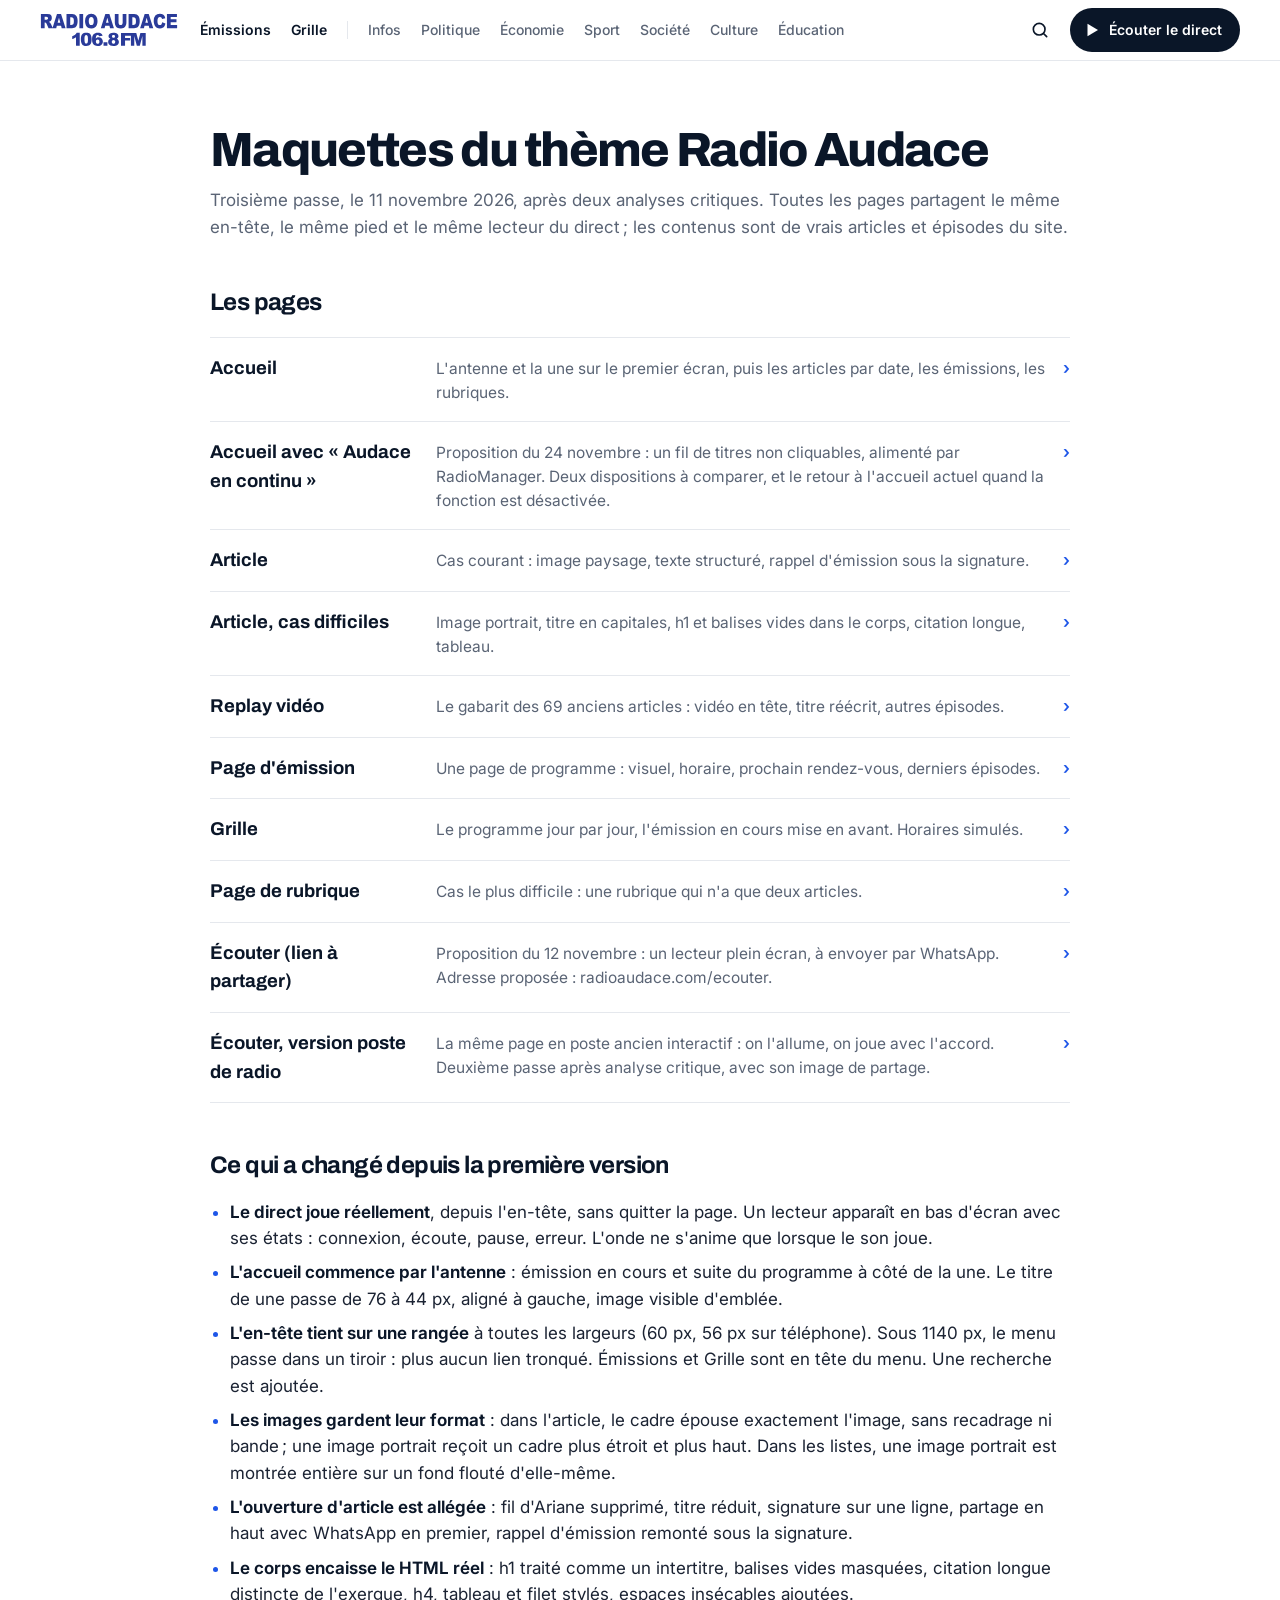
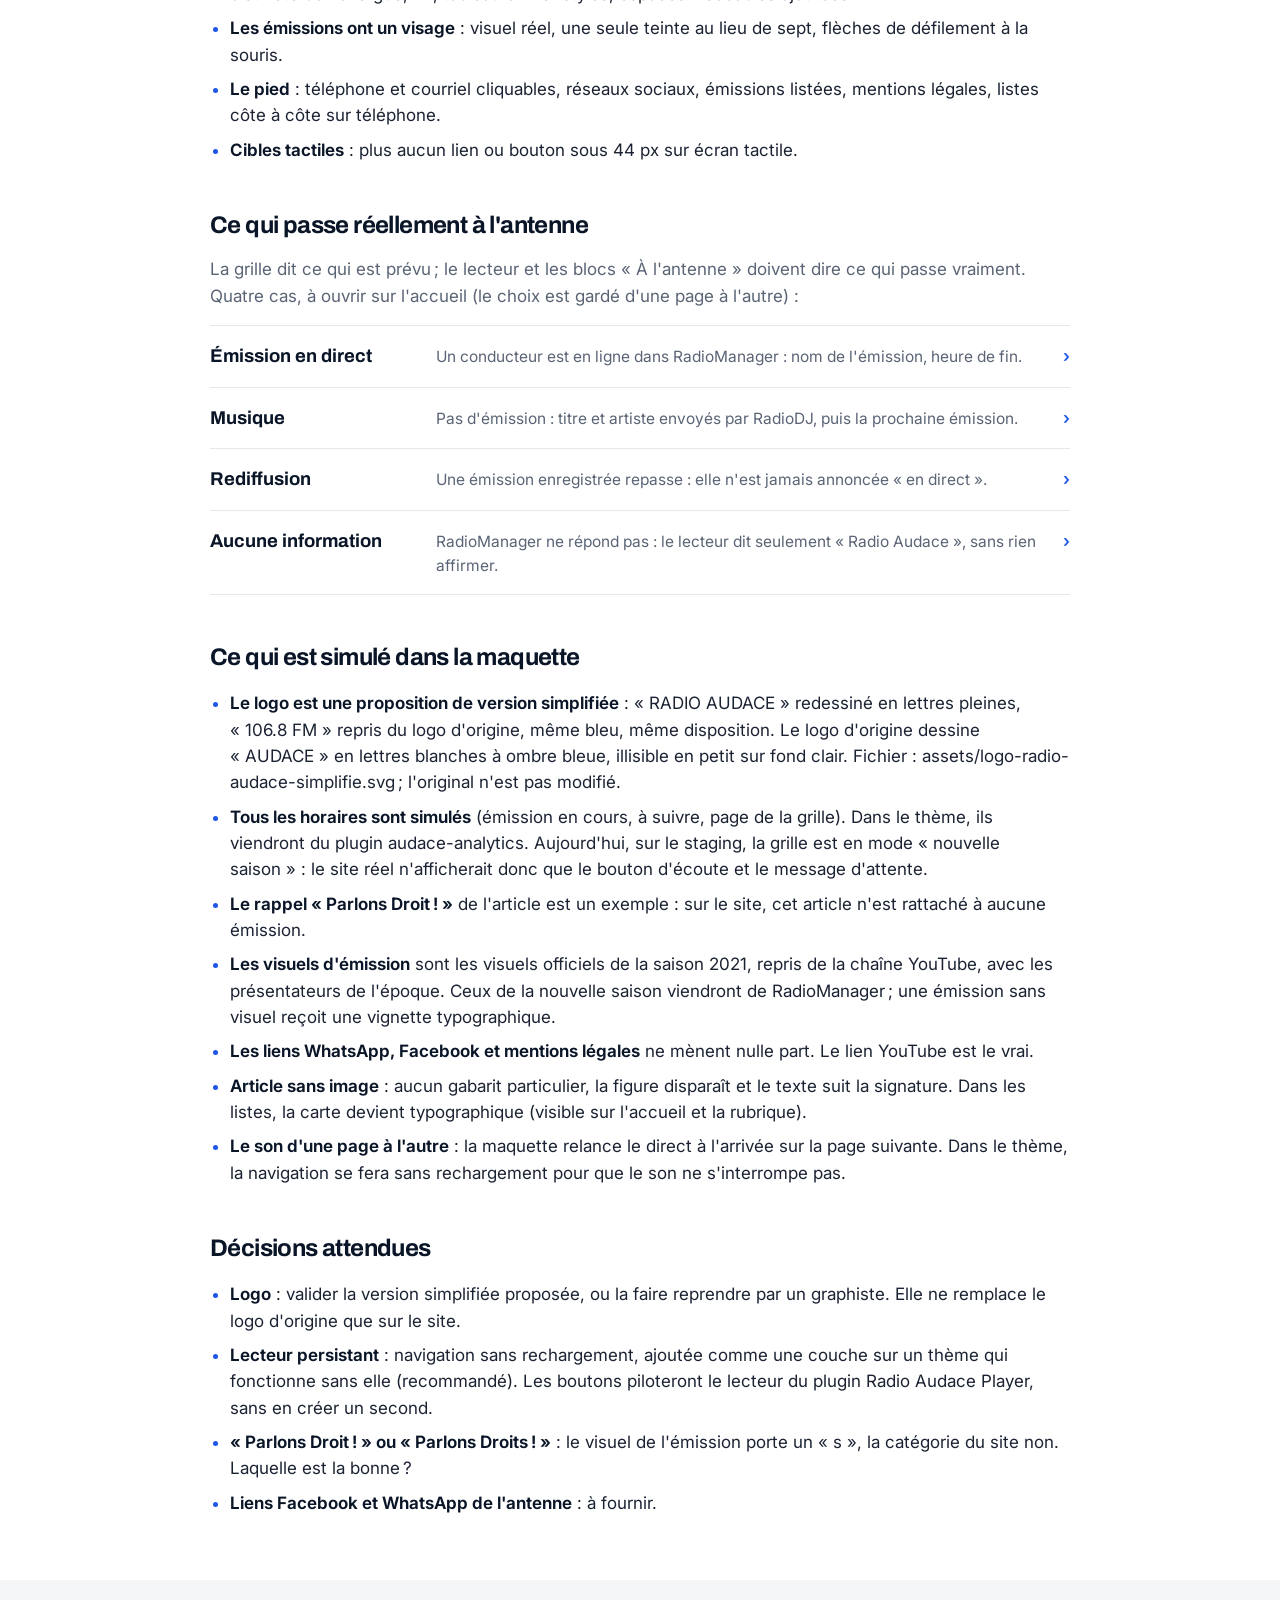
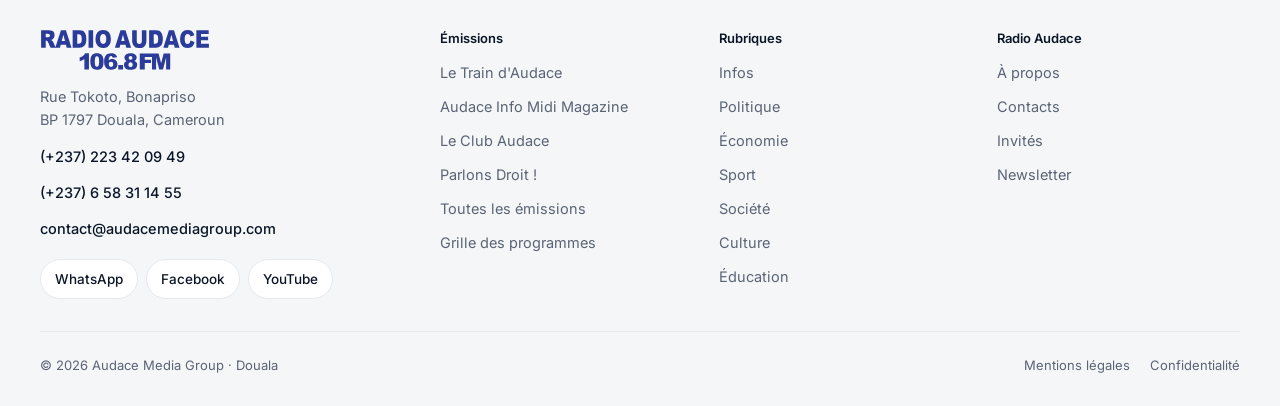
<file: design/index.html>
<!doctype html>
<html lang="fr" data-direct="arret">
<head>
<meta charset="utf-8">
<meta name="viewport" content="width=device-width, initial-scale=1">
<title>Maquettes du thème Radio Audace — sommaire</title>
<!-- Maquette : polices chargées depuis Google Fonts. Dans le thème, elles seront hébergées localement (woff2). -->
<link rel="preconnect" href="https://fonts.googleapis.com">
<link rel="preconnect" href="https://fonts.gstatic.com" crossorigin>
<link href="https://fonts.googleapis.com/css2?family=Archivo:wght@600..800&family=Inter:wght@400..700&display=swap" rel="stylesheet">
<link rel="stylesheet" href="maquette.css">
</head>
<body>
<a class="evitement" href="#contenu">Aller au contenu</a>
<header class="entete" data-courant=""></header>

<main id="contenu">
<div class="sommaire">
  <h1>Maquettes du thème Radio Audace</h1>
  <p>Troisième passe, le 11 novembre 2026, après deux analyses critiques. Toutes les pages partagent le même en-tête, le même pied et le même lecteur du direct ; les contenus sont de vrais articles et épisodes du site.</p>

  <h2>Les pages</h2>
  <ul class="pages">
    <li><a href="accueil.html"><b>Accueil</b><span>L'antenne et la une sur le premier écran, puis les articles par date, les émissions, les rubriques.</span><i>›</i></a></li>
    <li><a href="accueil-continu.html"><b>Accueil avec « Audace en continu »</b><span>Proposition du 24 novembre : un fil de titres non cliquables, alimenté par RadioManager. Deux dispositions à comparer, et le retour à l'accueil actuel quand la fonction est désactivée.</span><i>›</i></a></li>
    <li><a href="article.html"><b>Article</b><span>Cas courant : image paysage, texte structuré, rappel d'émission sous la signature.</span><i>›</i></a></li>
    <li><a href="article-cas-difficiles.html"><b>Article, cas difficiles</b><span>Image portrait, titre en capitales, h1 et balises vides dans le corps, citation longue, tableau.</span><i>›</i></a></li>
    <li><a href="replay.html"><b>Replay vidéo</b><span>Le gabarit des 69 anciens articles : vidéo en tête, titre réécrit, autres épisodes.</span><i>›</i></a></li>
    <li><a href="emission.html"><b>Page d'émission</b><span>Une page de programme : visuel, horaire, prochain rendez-vous, derniers épisodes.</span><i>›</i></a></li>
    <li><a href="grille.html"><b>Grille</b><span>Le programme jour par jour, l'émission en cours mise en avant. Horaires simulés.</span><i>›</i></a></li>
    <li><a href="rubrique.html"><b>Page de rubrique</b><span>Cas le plus difficile : une rubrique qui n'a que deux articles.</span><i>›</i></a></li>
    <li><a href="ecouter.html"><b>Écouter (lien à partager)</b><span>Proposition du 12 novembre : un lecteur plein écran, à envoyer par WhatsApp. Adresse proposée : radioaudace.com/ecouter.</span><i>›</i></a></li>
    <li><a href="ecouter-poste.html"><b>Écouter, version poste de radio</b><span>La même page en poste ancien interactif : on l'allume, on joue avec l'accord. Deuxième passe après analyse critique, avec son image de partage.</span><i>›</i></a></li>
  </ul>

  <h2>Ce qui a changé depuis la première version</h2>
  <ul class="liste">
    <li><strong>Le direct joue réellement</strong>, depuis l'en-tête, sans quitter la page. Un lecteur apparaît en bas d'écran avec ses états : connexion, écoute, pause, erreur. L'onde ne s'anime que lorsque le son joue.</li>
    <li><strong>L'accueil commence par l'antenne</strong> : émission en cours et suite du programme à côté de la une. Le titre de une passe de 76 à 44 px, aligné à gauche, image visible d'emblée.</li>
    <li><strong>L'en-tête tient sur une rangée</strong> à toutes les largeurs (60 px, 56 px sur téléphone). Sous 1140 px, le menu passe dans un tiroir : plus aucun lien tronqué. Émissions et Grille sont en tête du menu. Une recherche est ajoutée.</li>
    <li><strong>Les images gardent leur format</strong> : dans l'article, le cadre épouse exactement l'image, sans recadrage ni bande ; une image portrait reçoit un cadre plus étroit et plus haut. Dans les listes, une image portrait est montrée entière sur un fond flouté d'elle-même.</li>
    <li><strong>L'ouverture d'article est allégée</strong> : fil d'Ariane supprimé, titre réduit, signature sur une ligne, partage en haut avec WhatsApp en premier, rappel d'émission remonté sous la signature.</li>
    <li><strong>Le corps encaisse le HTML réel</strong> : h1 traité comme un intertitre, balises vides masquées, citation longue distincte de l'exergue, h4, tableau et filet stylés, espaces insécables ajoutées.</li>
    <li><strong>Les émissions ont un visage</strong> : visuel réel, une seule teinte au lieu de sept, flèches de défilement à la souris.</li>
    <li><strong>Le pied</strong> : téléphone et courriel cliquables, réseaux sociaux, émissions listées, mentions légales, listes côte à côte sur téléphone.</li>
    <li><strong>Cibles tactiles</strong> : plus aucun lien ou bouton sous 44 px sur écran tactile.</li>
  </ul>

  <h2>Ce qui passe réellement à l'antenne</h2>
  <p>La grille dit ce qui est prévu ; le lecteur et les blocs « À l'antenne » doivent dire ce qui passe vraiment. Quatre cas, à ouvrir sur l'accueil (le choix est gardé d'une page à l'autre) :</p>
  <ul class="pages">
    <li><a href="accueil.html?antenne=emission"><b>Émission en direct</b><span>Un conducteur est en ligne dans RadioManager : nom de l'émission, heure de fin.</span><i>›</i></a></li>
    <li><a href="accueil.html?antenne=musique"><b>Musique</b><span>Pas d'émission : titre et artiste envoyés par RadioDJ, puis la prochaine émission.</span><i>›</i></a></li>
    <li><a href="accueil.html?antenne=rediffusion"><b>Rediffusion</b><span>Une émission enregistrée repasse : elle n'est jamais annoncée « en direct ».</span><i>›</i></a></li>
    <li><a href="accueil.html?antenne=inconnu"><b>Aucune information</b><span>RadioManager ne répond pas : le lecteur dit seulement « Radio Audace », sans rien affirmer.</span><i>›</i></a></li>
  </ul>

  <h2>Ce qui est simulé dans la maquette</h2>
  <ul class="liste">
    <li><strong>Le logo est une proposition de version simplifiée</strong> : « RADIO AUDACE » redessiné en lettres pleines, « 106.8 FM » repris du logo d'origine, même bleu, même disposition. Le logo d'origine dessine « AUDACE » en lettres blanches à ombre bleue, illisible en petit sur fond clair. Fichier : assets/logo-radio-audace-simplifie.svg ; l'original n'est pas modifié.</li>
    <li><strong>Tous les horaires sont simulés</strong> (émission en cours, à suivre, page de la grille). Dans le thème, ils viendront du plugin audace-analytics. Aujourd'hui, sur le staging, la grille est en mode « nouvelle saison » : le site réel n'afficherait donc que le bouton d'écoute et le message d'attente.</li>
    <li><strong>Le rappel « Parlons Droit ! »</strong> de l'article est un exemple : sur le site, cet article n'est rattaché à aucune émission.</li>
    <li><strong>Les visuels d'émission</strong> sont les visuels officiels de la saison 2021, repris de la chaîne YouTube, avec les présentateurs de l'époque. Ceux de la nouvelle saison viendront de RadioManager ; une émission sans visuel reçoit une vignette typographique.</li>
    <li><strong>Les liens WhatsApp, Facebook et mentions légales</strong> ne mènent nulle part. Le lien YouTube est le vrai.</li>
    <li><strong>Article sans image</strong> : aucun gabarit particulier, la figure disparaît et le texte suit la signature. Dans les listes, la carte devient typographique (visible sur l'accueil et la rubrique).</li>
    <li><strong>Le son d'une page à l'autre</strong> : la maquette relance le direct à l'arrivée sur la page suivante. Dans le thème, la navigation se fera sans rechargement pour que le son ne s'interrompe pas.</li>
  </ul>

  <h2>Décisions attendues</h2>
  <ul class="liste">
    <li><strong>Logo</strong> : valider la version simplifiée proposée, ou la faire reprendre par un graphiste. Elle ne remplace le logo d'origine que sur le site.</li>
    <li><strong>Lecteur persistant</strong> : navigation sans rechargement, ajoutée comme une couche sur un thème qui fonctionne sans elle (recommandé). Les boutons piloteront le lecteur du plugin Radio Audace Player, sans en créer un second.</li>
    <li><strong>« Parlons Droit ! » ou « Parlons Droits ! »</strong> : le visuel de l'émission porte un « s », la catégorie du site non. Laquelle est la bonne ?</li>
    <li><strong>Liens Facebook et WhatsApp de l'antenne</strong> : à fournir.</li>
  </ul>
</div>
</main>

<footer class="pied"></footer>

<script src="maquette.js"></script>
</body>
</html>
</file>
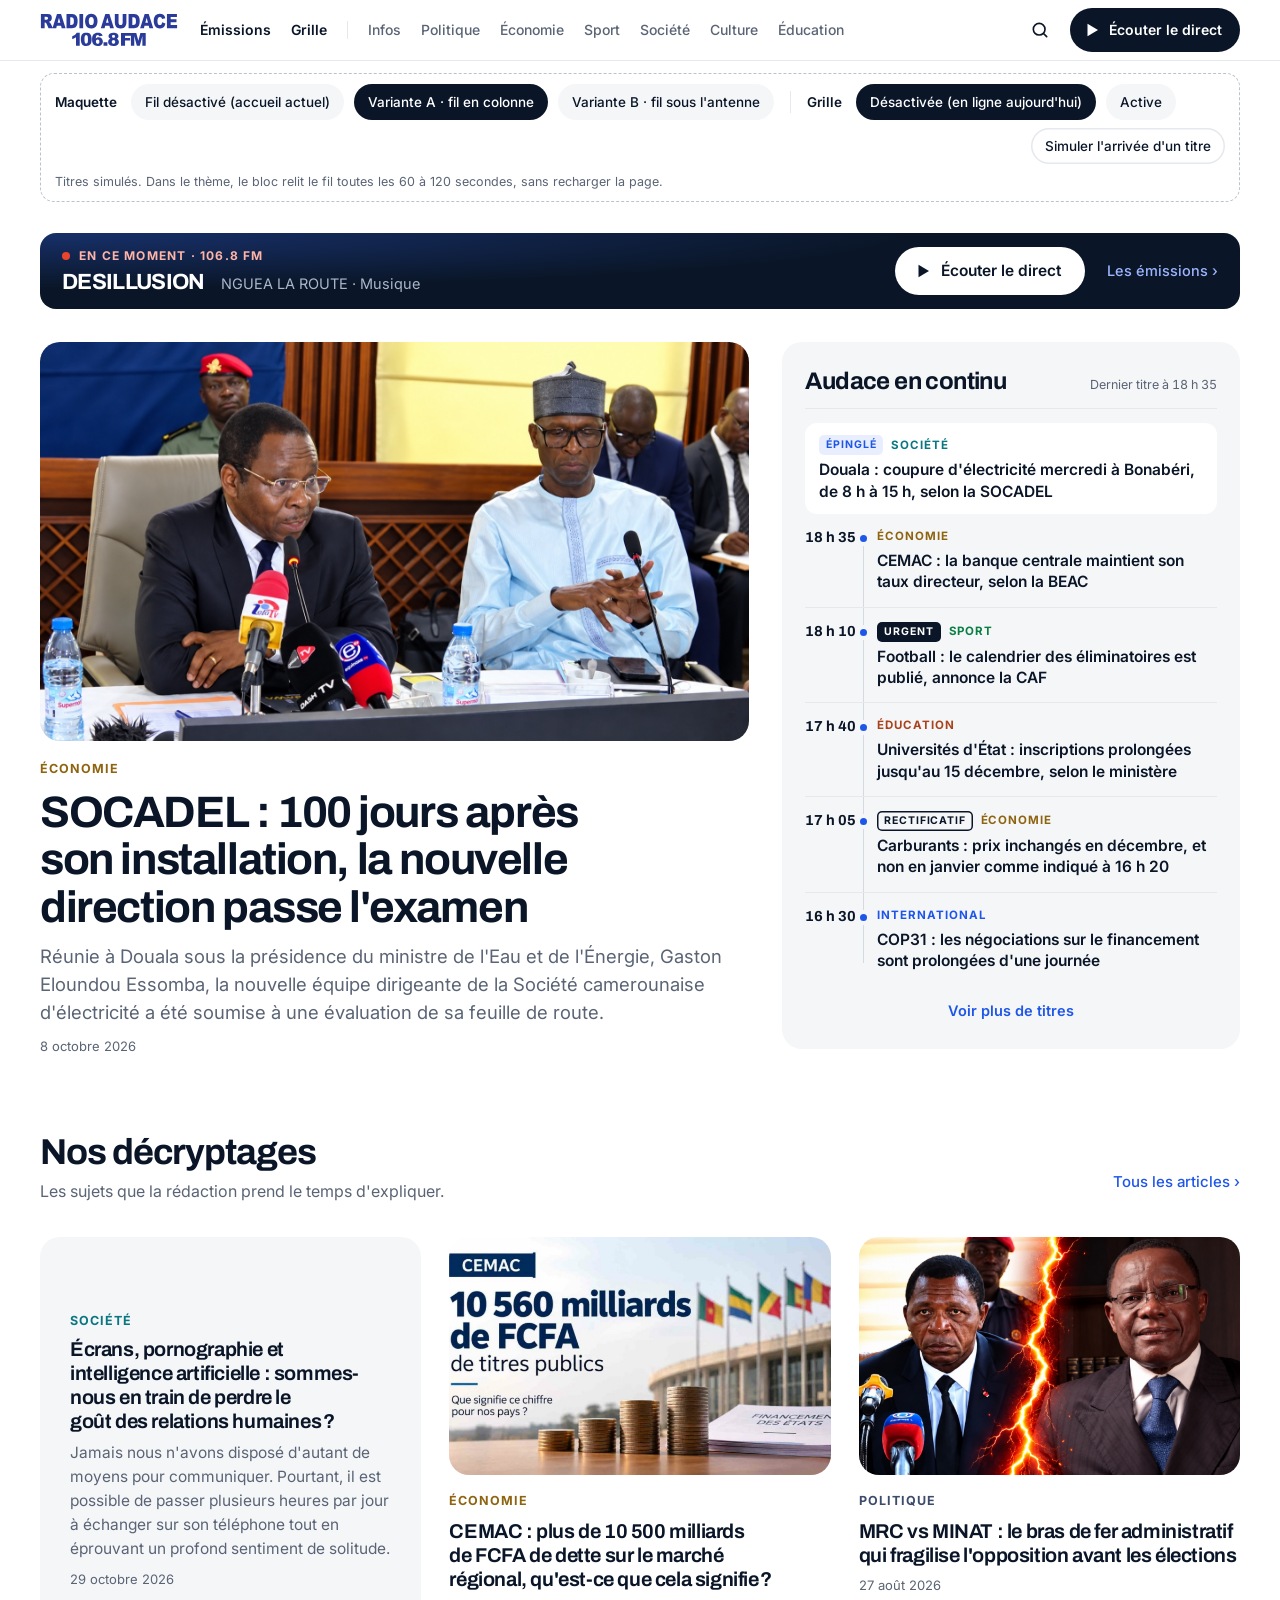
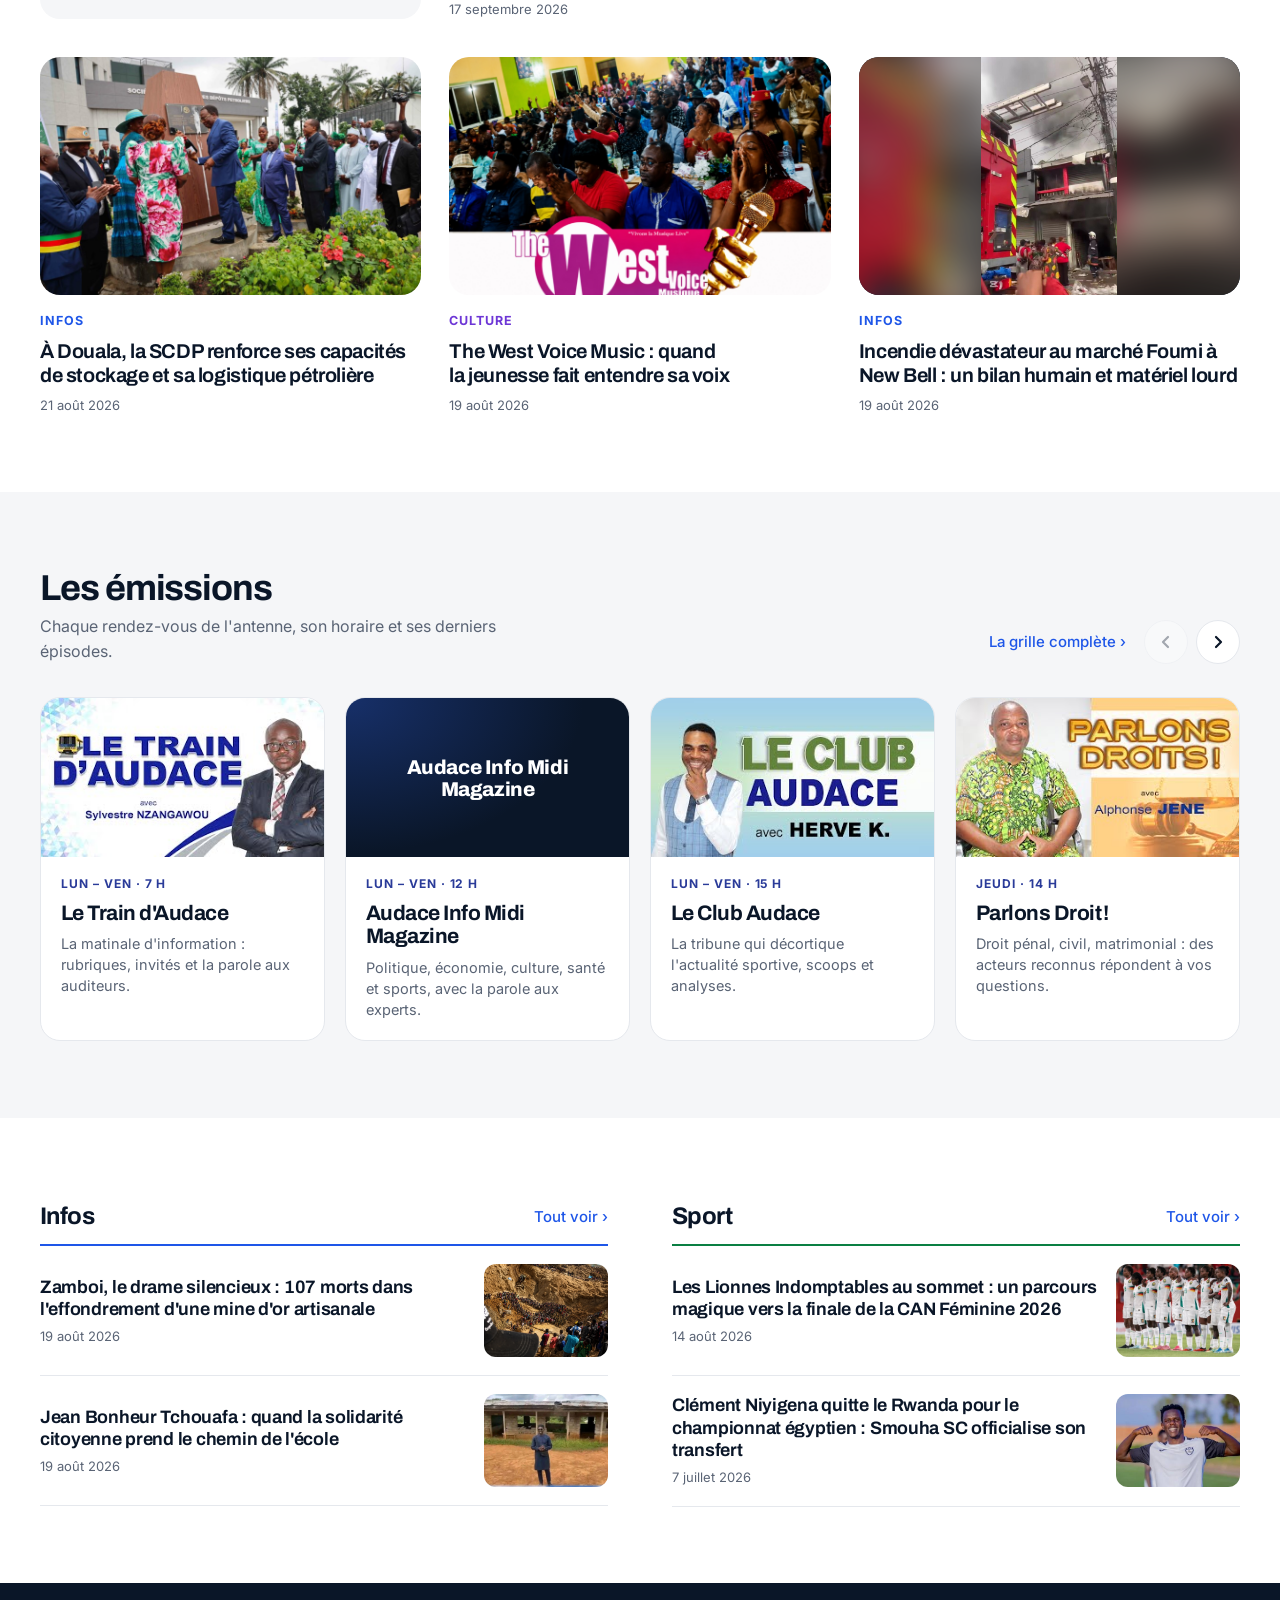
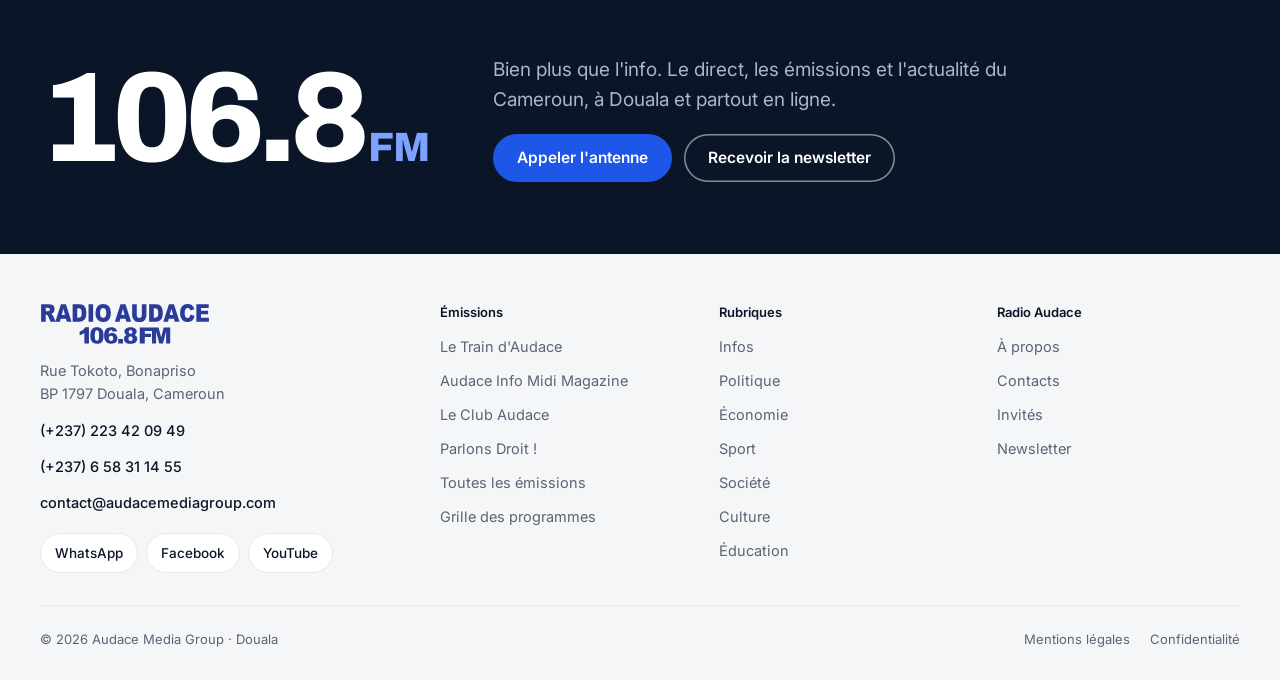
<file: design/accueil-continu.html>
<!doctype html>
<html lang="fr" data-direct="arret" data-fil="a" data-grille="off">
<head>
<meta charset="utf-8">
<meta name="viewport" content="width=device-width, initial-scale=1">
<title>Radio Audace 106.8 FM — Maquette de l'accueil avec « Audace en continu »</title>
<!-- Maquette : polices chargées depuis Google Fonts. Dans le thème, elles seront hébergées localement (woff2). -->
<link rel="preconnect" href="https://fonts.googleapis.com">
<link rel="preconnect" href="https://fonts.gstatic.com" crossorigin>
<link href="https://fonts.googleapis.com/css2?family=Archivo:wght@600..800&family=Inter:wght@400..700&display=swap" rel="stylesheet">
<link rel="stylesheet" href="maquette.css">
<link rel="stylesheet" href="continu.css">
</head>
<body>
<a class="evitement" href="#contenu">Aller au contenu</a>
<header class="entete" data-courant="accueil"></header>

<main id="contenu">
<h1 class="sr">Radio Audace 106.8 FM — le direct et l'actualité du Cameroun</h1>


  <!-- Barre d'outils de la maquette : n'existe pas dans le thème. Elle joue le rôle de l'interrupteur de RadioManager (Paramètres → Social). -->
  <div class="outil" role="navigation" aria-label="Variantes de la maquette">
    <b>Maquette</b>
    <a href="?fil=off" data-fil-lien="off">Fil désactivé (accueil actuel)</a>
    <a href="?fil=a" data-fil-lien="a">Variante A · fil en colonne</a>
    <a href="?fil=b" data-fil-lien="b">Variante B · fil sous l'antenne</a>
    <span class="sep" aria-hidden="true"></span>
    <b>Grille</b>
    <a href="?grille=off" data-grille-lien="off">Désactivée (en ligne aujourd'hui)</a>
    <a href="?grille=on" data-grille-lien="on">Active</a>
    <button type="button" data-fil-simuler>Simuler l'arrivée d'un titre</button>
    <span class="note">Titres simulés. Dans le thème, le bloc relit le fil toutes les 60 à 120 secondes, sans recharger la page.</span>
  </div>

  <!-- Premier écran : l'antenne (ce qui change toutes les heures) à côté de la une.
       Règle de la une : le dernier article publié ayant une image ; un article « épinglé » dans WordPress passe devant.
       Personne n'a besoin d'ouvrir l'éditeur. -->
  <section class="ouverture cadre" aria-label="À la une, à l'antenne et en continu">
    <a class="une" href="article.html">
      <figure class="vignette"><img src="assets/article-2039.jpg" alt="Le ministre de l'Eau et de l'Énergie s'exprime devant les micros, à Douala" width="1600" height="900" fetchpriority="high"></figure>
      <span class="rubrique economie">Économie</span>
      <h2 class="titre">SOCADEL : 100 jours après son installation, la nouvelle direction passe l'examen</h2>
      <p class="chapeau">Réunie à Douala sous la présidence du ministre de l'Eau et de l'Énergie, Gaston Eloundou Essomba, la nouvelle équipe dirigeante de la Société camerounaise d'électricité a été soumise à une évaluation de sa feuille de route.</p>
      <time class="date" datetime="2026-10-08">8 octobre 2026</time>
    </a>

    <!-- À l'antenne : piloté par la grille d'audace-analytics. Sans le plugin, le bloc n'affiche que « Radio Audace en direct » et le bouton. -->
    <aside class="antenne" id="antenne" aria-label="À l'antenne">
      <div class="bloc">
        <span class="etiquette"><span class="pastille"></span>En direct · 106.8 FM</span>
        <h2>Audace Info Midi Magazine</h2>
        <p class="quoi">Jusqu'à 13 h 30</p>
        <p class="desc">Politique, économie, culture, santé et sports, avec la parole aux experts.</p>
      </div>
      <!-- Variante A, grille active seulement : la prochaine émission, annoncée comme « prévue » (la grille ne garantit pas l'antenne).
           Grille désactivée (état du site aujourd'hui) : cette ligne n'est pas rendue. -->
      <p class="ensuite"><span>Prévu à 15 h</span><b>Le Club Audace</b></p>
      <div class="commandes">
        <button class="lecture" type="button" data-direct-btn><span class="ico"></span><span class="libelle"></span></button>
        <div class="onde" aria-hidden="true"><i></i><i></i><i></i><i></i><i></i><i></i><i></i><i></i><i></i><i></i></div>
      </div>
      <ul class="suite">
        <li class="titre">À suivre</li>
        <li><time>15 h</time><div><b>Le Club Audace</b><span>L'actualité sportive au quotidien</span></div></li>
        <li><time>17 h</time><div><b>La Discothèque de Papa</b><span>Les hits 1980-2000</span></div></li>
        <li><time>7 h</time><div><b>Le Train d'Audace</b><span>Demain · la matinale d'information</span></div></li>
        <li><time>14 h</time><div><b>Parlons Droit !</b><span>Demain · vos droits, expliqués</span></div></li>
      </ul>
      <a class="vers-grille" href="grille.html">Toute la grille</a>
    </aside>

    <!-- Audace en continu : des titres, pas des articles. Rien n'est cliquable, il n'y a ni page ni archive derrière.
         Les titres viennent de RadioManager par la route relais du thème. Fonction désactivée, fil vide ou trop ancien :
         ce bloc n'est pas rendu et l'ouverture reprend la disposition par défaut. -->
    <aside class="continu" id="continu" aria-labelledby="continu-titre">
      <div class="continu-tete">
        <h2 id="continu-titre">Audace en continu</h2>
        <span class="maj" data-fil-maj>Dernier titre à 18 h 35</span>
      </div>
      <!-- Titre épinglé par la rédaction : hors de la frise, pour ne pas casser l'ordre des heures. Un seul à la fois. -->
      <div class="epingle-fil"><div class="meta"><span class="pastille-fil epingle">Épinglé</span><span class="rubrique societe">Société</span></div><p>Douala : coupure d'électricité mercredi à Bonabéri, de 8 h à 15 h, selon la SOCADEL</p></div>
      <!-- Titres : 110 caractères au plus, attribution courte. Les lecteurs d'écran n'entendent que le titre ajouté (aria-relevant="additions"). -->
      <ol class="fil" data-fil-liste aria-live="polite" aria-relevant="additions">
        <li><time datetime="2026-11-24T18:35">18 h 35</time><div><div class="meta"><span class="rubrique economie">Économie</span></div><p>CEMAC : la banque centrale maintient son taux directeur, selon la BEAC</p></div></li>
        <li><time datetime="2026-11-24T18:10">18 h 10</time><div><div class="meta"><span class="pastille-fil urgent">Urgent</span><span class="rubrique sport">Sport</span></div><p>Football : le calendrier des éliminatoires est publié, annonce la CAF</p></div></li>
        <li><time datetime="2026-11-24T17:40">17 h 40</time><div><div class="meta"><span class="rubrique education">Éducation</span></div><p>Universités d'État : inscriptions prolongées jusqu'au 15 décembre, selon le ministère</p></div></li>
        <li><time datetime="2026-11-24T17:05">17 h 05</time><div><div class="meta"><span class="pastille-fil rectificatif">Rectificatif</span><span class="rubrique economie">Économie</span></div><p>Carburants : prix inchangés en décembre, et non en janvier comme indiqué à 16 h 20</p></div></li>
        <li><time datetime="2026-11-24T16:30">16 h 30</time><div><div class="meta"><span class="rubrique infos">International</span></div><p>COP31 : les négociations sur le financement sont prolongées d'une journée</p></div></li>
        <li class="jour">Hier</li>
        <li><time datetime="2026-11-23T22:40">22 h 40</time><div><div class="meta"><span class="rubrique culture">Culture</span></div><p>Douala : le Salon du livre jeunesse ouvre jeudi à Bonanjo</p></div></li>
        <li><time datetime="2026-11-23T21:15">21 h 15</time><div><div class="meta"><span class="rubrique sport">Sport</span></div><p>Basket : la finale du championnat se jouera samedi à Yaoundé, selon la fédération</p></div></li>
      </ol>
      <button class="plus" type="button" data-fil-plus aria-expanded="false">Voir plus de titres</button>
    </aside>
  </section>

  <!-- Articles : strictement par date, le plus récent d'abord. Dates discrètes : le site publie environ trois articles par mois. -->
  <section class="section">
    <div class="cadre">
      <div class="section-tete">
        <div><h2>Nos décryptages</h2><p>Les sujets que la rédaction prend le temps d'expliquer.</p></div>
        <a class="lien" href="rubrique.html">Tous les articles</a>
      </div>
      <div class="grille trois">
        <a class="carte sans-image apparait" href="article.html">
          <span class="rubrique societe">Société</span>
          <h3>Écrans, pornographie et intelligence artificielle : sommes-nous en train de perdre le goût des relations humaines ?</h3>
          <p>Jamais nous n'avons disposé d'autant de moyens pour communiquer. Pourtant, il est possible de passer plusieurs heures par jour à échanger sur son téléphone tout en éprouvant un profond sentiment de solitude.</p>
          <time class="date" datetime="2026-10-29">29 octobre 2026</time>
        </a>
        <a class="carte apparait" href="article.html">
          <figure class="vignette"><img src="assets/article-2037.jpg" alt="" loading="lazy" width="1600" height="900"></figure>
          <span class="rubrique economie">Économie</span>
          <h3>CEMAC : plus de 10 500 milliards de FCFA de dette sur le marché régional, qu'est-ce que cela signifie ?</h3>
          <time class="date" datetime="2026-09-17">17 septembre 2026</time>
        </a>
        <a class="carte apparait" href="article.html">
          <figure class="vignette"><img src="assets/article-2033.jpg" alt="" loading="lazy" width="1600" height="900"></figure>
          <span class="rubrique politique">Politique</span>
          <h3>MRC vs MINAT : le bras de fer administratif qui fragilise l'opposition avant les élections</h3>
          <time class="date" datetime="2026-08-27">27 août 2026</time>
        </a>
        <a class="carte apparait" href="article.html">
          <figure class="vignette"><img src="assets/article-2031.jpg" alt="" loading="lazy" width="1600" height="1067"></figure>
          <span class="rubrique infos">Infos</span>
          <h3>À Douala, la SCDP renforce ses capacités de stockage et sa logistique pétrolière</h3>
          <time class="date" datetime="2026-08-21">21 août 2026</time>
        </a>
        <a class="carte apparait" href="article.html">
          <figure class="vignette"><img src="assets/article-2026.jpg" alt="" loading="lazy" width="1600" height="1022"></figure>
          <span class="rubrique culture">Culture</span>
          <h3>The West Voice Music : quand la jeunesse fait entendre sa voix</h3>
          <time class="date" datetime="2026-08-19">19 août 2026</time>
        </a>
        <a class="carte apparait" href="article-cas-difficiles.html">
          <figure class="vignette entiere" style="--img:url(assets/article-2024.jpg)"><img src="assets/article-2024.jpg" alt="" loading="lazy" width="912" height="1600"></figure>
          <span class="rubrique infos">Infos</span>
          <h3>Incendie dévastateur au marché Foumi à New Bell : un bilan humain et matériel lourd</h3>
          <time class="date" datetime="2026-08-19">19 août 2026</time>
        </a>
      </div>
    </div>
  </section>

  <!-- Les émissions : des programmes, avec un visuel (fourni par audace-analytics ; ici, images d'épisodes réels). -->
  <section class="section papier" id="emissions">
    <div class="cadre">
      <div class="section-tete">
        <div><h2>Les émissions</h2><p>Chaque rendez-vous de l'antenne, son horaire et ses derniers épisodes.</p></div>
        <div class="droite"><a class="lien" href="grille.html">La grille complète</a><div class="fleches"><button type="button" aria-label="Émissions précédentes"></button><button type="button" aria-label="Émissions suivantes"></button></div></div>
      </div>
      <div class="defile"><div class="emissions">
        <a class="emission" href="emission.html"><figure class="vignette"><img src="assets/yt-SGuig8sZzOk.jpg" alt="" loading="lazy" width="320" height="180"></figure><div class="txt"><span class="quand">Lun – Ven · 7 h</span><h3>Le Train d'Audace</h3><p>La matinale d'information : rubriques, invités et la parole aux auditeurs.</p></div></a>
        <a class="emission" href="emission.html"><div class="vignette sans-visuel" aria-hidden="true">Audace Info Midi Magazine</div><div class="txt"><span class="quand">Lun – Ven · 12 h</span><h3>Audace Info Midi Magazine</h3><p>Politique, économie, culture, santé et sports, avec la parole aux experts.</p></div></a>
        <a class="emission" href="emission.html"><figure class="vignette"><img src="assets/yt-XF_svVTummI.jpg" alt="" loading="lazy" width="320" height="180"></figure><div class="txt"><span class="quand">Lun – Ven · 15 h</span><h3>Le Club Audace</h3><p>La tribune qui décortique l'actualité sportive, scoops et analyses.</p></div></a>
        <a class="emission" href="emission.html"><figure class="vignette"><img src="assets/yt-fqQl-u6G9Qc.jpg" alt="" loading="lazy" width="320" height="180"></figure><div class="txt"><span class="quand">Jeudi · 14 h</span><h3>Parlons Droit !</h3><p>Droit pénal, civil, matrimonial : des acteurs reconnus répondent à vos questions.</p></div></a>
        <a class="emission" href="emission.html"><figure class="vignette"><img src="assets/yt-4SZJ4qBOlyY.jpg" alt="" loading="lazy" width="320" height="180"></figure><div class="txt"><span class="quand">Mercredi · 10 h</span><h3>Santé Magazine</h3><p>Santé et bien-être, avec les spécialistes qui répondent aux préoccupations.</p></div></a>
        <a class="emission" href="emission.html"><figure class="vignette"><img src="assets/visuel-femmes-daudace.jpg" alt="" loading="lazy" width="320" height="180"></figure><div class="txt"><span class="quand">Samedi · 10 h</span><h3>Femmes d'Audace</h3><p>Une tribune de promotion des compétences et du leadership au féminin.</p></div></a>
        <a class="emission" href="emission.html"><figure class="vignette"><img src="assets/yt-psqWAWfNOYo.jpg" alt="" loading="lazy" width="320" height="180"></figure><div class="txt"><span class="quand">Samedi · 12 h</span><h3>Bold Génération</h3><p>La vitrine du savoir-faire jeune et du patrimoine culturel camerounais.</p></div></a>
      </div></div>
    </div>
  </section>

  <!-- Les rubriques : une colonne par rubrique ayant au moins deux articles non affichés plus haut ; jamais complétée par une autre rubrique. -->
  <section class="section">
    <div class="cadre duo">
      <div class="colonne infos">
        <h2 class="tete">Infos <a class="lien" href="#">Tout voir</a></h2>
        <a class="ligne" href="article.html">
          <div><h3>Zamboi, le drame silencieux : 107 morts dans l'effondrement d'une mine d'or artisanale</h3><time class="date" datetime="2026-08-19">19 août 2026</time></div>
          <figure class="vignette"><img src="assets/article-2022.jpg" alt="" loading="lazy" width="1600" height="1536"></figure>
        </a>
        <a class="ligne" href="article.html">
          <div><h3>Jean Bonheur Tchouafa : quand la solidarité citoyenne prend le chemin de l'école</h3><time class="date" datetime="2026-08-19">19 août 2026</time></div>
          <figure class="vignette"><img src="assets/article-2029.jpg" alt="" loading="lazy" width="1600" height="1016"></figure>
        </a>
      </div>
      <div class="colonne sport">
        <h2 class="tete">Sport <a class="lien" href="#">Tout voir</a></h2>
        <a class="ligne" href="article.html">
          <div><h3>Les Lionnes Indomptables au sommet : un parcours magique vers la finale de la CAN Féminine 2026</h3><time class="date" datetime="2026-08-14">14 août 2026</time></div>
          <figure class="vignette"><img src="assets/article-2013.jpg" alt="" loading="lazy" width="1600" height="1015"></figure>
        </a>
        <a class="ligne" href="article.html">
          <div><h3>Clément Niyigena quitte le Rwanda pour le championnat égyptien : Smouha SC officialise son transfert</h3><time class="date" datetime="2026-07-07">7 juillet 2026</time></div>
          <figure class="vignette"><img src="assets/article-1993.jpg" alt="" loading="lazy" width="1600" height="1600"></figure>
        </a>
      </div>
    </div>
  </section>

  <section class="frequence">
    <div class="cadre apparait">
      <div class="chiffre">106.8<small>FM</small></div>
      <div>
        <p>Bien plus que l'info. Le direct, les émissions et l'actualité du Cameroun, à Douala et partout en ligne.</p>
        <div class="boutons">
          <a class="bouton" href="tel:+237223420949">Appeler l'antenne</a>
          <a class="bouton clair" href="#">Recevoir la newsletter</a>
        </div>
      </div>
    </div>
  </section>
</main>

<footer class="pied"></footer>

<script src="maquette.js"></script>
<script>
// Maquette du fil : choix de la variante (?fil=off|a|b), « voir plus » sur téléphone, arrivée simulée d'un titre.
(() => {
  const racine = document.documentElement;
  const choix = new URLSearchParams(location.search).get('fil');
  if (['off', 'a', 'b'].includes(choix)) racine.dataset.fil = choix;
  document.querySelectorAll('[data-fil-lien]').forEach((a) => a.setAttribute('aria-current', String(a.dataset.filLien === racine.dataset.fil)));

  // État de la grille (?grille=off|on). « off » est l'état du site aujourd'hui : mode « relance » d'Audace Analytics.
  const params = new URLSearchParams(location.search);
  let fil = racine.dataset.fil, grille = params.get('grille');
  try {
    if (['off', 'a', 'b'].includes(choix)) sessionStorage.setItem('fil', choix); else fil = sessionStorage.getItem('fil') || fil;
    if (['off', 'on'].includes(grille)) sessionStorage.setItem('grille', grille); else grille = sessionStorage.getItem('grille');
  } catch (e) { /* aperçu local */ }
  racine.dataset.fil = fil;
  racine.dataset.grille = grille === 'on' ? 'on' : 'off';
  document.querySelectorAll('[data-fil-lien]').forEach((a) => a.setAttribute('aria-current', String(a.dataset.filLien === racine.dataset.fil)));
  document.querySelectorAll('[data-grille-lien]').forEach((a) => a.setAttribute('aria-current', String(a.dataset.grilleLien === racine.dataset.grille)));

  if (racine.dataset.grille === 'off') {
    // Sans grille, le thème n'annonce rien : il dit ce qui passe réellement (ici un titre diffusé par RadioDJ),
    // sans heure de fin ni prochaine émission, et présente les émissions à la place de « À suivre ».
    const antenne = document.getElementById('antenne');
    if (!params.get('antenne')) {
      antenne.querySelector('.etiquette').innerHTML = '<span class="pastille"></span>En ce moment · 106.8 FM';
      antenne.querySelector('h2').textContent = 'DESILLUSION';
      antenne.querySelector('.quoi').textContent = 'NGUEA LA ROUTE · Musique';
    }
    antenne.querySelector('.desc').hidden = true;
    antenne.querySelector('.ensuite').remove();
    antenne.querySelector('.suite').innerHTML = `<li class="titre">Les émissions</li>
      <li><div><b>Le Train d'Audace</b><span>La matinale d'information</span></div></li>
      <li><div><b>Audace Info Midi Magazine</b><span>L'actualité de la mi-journée</span></div></li>
      <li><div><b>Le Club Audace</b><span>L'actualité sportive au quotidien</span></div></li>
      <li><div><b>Parlons Droit !</b><span>Vos droits, expliqués</span></div></li>`;
    const lien = antenne.querySelector('.vers-grille');
    lien.textContent = 'Les émissions'; lien.href = 'emission.html';
  }

  const bloc = document.getElementById('continu');
  const plus = bloc.querySelector('[data-fil-plus]');
  plus.addEventListener('click', () => {
    const ouvert = bloc.classList.toggle('ouvert');
    plus.setAttribute('aria-expanded', String(ouvert));
    plus.textContent = ouvert ? 'Voir moins de titres' : 'Voir plus de titres';
  });

  const ARRIVEES = [
    ['sport', 'Sport', 'Volley : les Lionnes se qualifient pour la demi-finale du tournoi de Yaoundé, selon la fédération'],
    ['societe', 'Société', 'Météo : de fortes pluies attendues cette nuit sur le Littoral, selon la direction de la météorologie'],
    ['economie', 'Économie', 'Port de Douala : le trafic conteneurs progresse au troisième trimestre, selon l\u2019autorité portuaire'],
  ];
  let n = 0;
  document.querySelector('[data-fil-simuler]').addEventListener('click', () => {
    const [classe, nom, titre] = ARRIVEES[n++ % ARRIVEES.length];
    const h = new Date();
    const heure = `${h.getHours()} h ${String(h.getMinutes()).padStart(2, '0')}`;
    const li = document.createElement('li');
    li.className = 'nouveau';
    li.innerHTML = `<time>${heure}</time><div><div class="meta"><span class="rubrique ${classe}">${nom}</span></div><p>${titre}</p></div>`;
    // Seul le nouveau titre est inséré : la liste n'est jamais reconstruite.
    const liste = bloc.querySelector('[data-fil-liste]');
    liste.insertBefore(li, liste.firstChild);
    bloc.querySelector('[data-fil-maj]').textContent = `Dernier titre à ${heure}`;
  });
})();
</script>
</body>
</html>
</file>
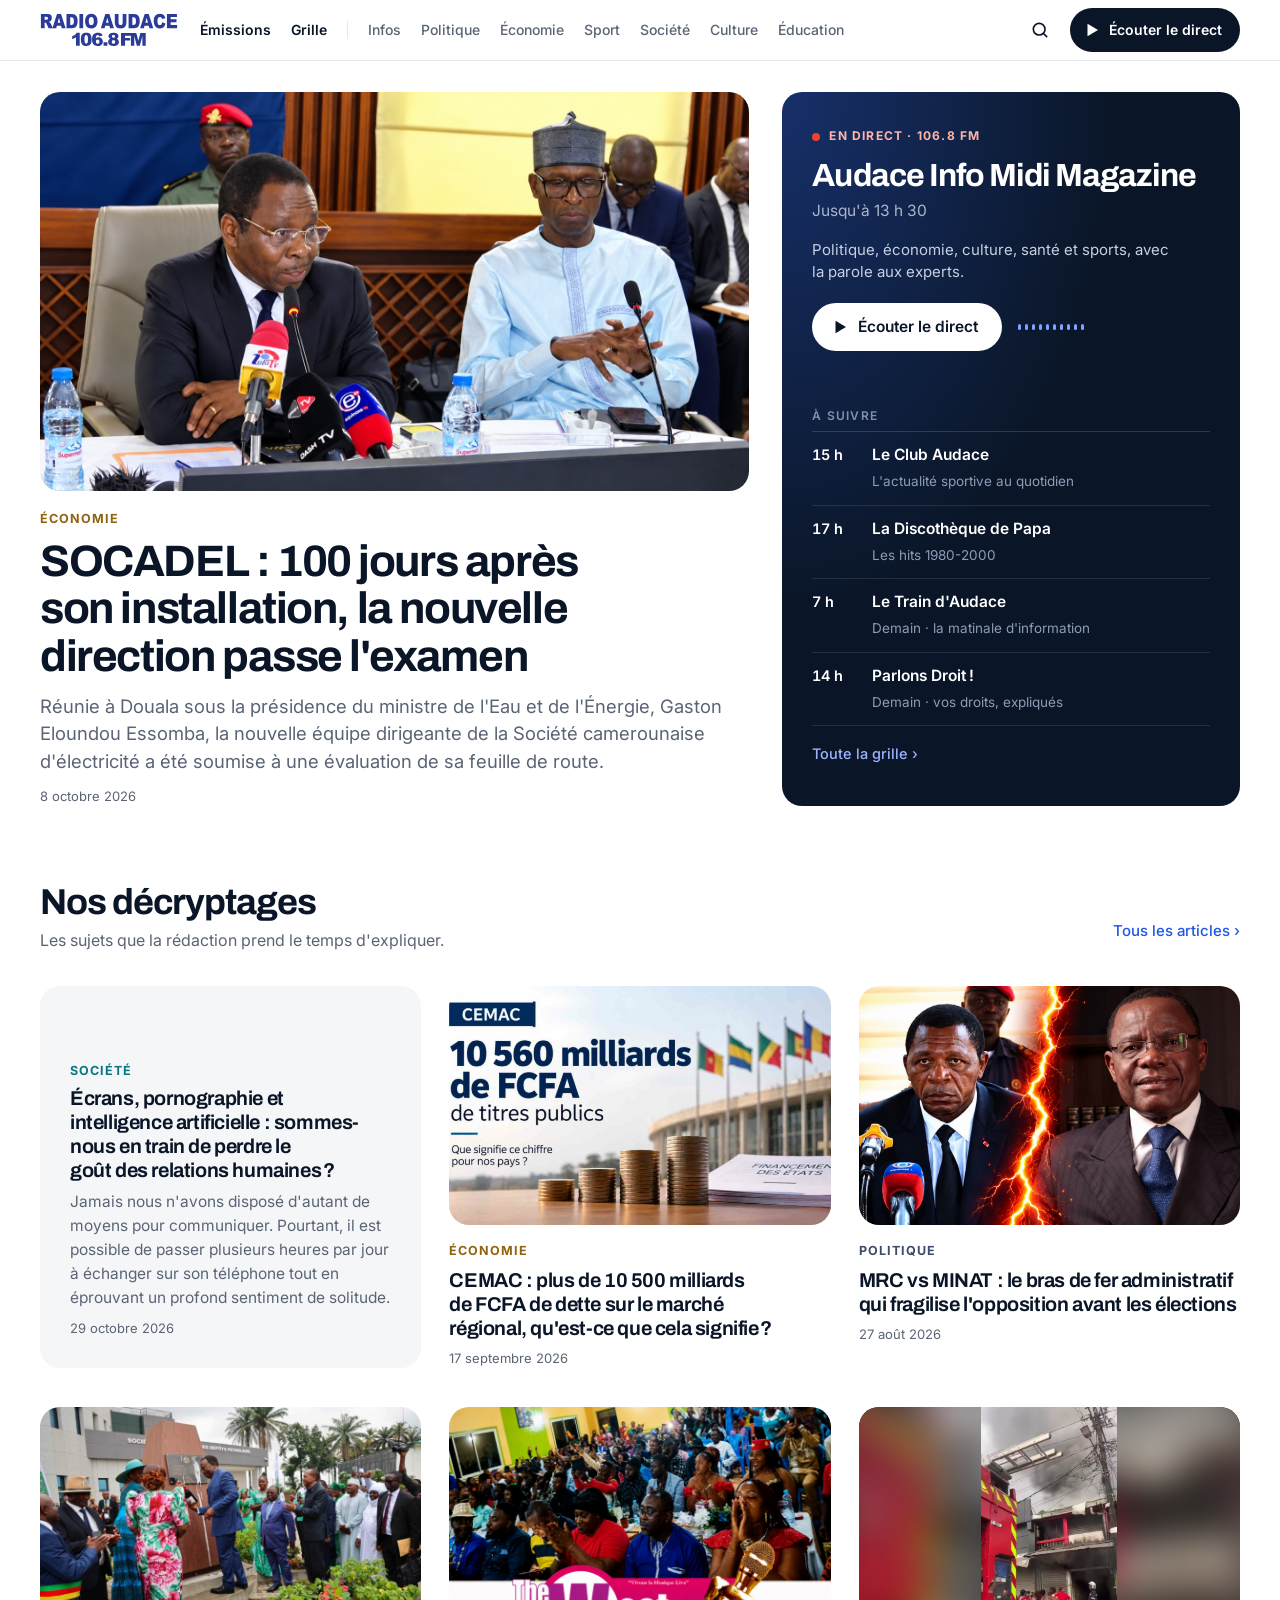
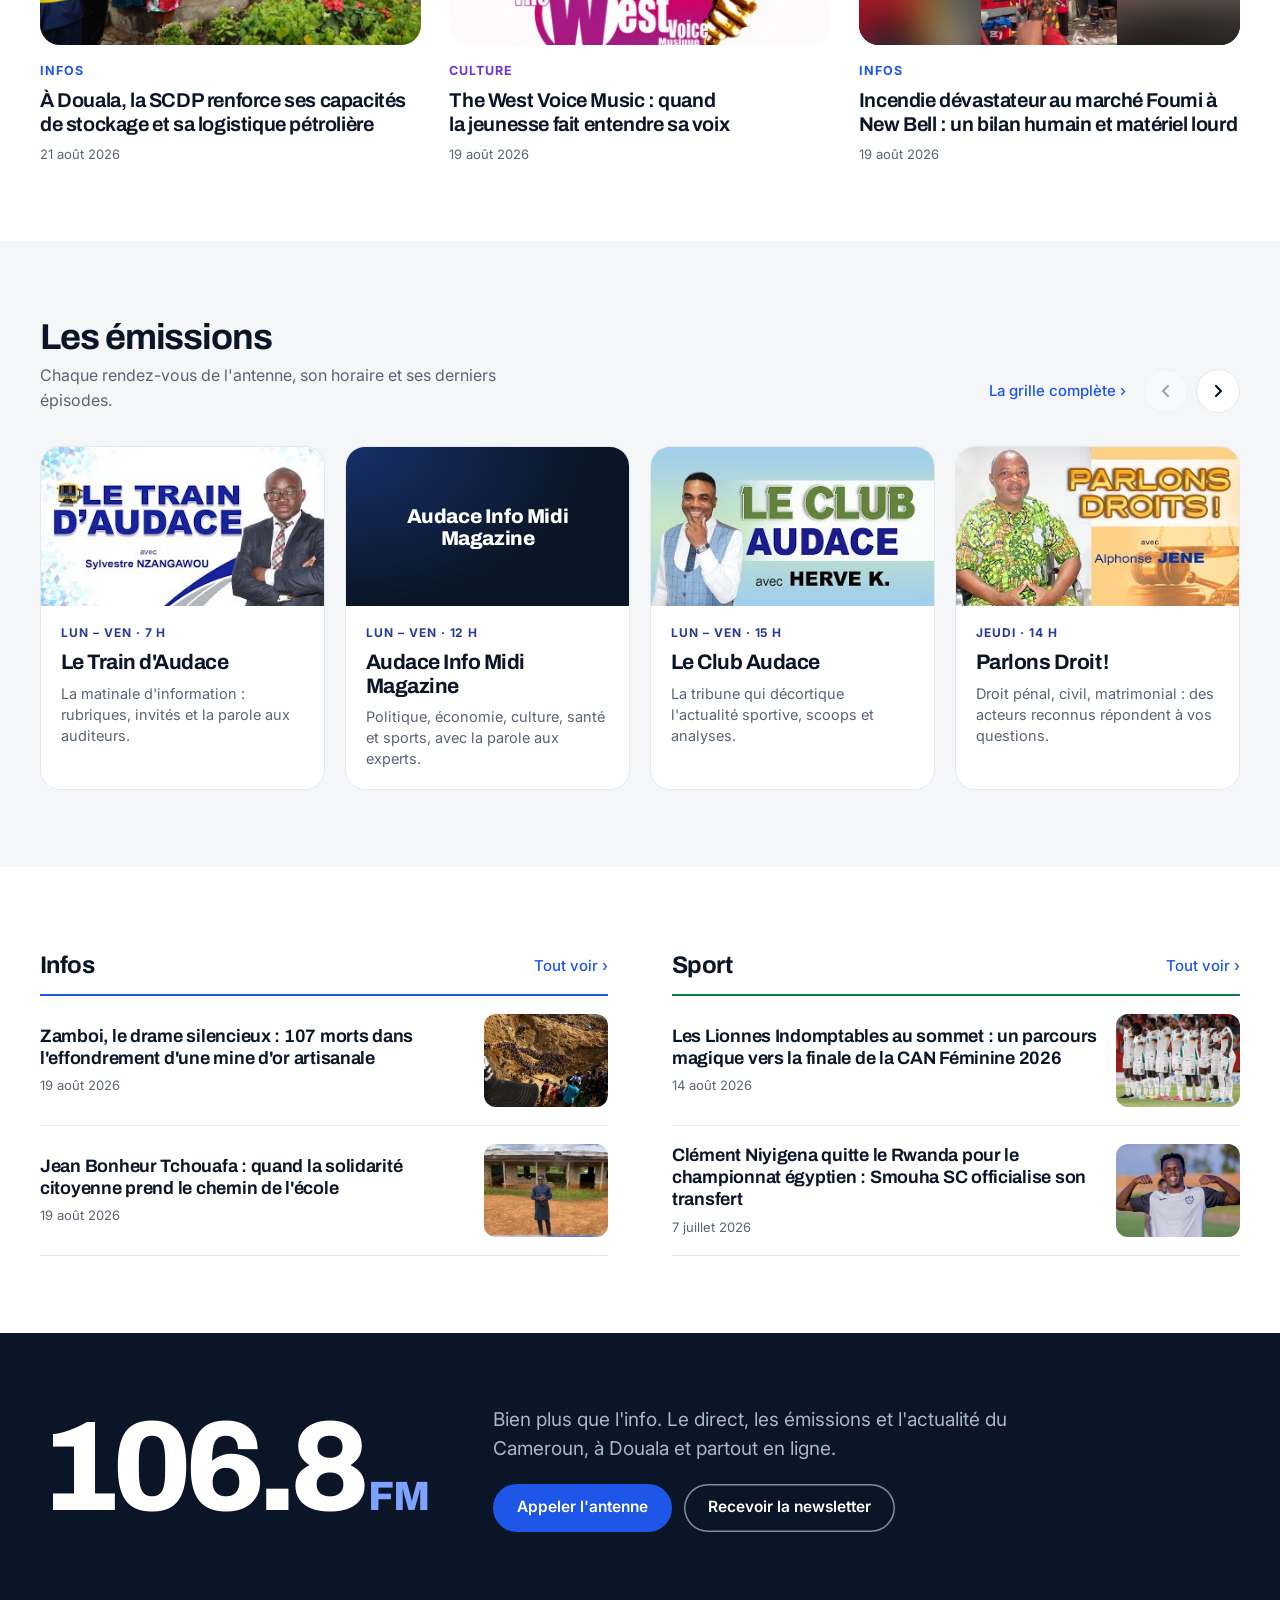
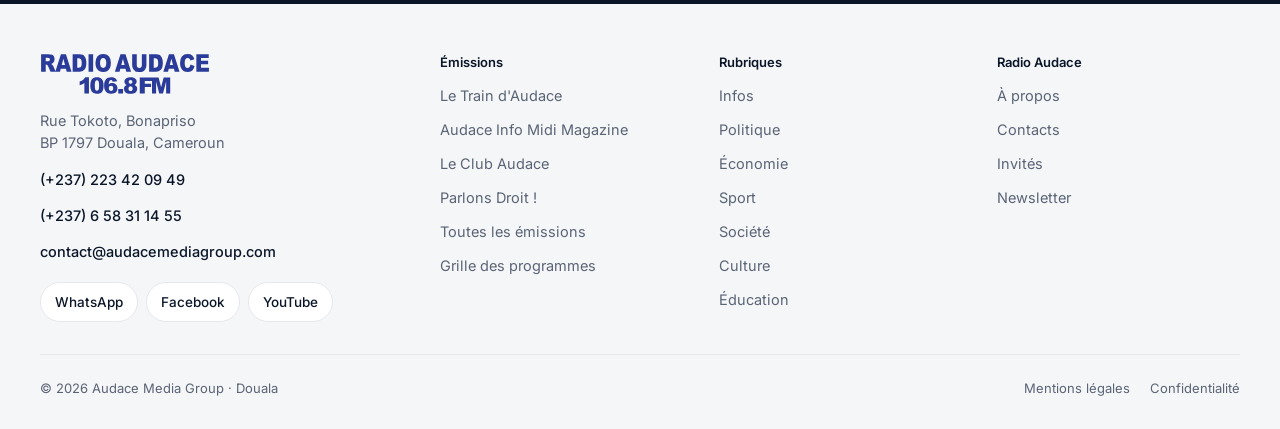
<file: design/accueil.html>
<!doctype html>
<html lang="fr" data-direct="arret">
<head>
<meta charset="utf-8">
<meta name="viewport" content="width=device-width, initial-scale=1">
<title>Radio Audace 106.8 FM — Maquette de l'accueil</title>
<!-- Maquette : polices chargées depuis Google Fonts. Dans le thème, elles seront hébergées localement (woff2). -->
<link rel="preconnect" href="https://fonts.googleapis.com">
<link rel="preconnect" href="https://fonts.gstatic.com" crossorigin>
<link href="https://fonts.googleapis.com/css2?family=Archivo:wght@600..800&family=Inter:wght@400..700&display=swap" rel="stylesheet">
<link rel="stylesheet" href="maquette.css">
</head>
<body>
<a class="evitement" href="#contenu">Aller au contenu</a>
<header class="entete" data-courant="accueil"></header>

<main id="contenu">
<h1 class="sr">Radio Audace 106.8 FM — le direct et l'actualité du Cameroun</h1>

  <!-- Premier écran : l'antenne (ce qui change toutes les heures) à côté de la une.
       Règle de la une : le dernier article publié ayant une image ; un article « épinglé » dans WordPress passe devant.
       Personne n'a besoin d'ouvrir l'éditeur. -->
  <section class="ouverture cadre" aria-label="À la une et à l'antenne">
    <a class="une" href="article.html">
      <figure class="vignette"><img src="assets/article-2039.jpg" alt="Le ministre de l'Eau et de l'Énergie s'exprime devant les micros, à Douala" width="1600" height="900" fetchpriority="high"></figure>
      <span class="rubrique economie">Économie</span>
      <h2 class="titre">SOCADEL : 100 jours après son installation, la nouvelle direction passe l'examen</h2>
      <p class="chapeau">Réunie à Douala sous la présidence du ministre de l'Eau et de l'Énergie, Gaston Eloundou Essomba, la nouvelle équipe dirigeante de la Société camerounaise d'électricité a été soumise à une évaluation de sa feuille de route.</p>
      <time class="date" datetime="2026-10-08">8 octobre 2026</time>
    </a>

    <!-- À l'antenne : piloté par la grille d'audace-analytics. Sans le plugin, le bloc n'affiche que « Radio Audace en direct » et le bouton. -->
    <aside class="antenne" id="antenne" aria-label="À l'antenne">
      <div class="bloc">
        <span class="etiquette"><span class="pastille"></span>En direct · 106.8 FM</span>
        <h2>Audace Info Midi Magazine</h2>
        <p class="quoi">Jusqu'à 13 h 30</p>
        <p class="desc">Politique, économie, culture, santé et sports, avec la parole aux experts.</p>
      </div>
      <div class="commandes">
        <button class="lecture" type="button" data-direct-btn><span class="ico"></span><span class="libelle"></span></button>
        <div class="onde" aria-hidden="true"><i></i><i></i><i></i><i></i><i></i><i></i><i></i><i></i><i></i><i></i></div>
      </div>
      <ul class="suite">
        <li class="titre">À suivre</li>
        <li><time>15 h</time><div><b>Le Club Audace</b><span>L'actualité sportive au quotidien</span></div></li>
        <li><time>17 h</time><div><b>La Discothèque de Papa</b><span>Les hits 1980-2000</span></div></li>
        <li><time>7 h</time><div><b>Le Train d'Audace</b><span>Demain · la matinale d'information</span></div></li>
        <li><time>14 h</time><div><b>Parlons Droit !</b><span>Demain · vos droits, expliqués</span></div></li>
      </ul>
      <a class="vers-grille" href="grille.html">Toute la grille</a>
    </aside>
  </section>

  <!-- Articles : strictement par date, le plus récent d'abord. Dates discrètes : le site publie environ trois articles par mois. -->
  <section class="section">
    <div class="cadre">
      <div class="section-tete">
        <div><h2>Nos décryptages</h2><p>Les sujets que la rédaction prend le temps d'expliquer.</p></div>
        <a class="lien" href="rubrique.html">Tous les articles</a>
      </div>
      <div class="grille trois">
        <a class="carte sans-image apparait" href="article.html">
          <span class="rubrique societe">Société</span>
          <h3>Écrans, pornographie et intelligence artificielle : sommes-nous en train de perdre le goût des relations humaines ?</h3>
          <p>Jamais nous n'avons disposé d'autant de moyens pour communiquer. Pourtant, il est possible de passer plusieurs heures par jour à échanger sur son téléphone tout en éprouvant un profond sentiment de solitude.</p>
          <time class="date" datetime="2026-10-29">29 octobre 2026</time>
        </a>
        <a class="carte apparait" href="article.html">
          <figure class="vignette"><img src="assets/article-2037.jpg" alt="" loading="lazy" width="1600" height="900"></figure>
          <span class="rubrique economie">Économie</span>
          <h3>CEMAC : plus de 10 500 milliards de FCFA de dette sur le marché régional, qu'est-ce que cela signifie ?</h3>
          <time class="date" datetime="2026-09-17">17 septembre 2026</time>
        </a>
        <a class="carte apparait" href="article.html">
          <figure class="vignette"><img src="assets/article-2033.jpg" alt="" loading="lazy" width="1600" height="900"></figure>
          <span class="rubrique politique">Politique</span>
          <h3>MRC vs MINAT : le bras de fer administratif qui fragilise l'opposition avant les élections</h3>
          <time class="date" datetime="2026-08-27">27 août 2026</time>
        </a>
        <a class="carte apparait" href="article.html">
          <figure class="vignette"><img src="assets/article-2031.jpg" alt="" loading="lazy" width="1600" height="1067"></figure>
          <span class="rubrique infos">Infos</span>
          <h3>À Douala, la SCDP renforce ses capacités de stockage et sa logistique pétrolière</h3>
          <time class="date" datetime="2026-08-21">21 août 2026</time>
        </a>
        <a class="carte apparait" href="article.html">
          <figure class="vignette"><img src="assets/article-2026.jpg" alt="" loading="lazy" width="1600" height="1022"></figure>
          <span class="rubrique culture">Culture</span>
          <h3>The West Voice Music : quand la jeunesse fait entendre sa voix</h3>
          <time class="date" datetime="2026-08-19">19 août 2026</time>
        </a>
        <a class="carte apparait" href="article-cas-difficiles.html">
          <figure class="vignette entiere" style="--img:url(assets/article-2024.jpg)"><img src="assets/article-2024.jpg" alt="" loading="lazy" width="912" height="1600"></figure>
          <span class="rubrique infos">Infos</span>
          <h3>Incendie dévastateur au marché Foumi à New Bell : un bilan humain et matériel lourd</h3>
          <time class="date" datetime="2026-08-19">19 août 2026</time>
        </a>
      </div>
    </div>
  </section>

  <!-- Les émissions : des programmes, avec un visuel (fourni par audace-analytics ; ici, images d'épisodes réels). -->
  <section class="section papier" id="emissions">
    <div class="cadre">
      <div class="section-tete">
        <div><h2>Les émissions</h2><p>Chaque rendez-vous de l'antenne, son horaire et ses derniers épisodes.</p></div>
        <div class="droite"><a class="lien" href="grille.html">La grille complète</a><div class="fleches"><button type="button" aria-label="Émissions précédentes"></button><button type="button" aria-label="Émissions suivantes"></button></div></div>
      </div>
      <div class="defile"><div class="emissions">
        <a class="emission" href="emission.html"><figure class="vignette"><img src="assets/yt-SGuig8sZzOk.jpg" alt="" loading="lazy" width="320" height="180"></figure><div class="txt"><span class="quand">Lun – Ven · 7 h</span><h3>Le Train d'Audace</h3><p>La matinale d'information : rubriques, invités et la parole aux auditeurs.</p></div></a>
        <a class="emission" href="emission.html"><div class="vignette sans-visuel" aria-hidden="true">Audace Info Midi Magazine</div><div class="txt"><span class="quand">Lun – Ven · 12 h</span><h3>Audace Info Midi Magazine</h3><p>Politique, économie, culture, santé et sports, avec la parole aux experts.</p></div></a>
        <a class="emission" href="emission.html"><figure class="vignette"><img src="assets/yt-XF_svVTummI.jpg" alt="" loading="lazy" width="320" height="180"></figure><div class="txt"><span class="quand">Lun – Ven · 15 h</span><h3>Le Club Audace</h3><p>La tribune qui décortique l'actualité sportive, scoops et analyses.</p></div></a>
        <a class="emission" href="emission.html"><figure class="vignette"><img src="assets/yt-fqQl-u6G9Qc.jpg" alt="" loading="lazy" width="320" height="180"></figure><div class="txt"><span class="quand">Jeudi · 14 h</span><h3>Parlons Droit !</h3><p>Droit pénal, civil, matrimonial : des acteurs reconnus répondent à vos questions.</p></div></a>
        <a class="emission" href="emission.html"><figure class="vignette"><img src="assets/yt-4SZJ4qBOlyY.jpg" alt="" loading="lazy" width="320" height="180"></figure><div class="txt"><span class="quand">Mercredi · 10 h</span><h3>Santé Magazine</h3><p>Santé et bien-être, avec les spécialistes qui répondent aux préoccupations.</p></div></a>
        <a class="emission" href="emission.html"><figure class="vignette"><img src="assets/visuel-femmes-daudace.jpg" alt="" loading="lazy" width="320" height="180"></figure><div class="txt"><span class="quand">Samedi · 10 h</span><h3>Femmes d'Audace</h3><p>Une tribune de promotion des compétences et du leadership au féminin.</p></div></a>
        <a class="emission" href="emission.html"><figure class="vignette"><img src="assets/yt-psqWAWfNOYo.jpg" alt="" loading="lazy" width="320" height="180"></figure><div class="txt"><span class="quand">Samedi · 12 h</span><h3>Bold Génération</h3><p>La vitrine du savoir-faire jeune et du patrimoine culturel camerounais.</p></div></a>
      </div></div>
    </div>
  </section>

  <!-- Les rubriques : une colonne par rubrique ayant au moins deux articles non affichés plus haut ; jamais complétée par une autre rubrique. -->
  <section class="section">
    <div class="cadre duo">
      <div class="colonne infos">
        <h2 class="tete">Infos <a class="lien" href="#">Tout voir</a></h2>
        <a class="ligne" href="article.html">
          <div><h3>Zamboi, le drame silencieux : 107 morts dans l'effondrement d'une mine d'or artisanale</h3><time class="date" datetime="2026-08-19">19 août 2026</time></div>
          <figure class="vignette"><img src="assets/article-2022.jpg" alt="" loading="lazy" width="1600" height="1536"></figure>
        </a>
        <a class="ligne" href="article.html">
          <div><h3>Jean Bonheur Tchouafa : quand la solidarité citoyenne prend le chemin de l'école</h3><time class="date" datetime="2026-08-19">19 août 2026</time></div>
          <figure class="vignette"><img src="assets/article-2029.jpg" alt="" loading="lazy" width="1600" height="1016"></figure>
        </a>
      </div>
      <div class="colonne sport">
        <h2 class="tete">Sport <a class="lien" href="#">Tout voir</a></h2>
        <a class="ligne" href="article.html">
          <div><h3>Les Lionnes Indomptables au sommet : un parcours magique vers la finale de la CAN Féminine 2026</h3><time class="date" datetime="2026-08-14">14 août 2026</time></div>
          <figure class="vignette"><img src="assets/article-2013.jpg" alt="" loading="lazy" width="1600" height="1015"></figure>
        </a>
        <a class="ligne" href="article.html">
          <div><h3>Clément Niyigena quitte le Rwanda pour le championnat égyptien : Smouha SC officialise son transfert</h3><time class="date" datetime="2026-07-07">7 juillet 2026</time></div>
          <figure class="vignette"><img src="assets/article-1993.jpg" alt="" loading="lazy" width="1600" height="1600"></figure>
        </a>
      </div>
    </div>
  </section>

  <section class="frequence">
    <div class="cadre apparait">
      <div class="chiffre">106.8<small>FM</small></div>
      <div>
        <p>Bien plus que l'info. Le direct, les émissions et l'actualité du Cameroun, à Douala et partout en ligne.</p>
        <div class="boutons">
          <a class="bouton" href="tel:+237223420949">Appeler l'antenne</a>
          <a class="bouton clair" href="#">Recevoir la newsletter</a>
        </div>
      </div>
    </div>
  </section>
</main>

<footer class="pied"></footer>

<script src="maquette.js"></script>
</body>
</html>
</file>
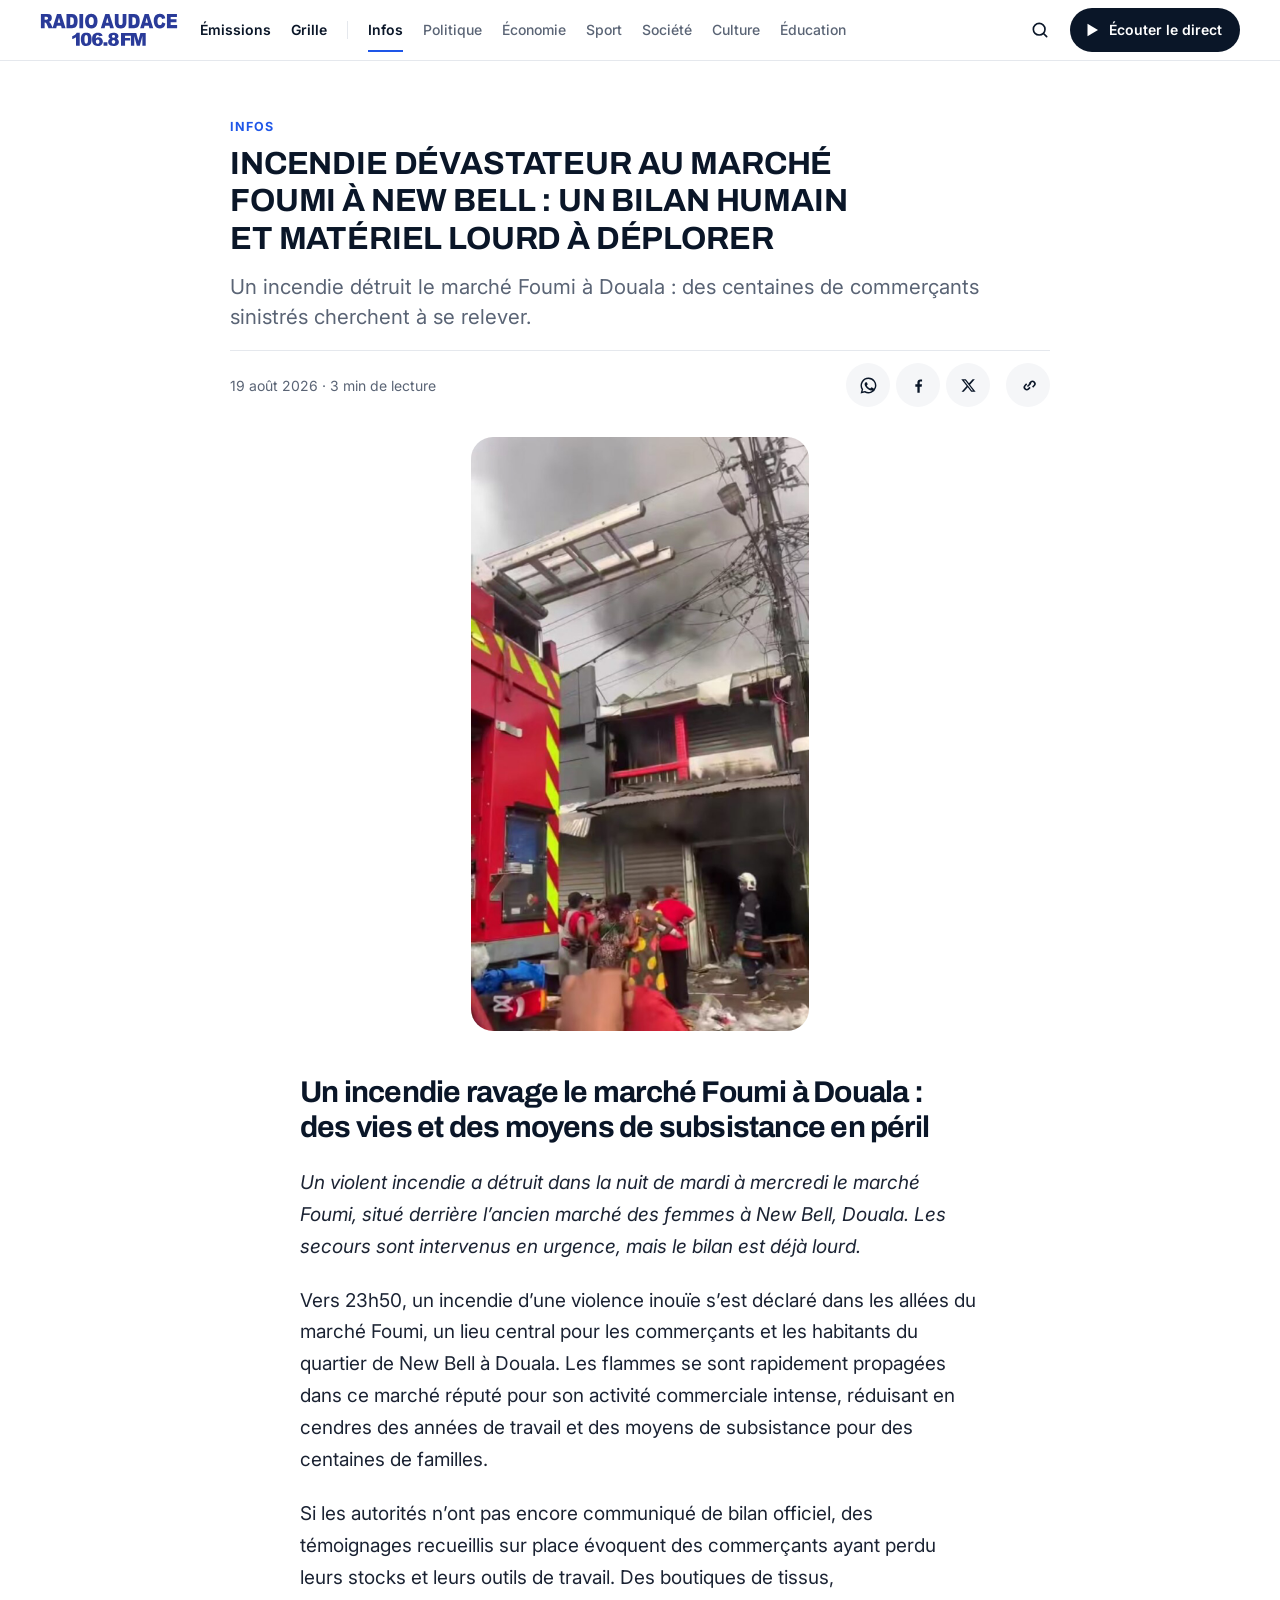
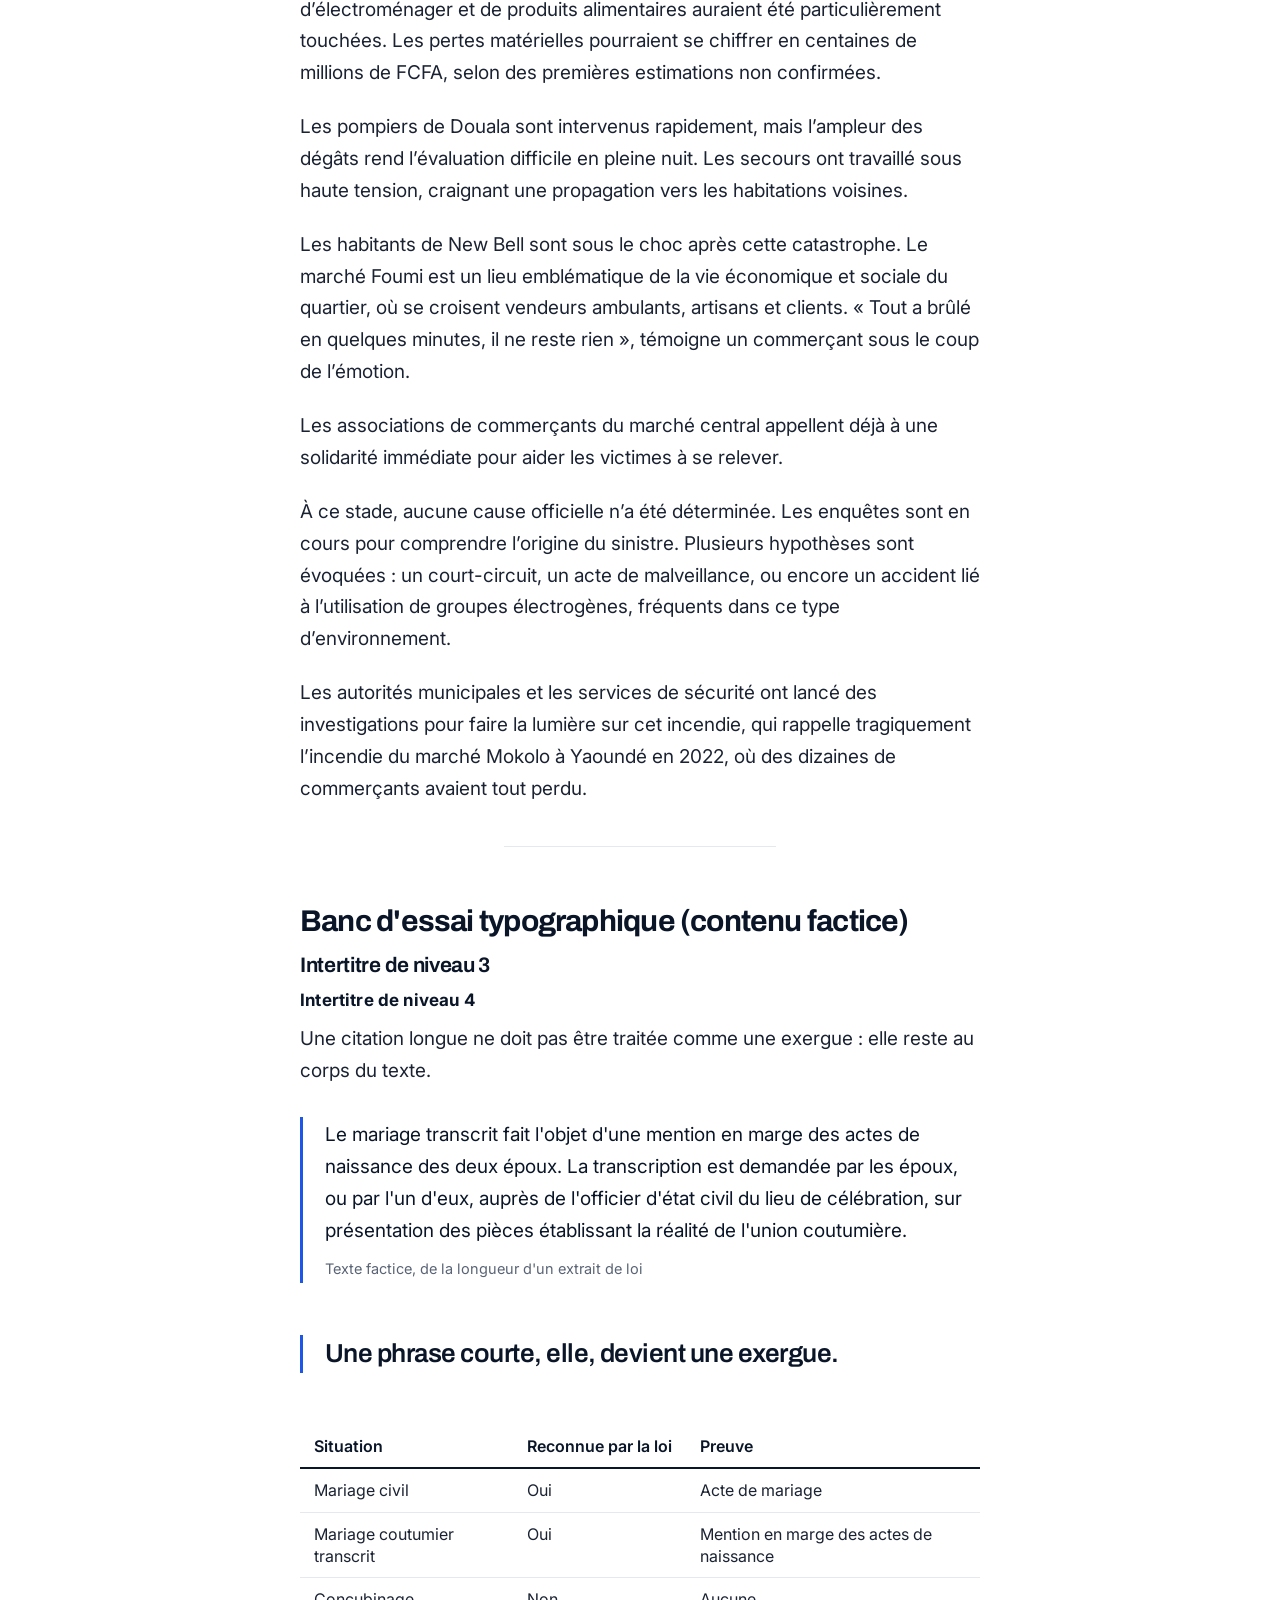
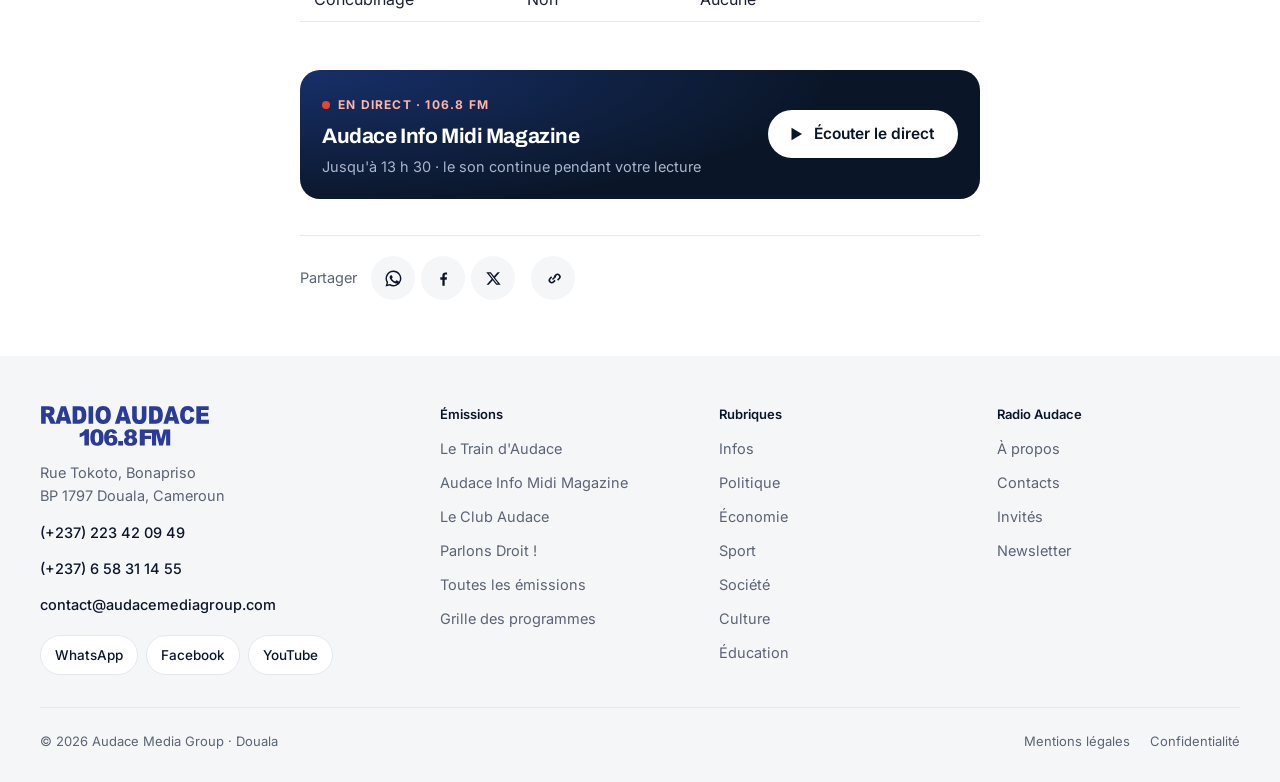
<file: design/article-cas-difficiles.html>
<!doctype html>
<html lang="fr" data-direct="arret">
<head>
<meta charset="utf-8">
<meta name="viewport" content="width=device-width, initial-scale=1">
<title>Incendie au marché Foumi — Maquette de l'article, cas difficiles</title>
<!-- Maquette : polices chargées depuis Google Fonts. Dans le thème, elles seront hébergées localement (woff2). -->
<link rel="preconnect" href="https://fonts.googleapis.com">
<link rel="preconnect" href="https://fonts.gstatic.com" crossorigin>
<link href="https://fonts.googleapis.com/css2?family=Archivo:wght@600..800&family=Inter:wght@400..700&display=swap" rel="stylesheet">
<link rel="stylesheet" href="maquette.css">
</head>
<body>
<a class="evitement" href="#contenu">Aller au contenu</a>
<div class="progression" aria-hidden="true"></div>
<header class="entete" data-courant="infos"></header>

<main id="contenu">
<article>
  <!-- Titre mis en capitales pour l'essai (plusieurs titres du site sont saisis ainsi) : le thème ne le réécrit pas, il le réduit. -->
  <header class="article-tete">
    <span class="rubrique infos"><a href="#">Infos</a></span>
    <h1 class="capitales">INCENDIE DÉVASTATEUR AU MARCHÉ FOUMI À NEW BELL : UN BILAN HUMAIN ET MATÉRIEL LOURD À DÉPLORER</h1>
    <p class="chapeau">Un incendie détruit le marché Foumi à Douala : des centaines de commerçants sinistrés cherchent à se relever.</p>
    <div class="signature">
      <span class="meta"><time datetime="2026-08-19">19 août 2026</time> · 3 min de lecture</span>
      <div class="partage" data-partage aria-label="Partager"></div>
    </div>
  </header>

  <!-- Image portrait (912 × 1600) : montrée entière, dans un cadre plus étroit et plus haut, à son format exact. -->
  <figure class="article-image">
    <div class="vignette" style="--r:.57"><img src="assets/article-2024.jpg" alt="Un camion de pompiers devant des boutiques noircies par la fumée" width="912" height="1600" fetchpriority="high"></div>
  </figure>

  <!-- Corps copié tel quel du site : un h1 qui double le titre, des h2 et des p vides. Aucune retouche à la main. -->
  <div class="corps">
<h1>Un incendie ravage le marché Foumi à Douala : des vies et des moyens de subsistance en péril</h1>
<p></p>
<p><em>Un violent incendie a détruit dans la nuit de mardi à mercredi le marché Foumi, situé derrière l’ancien marché des femmes à New Bell, Douala. Les secours sont intervenus en urgence, mais le bilan est déjà lourd.</em></p>
<h2></h2>
<p>Vers 23h50, un incendie d’une violence inouïe s’est déclaré dans les allées du marché Foumi, un lieu central pour les commerçants et les habitants du quartier de New Bell à Douala. Les flammes se sont rapidement propagées dans ce marché réputé pour son activité commerciale intense, réduisant en cendres des années de travail et des moyens de subsistance pour des centaines de familles.</p>
<h2></h2>
<p>Si les autorités n’ont pas encore communiqué de bilan officiel, des témoignages recueillis sur place évoquent des commerçants ayant perdu leurs stocks et leurs outils de travail. Des boutiques de tissus, d’électroménager et de produits alimentaires auraient été particulièrement touchées. Les pertes matérielles pourraient se chiffrer en centaines de millions de FCFA, selon des premières estimations non confirmées.</p>
<p>Les pompiers de Douala sont intervenus rapidement, mais l’ampleur des dégâts rend l’évaluation difficile en pleine nuit. Les secours ont travaillé sous haute tension, craignant une propagation vers les habitations voisines.</p>
<h2></h2>
<p>Les habitants de New Bell sont sous le choc après cette catastrophe. Le marché Foumi est un lieu emblématique de la vie économique et sociale du quartier, où se croisent vendeurs ambulants, artisans et clients. « Tout a brûlé en quelques minutes, il ne reste rien », témoigne un commerçant sous le coup de l’émotion.</p>
<p>Les associations de commerçants du marché central appellent déjà à une solidarité immédiate pour aider les victimes à se relever.</p>
<p></p>
<p>À ce stade, aucune cause officielle n’a été déterminée. Les enquêtes sont en cours pour comprendre l’origine du sinistre. Plusieurs hypothèses sont évoquées : un court-circuit, un acte de malveillance, ou encore un accident lié à l’utilisation de groupes électrogènes, fréquents dans ce type d’environnement.</p>
<p>Les autorités municipales et les services de sécurité ont lancé des investigations pour faire la lumière sur cet incendie, qui rappelle tragiquement l’incendie du marché Mokolo à Yaoundé en 2022, où des dizaines de commerçants avaient tout perdu.</p>
<h2></h2>

<hr>
<!-- BANC D'ESSAI : contenu factice, pour vérifier les éléments absents de cet article. -->
<h2>Banc d'essai typographique (contenu factice)</h2>
<h3>Intertitre de niveau 3</h3>
<h4>Intertitre de niveau 4</h4>
<p>Une citation longue ne doit pas être traitée comme une exergue : elle reste au corps du texte.</p>
<blockquote><p>Le mariage transcrit fait l'objet d'une mention en marge des actes de naissance des deux époux. La transcription est demandée par les époux, ou par l'un d'eux, auprès de l'officier d'état civil du lieu de célébration, sur présentation des pièces établissant la réalité de l'union coutumière.</p><cite>Texte factice, de la longueur d'un extrait de loi</cite></blockquote>
<blockquote>Une phrase courte, elle, devient une exergue.</blockquote>
<table>
  <thead><tr><th>Situation</th><th>Reconnue par la loi</th><th>Preuve</th></tr></thead>
  <tbody>
    <tr><td>Mariage civil</td><td>Oui</td><td>Acte de mariage</td></tr>
    <tr><td>Mariage coutumier transcrit</td><td>Oui</td><td>Mention en marge des actes de naissance</td></tr>
    <tr><td>Concubinage</td><td>Non</td><td>Aucune</td></tr>
  </tbody>
</table>
  </div>

  <div class="hors-corps">
    <aside class="bandeau-direct" aria-label="Le direct">
      <div class="t"><span class="etiquette"><span class="pastille"></span>En direct · 106.8 FM</span><b>Audace Info Midi Magazine</b><span class="h">Jusqu'à 13 h 30 · le son continue pendant votre lecture</span></div>
      <button class="lecture" type="button" data-direct-btn><span class="ico"></span><span class="libelle"></span></button>
    </aside>
    <div class="partage bas" data-partage><span>Partager</span></div>
  </div>
</article>
</main>

<footer class="pied"></footer>

<script src="maquette.js"></script>
</body>
</html>
</file>
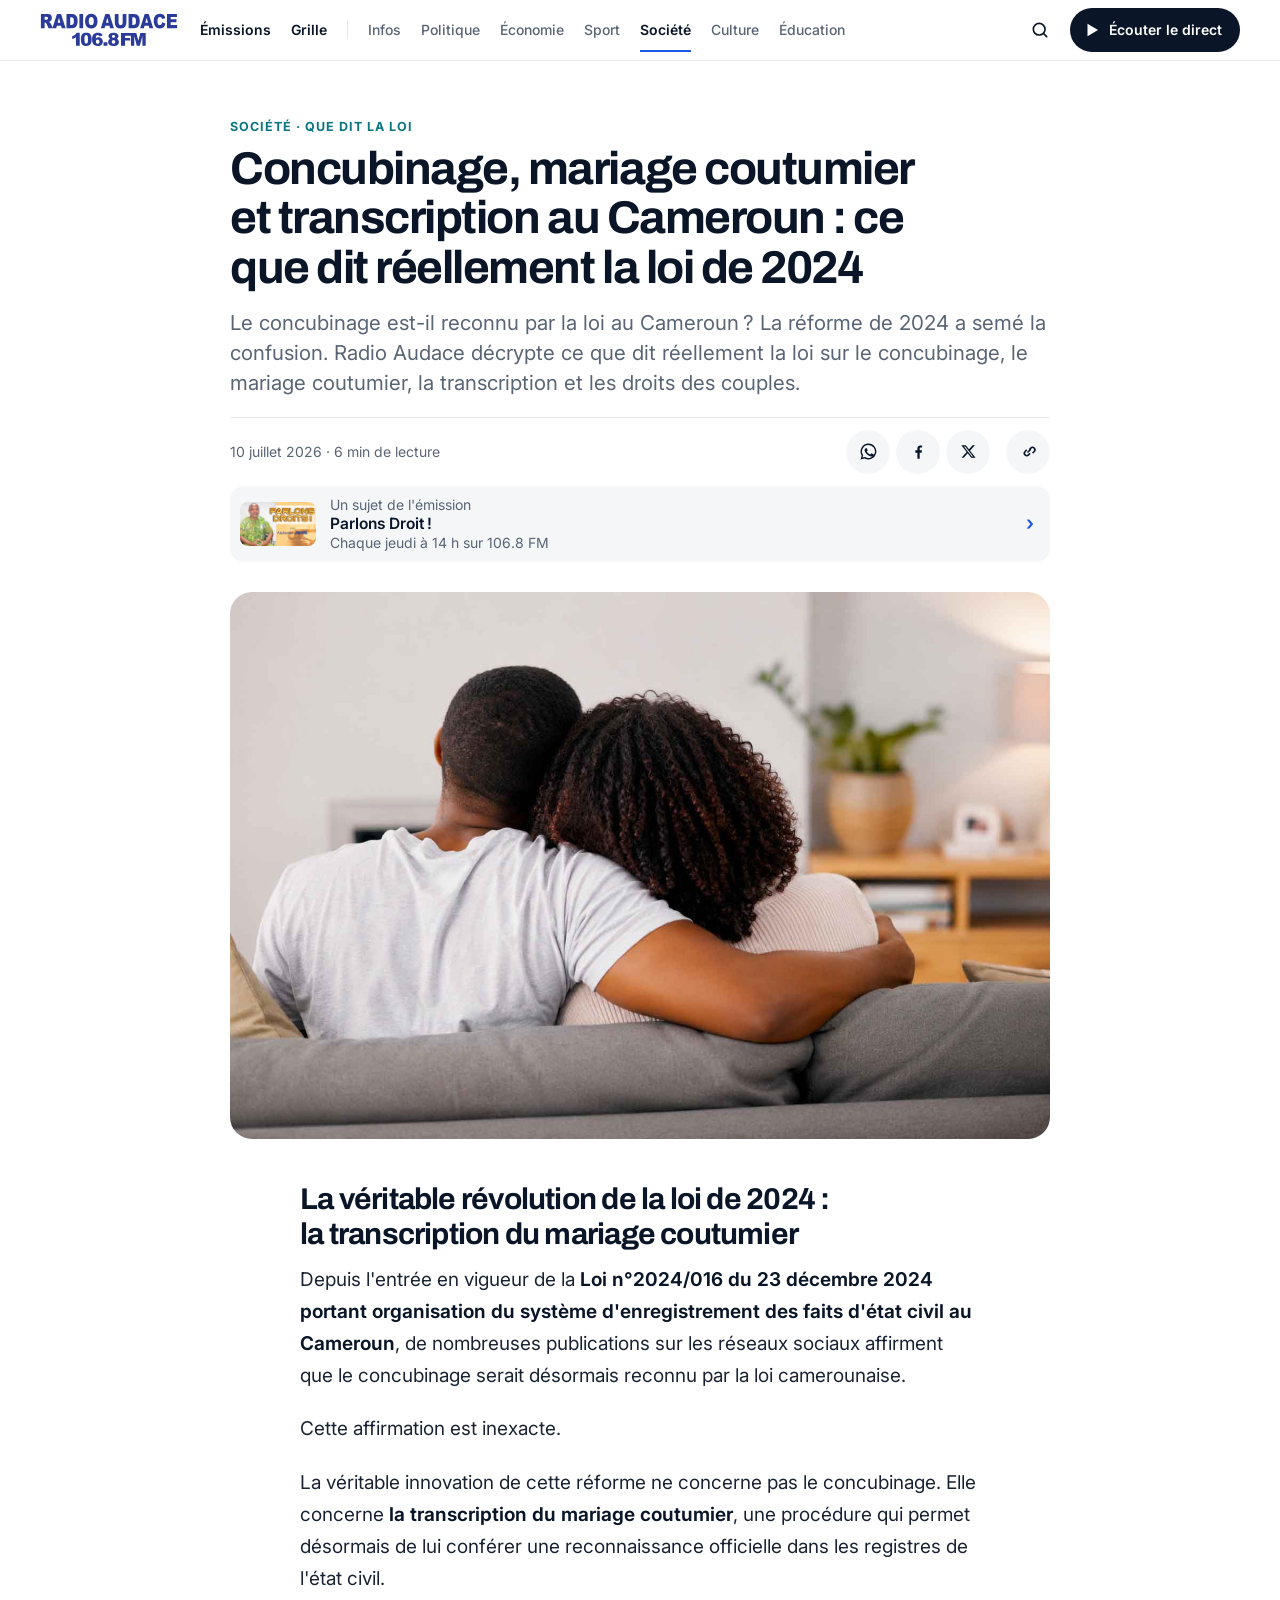
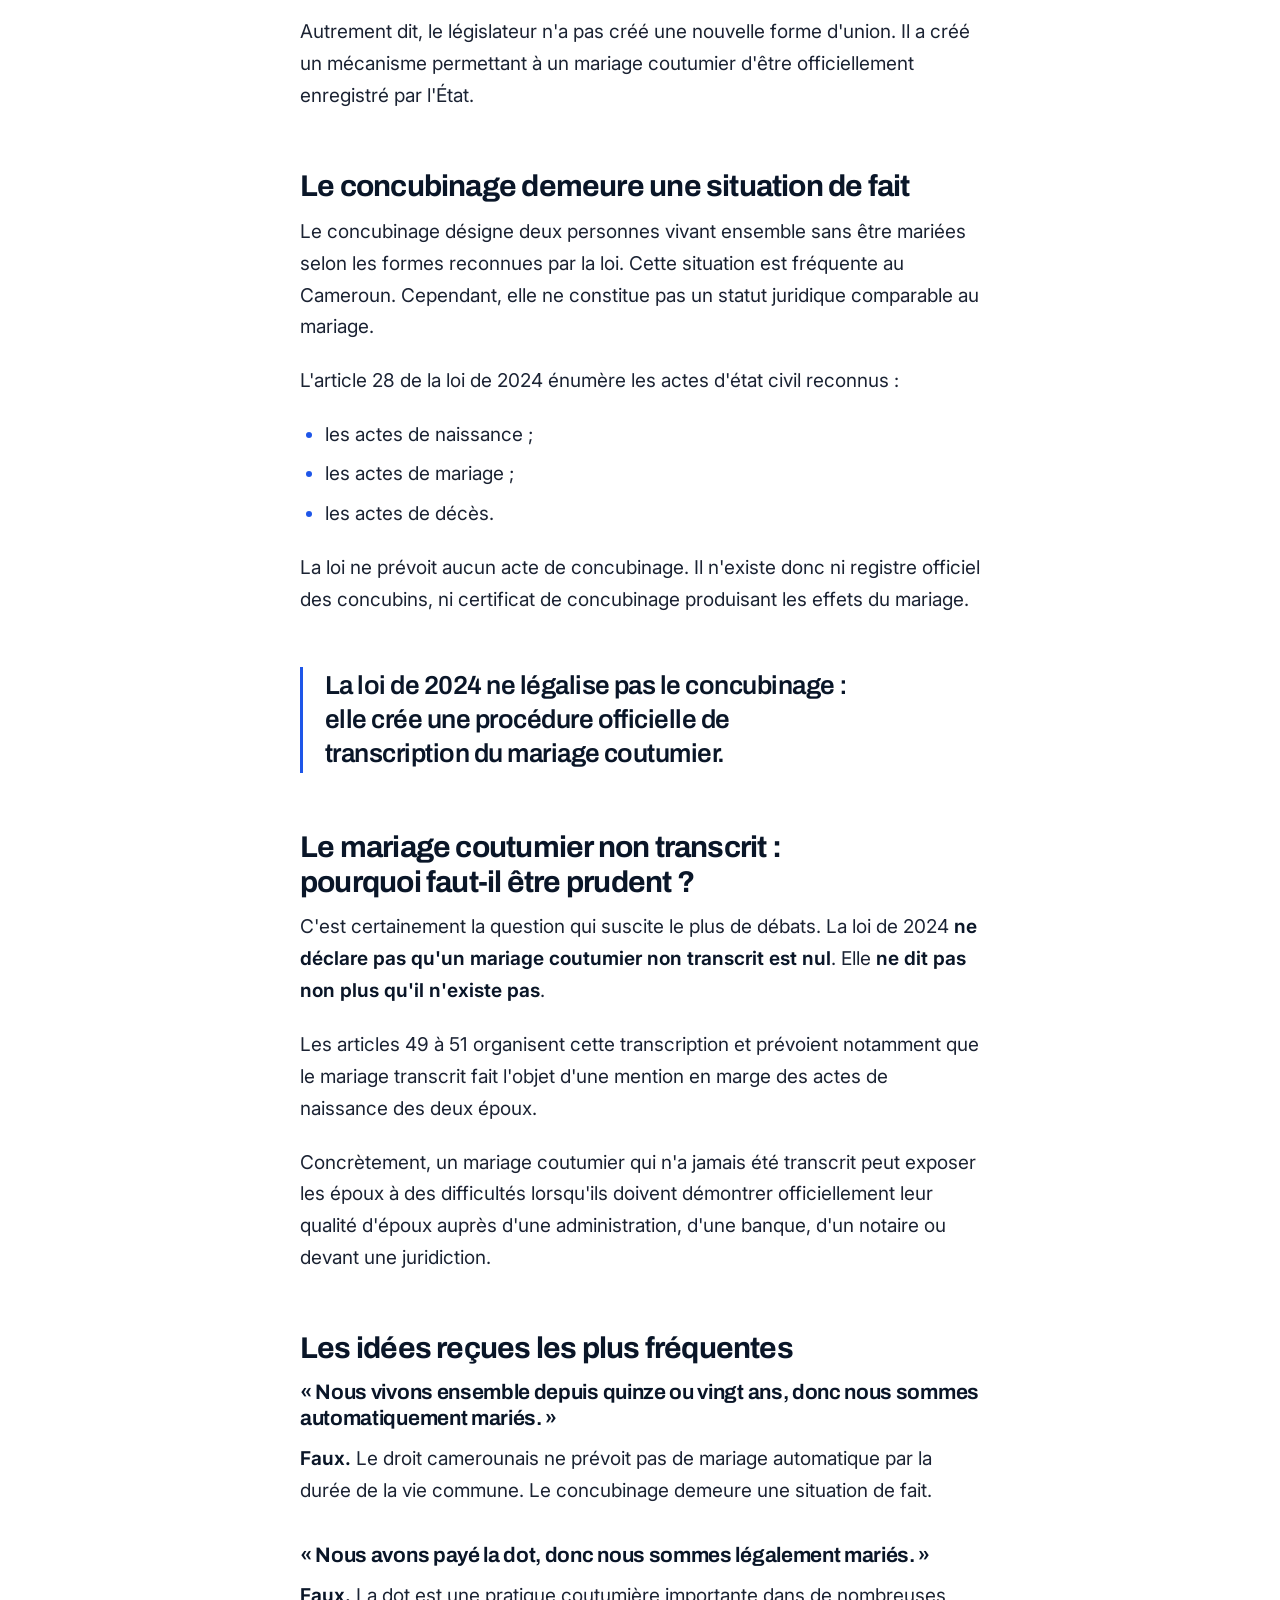
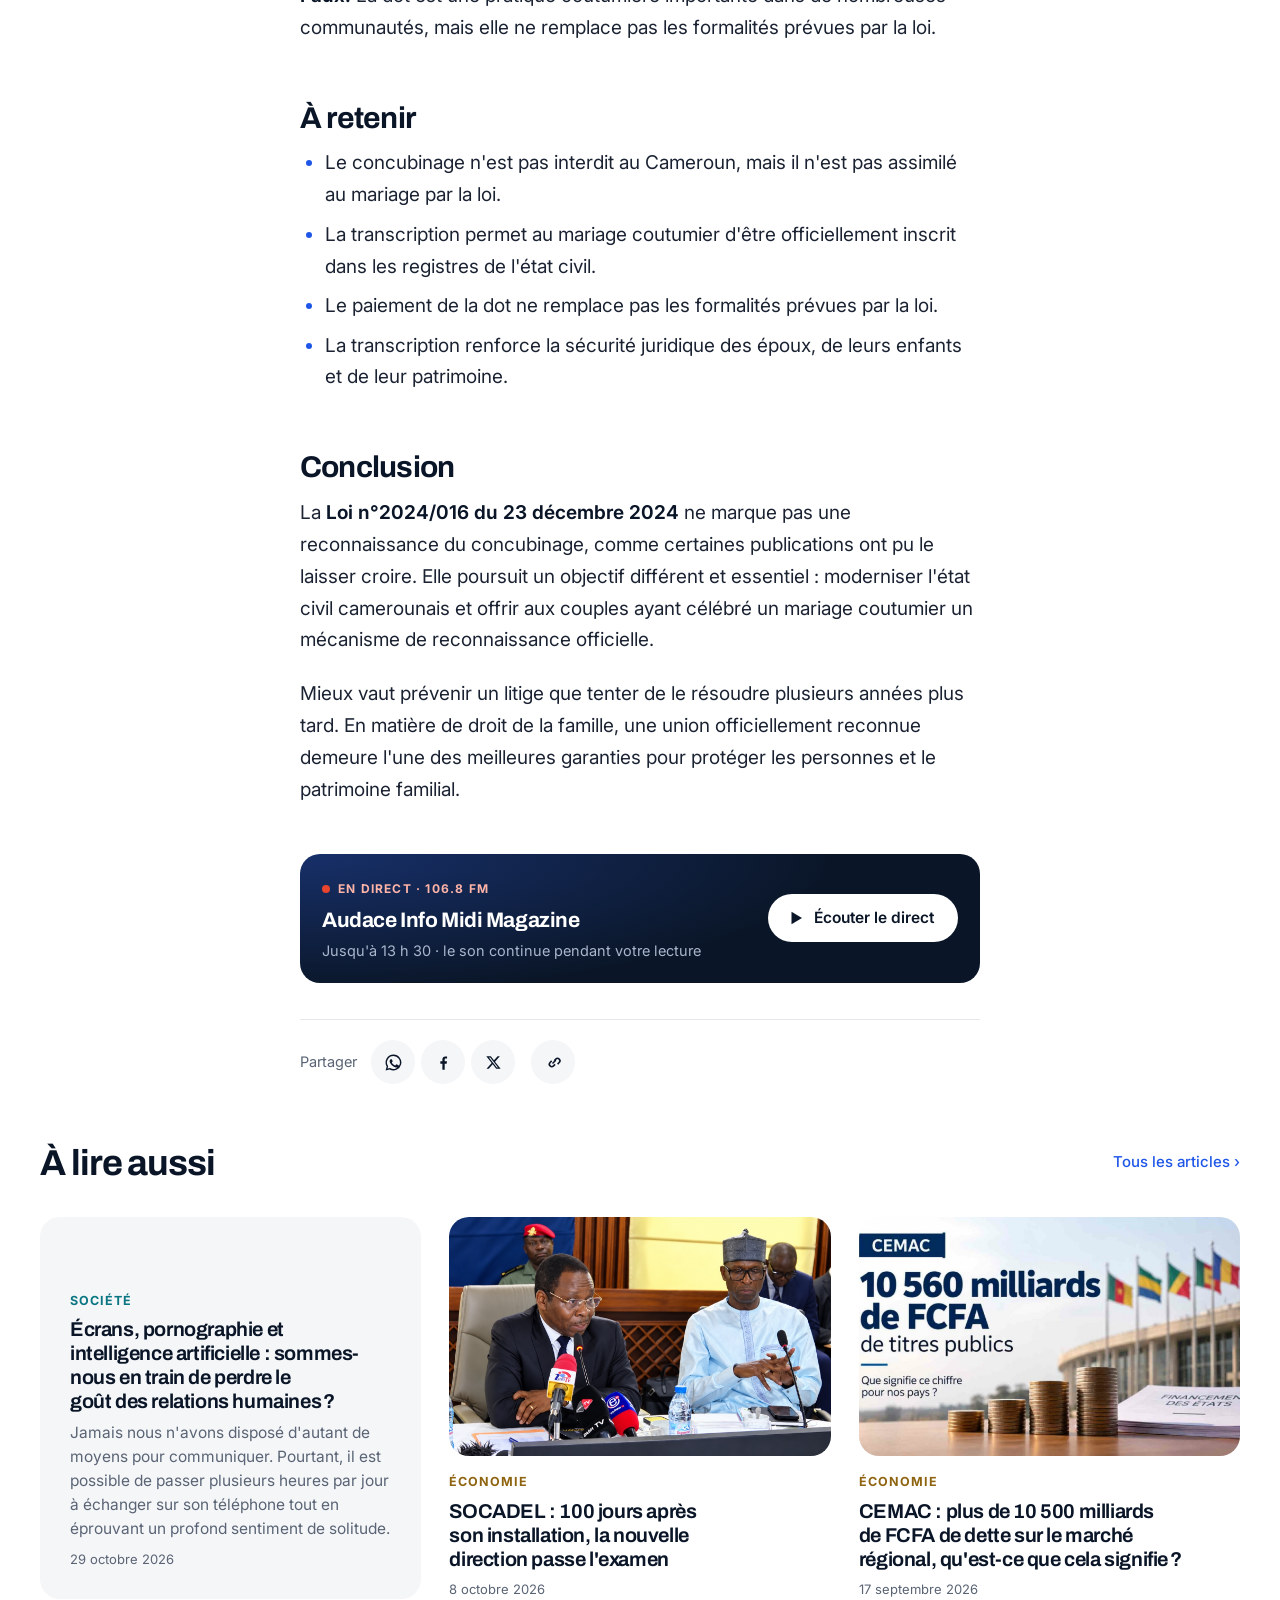
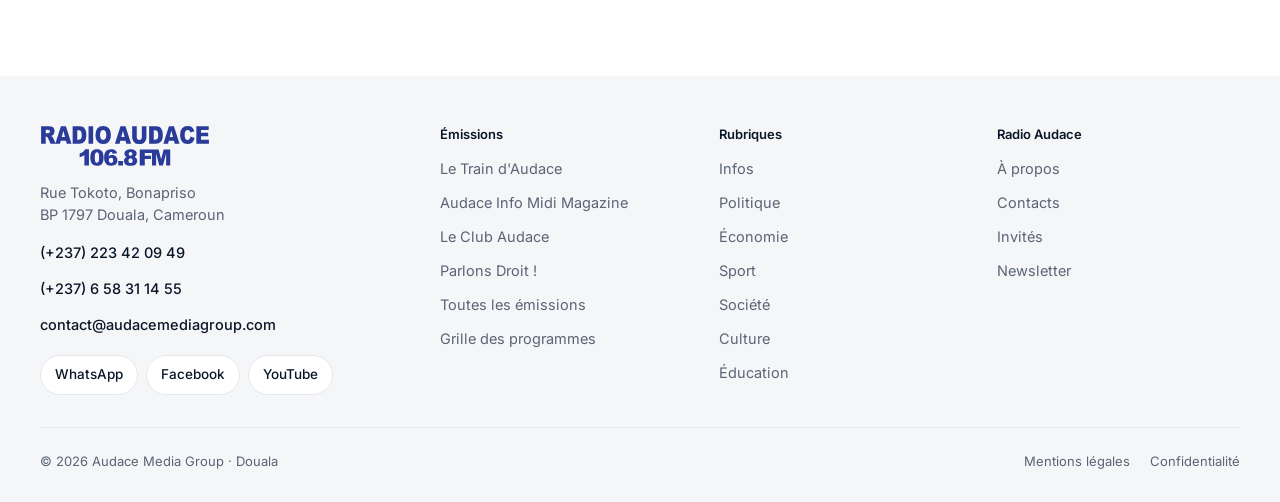
<file: design/article.html>
<!doctype html>
<html lang="fr" data-direct="arret">
<head>
<meta charset="utf-8">
<meta name="viewport" content="width=device-width, initial-scale=1">
<title>Concubinage, mariage coutumier et transcription au Cameroun — Maquette de l'article</title>
<!-- Maquette : polices chargées depuis Google Fonts. Dans le thème, elles seront hébergées localement (woff2). -->
<link rel="preconnect" href="https://fonts.googleapis.com">
<link rel="preconnect" href="https://fonts.gstatic.com" crossorigin>
<link href="https://fonts.googleapis.com/css2?family=Archivo:wght@600..800&family=Inter:wght@400..700&display=swap" rel="stylesheet">
<link rel="stylesheet" href="maquette.css">
</head>
<body>
<a class="evitement" href="#contenu">Aller au contenu</a>
<div class="progression" aria-hidden="true"></div>
<header class="entete" data-courant="societe"></header>

<main id="contenu">
<article>
  <header class="article-tete">
    <span class="rubrique societe"><a href="rubrique.html">Société</a> · <a href="rubrique.html">Que dit la loi</a></span>
    <h1>Concubinage, mariage coutumier et transcription au Cameroun : ce que dit réellement la loi de 2024</h1>
    <p class="chapeau">Le concubinage est-il reconnu par la loi au Cameroun ? La réforme de 2024 a semé la confusion. Radio Audace décrypte ce que dit réellement la loi sur le concubinage, le mariage coutumier, la transcription et les droits des couples.</p>
    <div class="signature">
      <span class="meta"><time datetime="2026-07-10">10 juillet 2026</time> · 6 min de lecture</span>
      <div class="partage" data-partage aria-label="Partager"></div>
    </div>
    <!-- Rappel d'émission : affiché seulement si l'article est classé dans une émission. L'horaire vient d'audace-analytics ; sans lui, seul le nom s'affiche.
         SIMULÉ ICI : sur le site, cet article n'est pas rattaché à Parlons Droit. -->
    <a class="rappel-emission" href="emission.html">
      <img src="assets/yt-fqQl-u6G9Qc.jpg" alt="" width="320" height="180">
      <span class="t">Un sujet de l'émission<b>Parlons Droit !</b>Chaque jeudi à 14 h sur 106.8 FM</span>
      <span class="fl" aria-hidden="true">›</span>
    </a>
  </header>

  <!-- Image à la une : le cadre suit le format réel de l'image. -->
  <figure class="article-image">
    <div class="vignette" style="--r:1.5"><img src="assets/article-2000.jpg" alt="Un couple assis de dos sur un canapé" width="1600" height="1066" fetchpriority="high"></div>
  </figure>

  <!-- Corps : le HTML tel que RadioManager l'envoie, sans aucune classe. -->
  <div class="corps">
    <h2>La véritable révolution de la loi de 2024 : la transcription du mariage coutumier</h2>
    <p>Depuis l'entrée en vigueur de la <strong>Loi n°2024/016 du 23 décembre 2024 portant organisation du système d'enregistrement des faits d'état civil au Cameroun</strong>, de nombreuses publications sur les réseaux sociaux affirment que le concubinage serait désormais reconnu par la loi camerounaise.</p>
    <p>Cette affirmation est inexacte.</p>
    <p>La véritable innovation de cette réforme ne concerne pas le concubinage. Elle concerne <strong>la transcription du mariage coutumier</strong>, une procédure qui permet désormais de lui conférer une reconnaissance officielle dans les registres de l'état civil.</p>
    <p>Autrement dit, le législateur n'a pas créé une nouvelle forme d'union. Il a créé un mécanisme permettant à un mariage coutumier d'être officiellement enregistré par l'État.</p>

    <h2>Le concubinage demeure une situation de fait</h2>
    <p>Le concubinage désigne deux personnes vivant ensemble sans être mariées selon les formes reconnues par la loi. Cette situation est fréquente au Cameroun. Cependant, elle ne constitue pas un statut juridique comparable au mariage.</p>
    <p>L'article 28 de la loi de 2024 énumère les actes d'état civil reconnus :</p>
    <ul>
      <li>les actes de naissance ;</li>
      <li>les actes de mariage ;</li>
      <li>les actes de décès.</li>
    </ul>
    <p>La loi ne prévoit aucun acte de concubinage. Il n'existe donc ni registre officiel des concubins, ni certificat de concubinage produisant les effets du mariage.</p>

    <blockquote>La loi de 2024 ne légalise pas le concubinage : elle crée une procédure officielle de transcription du mariage coutumier.</blockquote>

    <h2>Le mariage coutumier non transcrit : pourquoi faut-il être prudent ?</h2>
    <p>C'est certainement la question qui suscite le plus de débats. La loi de 2024 <strong>ne déclare pas qu'un mariage coutumier non transcrit est nul</strong>. Elle <strong>ne dit pas non plus qu'il n'existe pas</strong>.</p>
    <p>Les articles 49 à 51 organisent cette transcription et prévoient notamment que le mariage transcrit fait l'objet d'une mention en marge des actes de naissance des deux époux.</p>
    <p>Concrètement, un mariage coutumier qui n'a jamais été transcrit peut exposer les époux à des difficultés lorsqu'ils doivent démontrer officiellement leur qualité d'époux auprès d'une administration, d'une banque, d'un notaire ou devant une juridiction.</p>

    <h2>Les idées reçues les plus fréquentes</h2>
    <h3>« Nous vivons ensemble depuis quinze ou vingt ans, donc nous sommes automatiquement mariés. »</h3>
    <p><strong>Faux.</strong> Le droit camerounais ne prévoit pas de mariage automatique par la durée de la vie commune. Le concubinage demeure une situation de fait.</p>
    <h3>« Nous avons payé la dot, donc nous sommes légalement mariés. »</h3>
    <p><strong>Faux.</strong> La dot est une pratique coutumière importante dans de nombreuses communautés, mais elle ne remplace pas les formalités prévues par la loi.</p>

    <h2>À retenir</h2>
    <ul>
      <li>Le concubinage n'est pas interdit au Cameroun, mais il n'est pas assimilé au mariage par la loi.</li>
      <li>La transcription permet au mariage coutumier d'être officiellement inscrit dans les registres de l'état civil.</li>
      <li>Le paiement de la dot ne remplace pas les formalités prévues par la loi.</li>
      <li>La transcription renforce la sécurité juridique des époux, de leurs enfants et de leur patrimoine.</li>
    </ul>

    <h2>Conclusion</h2>
    <p>La <strong>Loi n°2024/016 du 23 décembre 2024</strong> ne marque pas une reconnaissance du concubinage, comme certaines publications ont pu le laisser croire. Elle poursuit un objectif différent et essentiel : moderniser l'état civil camerounais et offrir aux couples ayant célébré un mariage coutumier un mécanisme de reconnaissance officielle.</p>
    <p>Mieux vaut prévenir un litige que tenter de le résoudre plusieurs années plus tard. En matière de droit de la famille, une union officiellement reconnue demeure l'une des meilleures garanties pour protéger les personnes et le patrimoine familial.</p>
  </div>

  <div class="hors-corps">
    <aside class="bandeau-direct" aria-label="Le direct">
      <div class="t"><span class="etiquette"><span class="pastille"></span>En direct · 106.8 FM</span><b>Audace Info Midi Magazine</b><span class="h">Jusqu'à 13 h 30 · le son continue pendant votre lecture</span></div>
      <button class="lecture" type="button" data-direct-btn><span class="ico"></span><span class="libelle"></span></button>
    </aside>
    <div class="partage bas" data-partage><span>Partager</span></div>
  </div>
</article>

<!-- À lire aussi : d'abord la même rubrique, puis les plus récents. Le lien ne promet pas une rubrique qui n'a que deux articles. -->
<section class="section">
  <div class="cadre">
    <div class="section-tete"><h2>À lire aussi</h2><a class="lien" href="rubrique.html">Tous les articles</a></div>
    <div class="grille trois">
      <a class="carte sans-image apparait" href="article.html">
          <span class="rubrique societe">Société</span>
          <h3>Écrans, pornographie et intelligence artificielle : sommes-nous en train de perdre le goût des relations humaines ?</h3>
          <p>Jamais nous n'avons disposé d'autant de moyens pour communiquer. Pourtant, il est possible de passer plusieurs heures par jour à échanger sur son téléphone tout en éprouvant un profond sentiment de solitude.</p>
          <time class="date" datetime="2026-10-29">29 octobre 2026</time>
        </a>
      <a class="carte apparait" href="article.html">
          <figure class="vignette"><img src="assets/article-2039.jpg" alt="" loading="lazy" width="1600" height="900"></figure>
          <span class="rubrique economie">Économie</span>
          <h3>SOCADEL : 100 jours après son installation, la nouvelle direction passe l'examen</h3>
          <time class="date" datetime="2026-10-08">8 octobre 2026</time>
        </a>
      <a class="carte apparait" href="article.html">
          <figure class="vignette"><img src="assets/article-2037.jpg" alt="" loading="lazy" width="1600" height="900"></figure>
          <span class="rubrique economie">Économie</span>
          <h3>CEMAC : plus de 10 500 milliards de FCFA de dette sur le marché régional, qu'est-ce que cela signifie ?</h3>
          <time class="date" datetime="2026-09-17">17 septembre 2026</time>
        </a>
    </div>
  </div>
</section>
</main>

<footer class="pied"></footer>

<script src="maquette.js"></script>
</body>
</html>
</file>
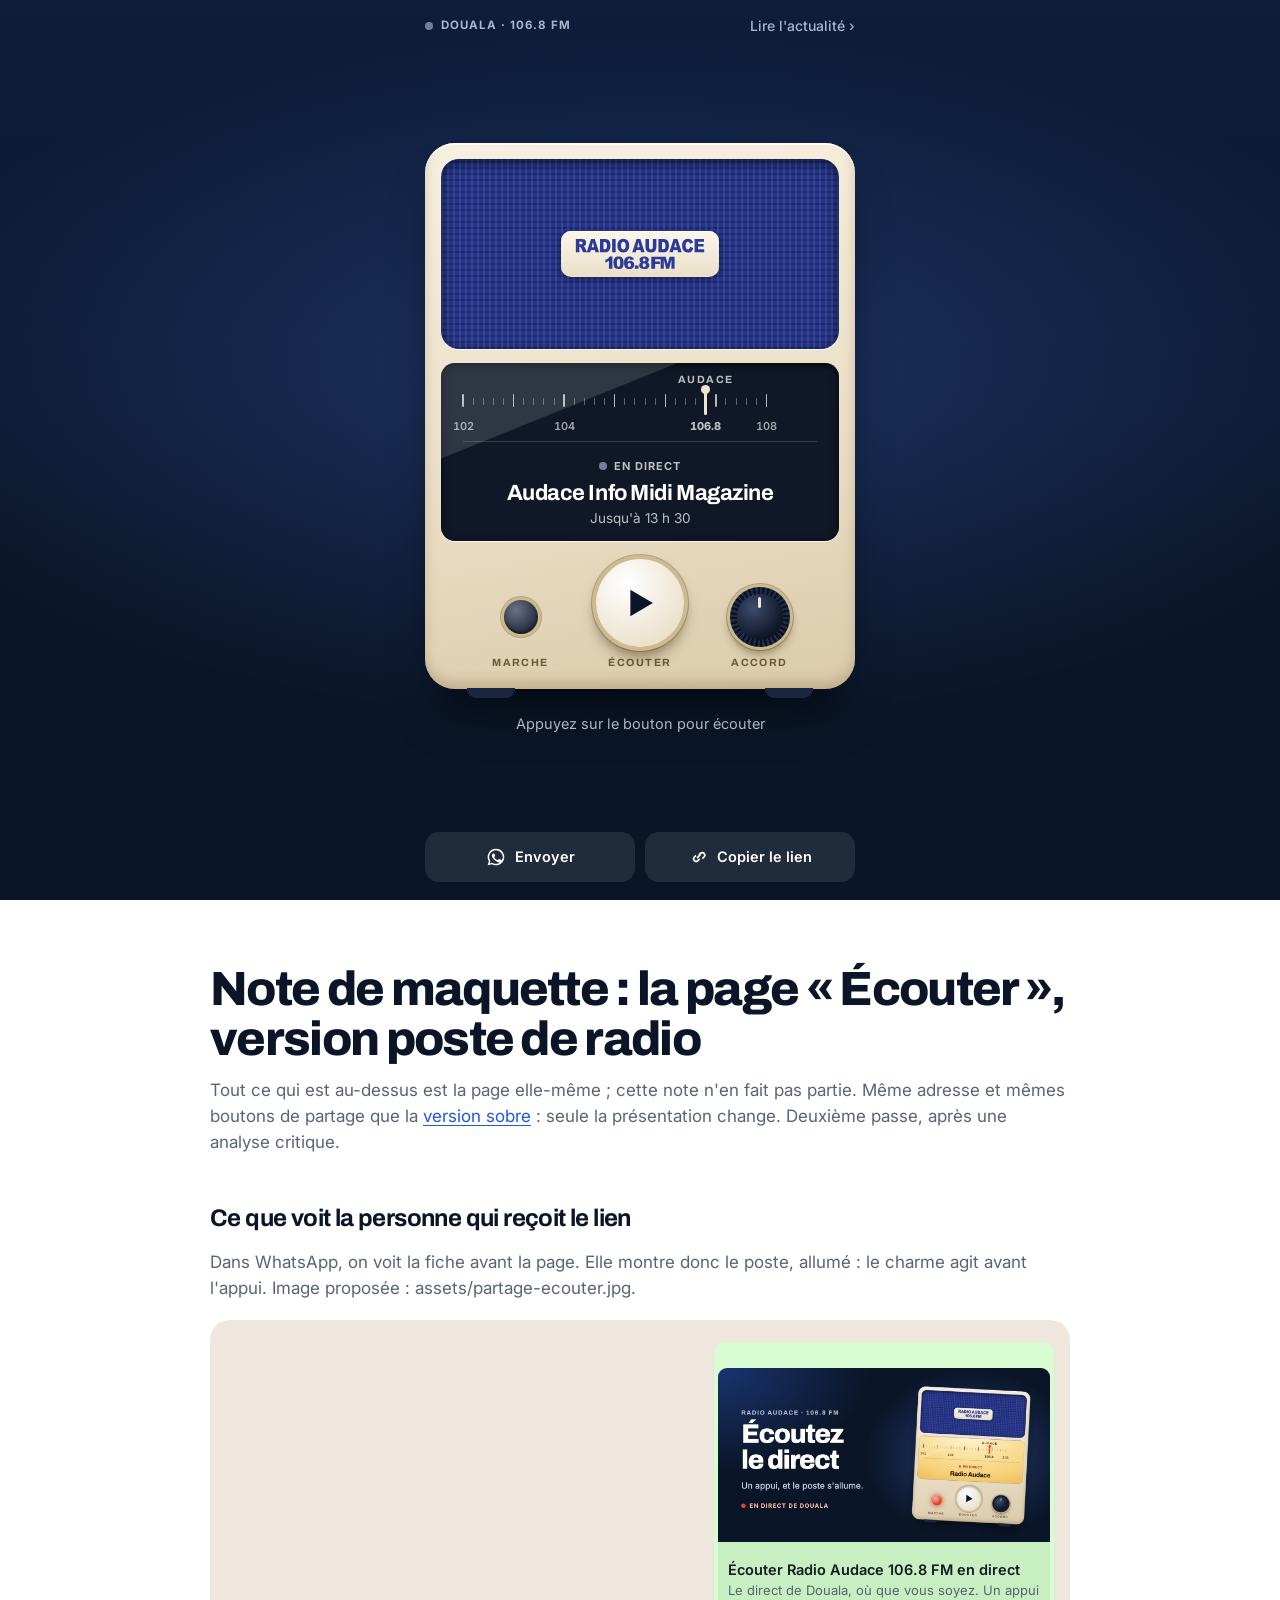
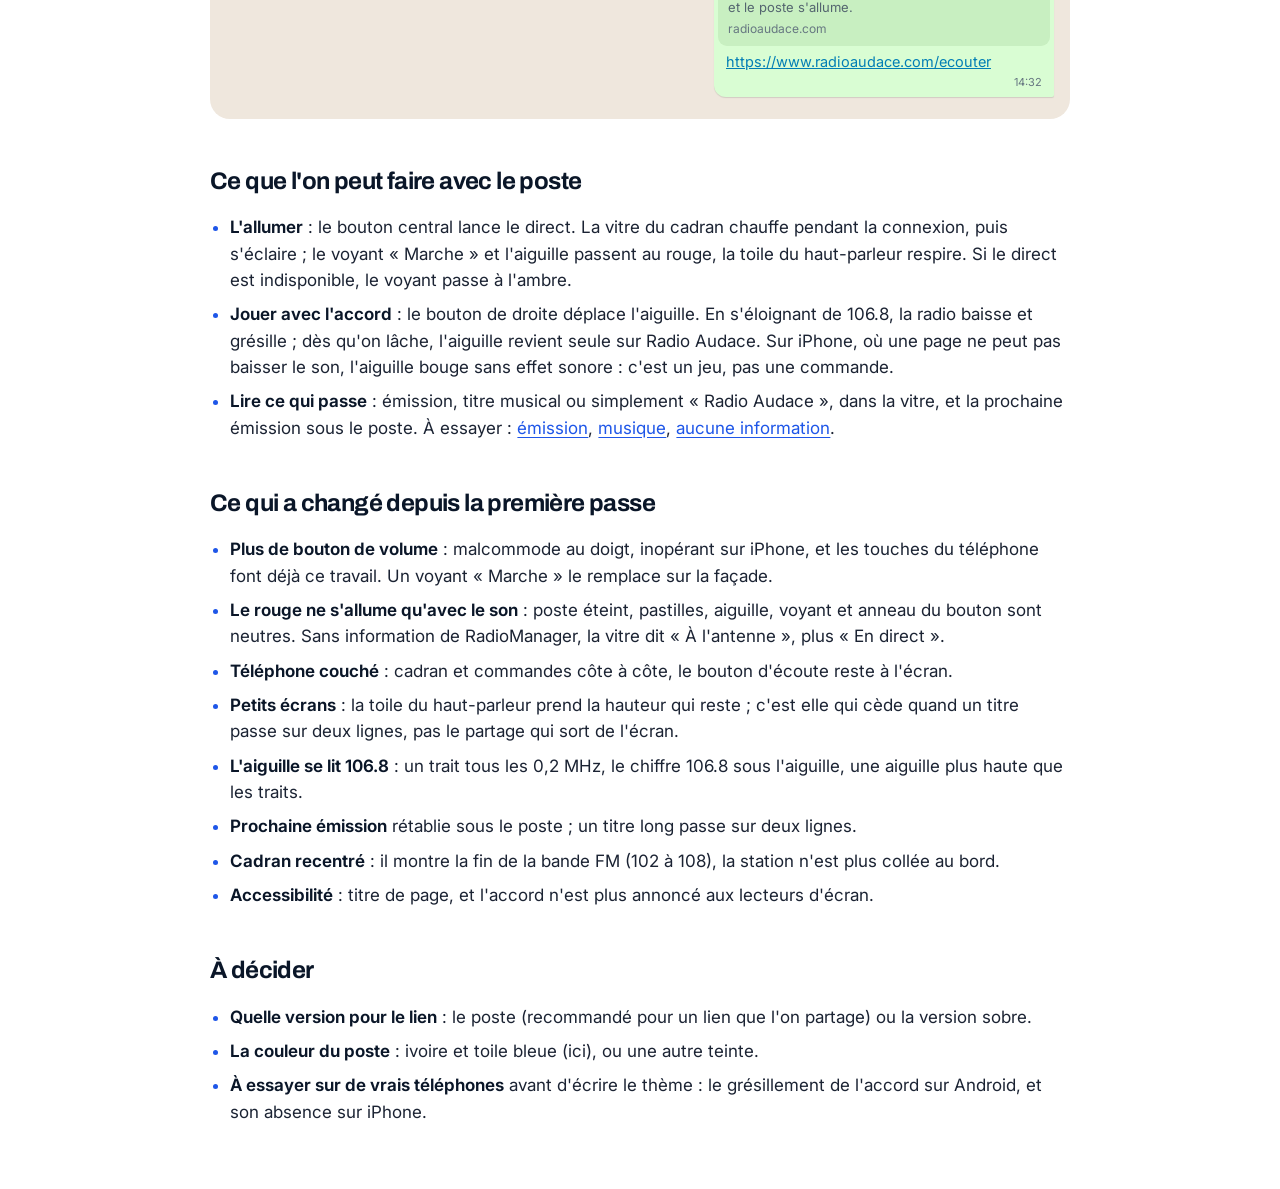
<file: design/ecouter-poste.html>
<!doctype html>
<html lang="fr" data-direct="arret">
<head>
<meta charset="utf-8">
<meta name="viewport" content="width=device-width, initial-scale=1, viewport-fit=cover">
<meta name="theme-color" content="#0A1628">
<title>Écouter Radio Audace 106.8 FM en direct</title>
<!-- Maquette de la page « Écouter », version « poste de radio » : un poste ancien, dessiné en CSS
     (aucune image à charger hormis le logo), que l'on allume et dont on tourne le bouton d'accord.
     Deuxième passe du 2026-11-12, après analyse critique : plus de bouton de volume, rouge réservé au son qui joue,
     disposition paysage, 320 px resserré, prochaine émission rétablie, image de partage propre à la page.
     Version sobre de la même page : ecouter.html. Adresse proposée : https://www.radioaudace.com/ecouter -->
<link rel="preconnect" href="https://fonts.googleapis.com">
<link rel="preconnect" href="https://fonts.gstatic.com" crossorigin>
<link href="https://fonts.googleapis.com/css2?family=Archivo:wght@600..800&family=Inter:wght@400..700&display=swap" rel="stylesheet">
<link rel="stylesheet" href="maquette.css">
<style>
/* Le lecteur persistant du site n'a pas lieu d'être ici : la page entière est le lecteur. */
.lecteur { display: none; }
html body { padding-bottom: 0; background: var(--encre); }

.pv-scene {
  min-height: 100vh; min-height: 100svh;
  display: flex; flex-direction: column; align-items: center;
  padding: env(safe-area-inset-top) var(--marge) calc(18px + env(safe-area-inset-bottom));
  color: #fff;
  background:
    radial-gradient(90% 55% at 50% 42%, rgba(60, 96, 190, .38) 0%, rgba(26, 52, 112, 0) 70%),
    linear-gradient(180deg, #0D1D3A 0%, var(--encre) 60%);
}
.pv-scene :focus-visible { outline-color: #fff; }
.pv-scene > * { width: 100%; max-width: 430px; }

/* Le rouge est réservé au son qui joue : poste éteint, pastilles, aiguille et voyant sont neutres. */
.pv-scene .pastille { background: #6F7F9C; transition: background .6s; }
[data-direct="lecture"] .pv-scene .pastille { background: var(--direct); }

.pv-tete { display: flex; align-items: center; justify-content: space-between; gap: 16px; height: 52px; flex: none; }
.pv-tete b { display: inline-flex; align-items: center; gap: 8px; font-weight: 700; letter-spacing: .09em; text-transform: uppercase; font-size: 11.5px; color: #A9B6CC; transition: color .6s; }
[data-direct="lecture"] .pv-tete b { color: #FFB4A8; }
.pv-tete a { display: inline-flex; align-items: center; min-height: 44px; font-size: 14px; font-weight: 500; color: #A9B6CC; }
.pv-tete a:hover { color: #fff; }

.pv-milieu { flex: 1; display: flex; flex-direction: column; justify-content: center; padding: clamp(6px, 2vh, 22px) 0 clamp(12px, 2.6vh, 24px); }

/* ---------- Le poste ---------- */
.pv-poste {
  position: relative; display: flex; flex-direction: column; gap: 14px; padding: 16px;
  border-radius: 30px;
  background: linear-gradient(170deg, #F8F0E0 0%, #EADEC6 58%, #DBCBAB 100%);
  box-shadow: inset 0 2px 0 rgba(255, 255, 255, .85), inset 0 -7px 12px rgba(120, 95, 50, .28), 0 34px 50px -20px rgba(0, 0, 0, .75);
}
.pv-poste::before, .pv-poste::after { content: ""; position: absolute; bottom: -9px; width: 48px; height: 10px; border-radius: 0 0 9px 9px; background: #1A2640; }
.pv-poste::before { left: 42px; } .pv-poste::after { right: 42px; }

/* Haut-parleur : toile tissée au bleu du logo, plaque de marque. */
.pv-toile {
  position: relative; overflow: hidden; display: grid; place-items: center;
  /* Hauteur = ce qui reste de l'écran quand tout le reste est logé dans le pire cas (titre sur deux lignes,
     prochaine émission sur deux lignes). C'est la toile qui cède, pas le partage qui sort de l'écran. */
  height: clamp(46px, calc(100vh - 600px), 190px); height: clamp(46px, calc(100svh - 600px), 190px); border-radius: 18px;
  background-color: #25348C;
  background-image:
    repeating-linear-gradient(90deg, rgba(255, 255, 255, .09) 0 2px, transparent 2px 6px),
    repeating-linear-gradient(0deg, rgba(0, 0, 0, .22) 0 2px, transparent 2px 6px);
  box-shadow: inset 0 3px 12px rgba(0, 0, 0, .6), 0 1px 0 rgba(255, 255, 255, .75);
}
.pv-toile::after { content: ""; position: absolute; width: 150%; aspect-ratio: 1; border-radius: 50%; background: radial-gradient(circle, rgba(255, 255, 255, .16) 0%, rgba(255, 255, 255, 0) 60%); opacity: 0; }
[data-direct="lecture"] .pv-toile::after { animation: pv-souffle 2.2s ease-in-out infinite; }
@keyframes pv-souffle { 0%, 100% { opacity: .25; transform: scale(.7); } 50% { opacity: .9; transform: scale(1); } }
.pv-plaque { position: relative; z-index: 1; padding: 4px 14px; padding: clamp(4px, 10cqh, 7px) 14px; border-radius: 10px; background: linear-gradient(#FCF6EA, #EADFC8); box-shadow: 0 2px 6px rgba(0, 0, 0, .45), inset 0 1px 0 #fff; }
/* La plaque suit la hauteur de la toile : elle n'en déborde jamais. */
.pv-toile { container-type: size; }
.pv-plaque img { height: 22px; height: clamp(18px, 44cqh, 32px); width: auto; }

/* Vitre du cadran : sombre poste éteint, elle chauffe puis s'éclaire quand le son joue. */
.pv-vitre {
  position: relative; isolation: isolate; overflow: hidden;
  border-radius: 14px; padding: 12px 22px;
  background: #101828; color: rgba(255, 255, 255, .72);
  box-shadow: inset 0 2px 9px rgba(0, 0, 0, .75), 0 1px 0 rgba(255, 255, 255, .75);
  transition: color .8s;
}
.pv-vitre::before { content: ""; position: absolute; inset: 0; z-index: -1; background: radial-gradient(120% 150% at 50% 0%, #FFF3C8 0%, #F7D27A 58%, #E2A842 100%); opacity: 0; transition: opacity .9s; }
.pv-vitre::after { content: ""; position: absolute; inset: 0; pointer-events: none; background: linear-gradient(158deg, rgba(255, 255, 255, .13) 0 28%, rgba(255, 255, 255, 0) 28.4%); }
[data-direct="lecture"] .pv-vitre { color: #3A2C12; }
[data-direct="lecture"] .pv-vitre::before { opacity: 1; }
[data-direct="charge"] .pv-vitre::before { animation: pv-chauffe 1.1s ease-in-out infinite; }
@keyframes pv-chauffe { 0%, 100% { opacity: .06; } 40% { opacity: .3; } 55% { opacity: .14; } 75% { opacity: .34; } }

/* Portion de la bande FM, de 102 à 108 MHz (fin de bande) : la station n'est plus collée au bord. */
.pv-echelle { position: relative; height: 58px; }
.pv-echelle .st { position: absolute; top: -3px; transform: translateX(-50%); font-family: var(--titre); font-weight: 700; font-size: 10.5px; letter-spacing: .14em; }
.pv-echelle i { position: absolute; top: 23px; width: 1px; height: 7px; margin-left: -.5px; border-radius: 1px; background: currentColor; opacity: .45; }
.pv-echelle i.fort { top: 19px; width: 1.5px; margin-left: -.75px; height: 13px; opacity: .95; }
.pv-echelle .n.ici { font-weight: 800; opacity: 1; }
.pv-echelle .n { position: absolute; top: 43px; transform: translateX(-50%); font-size: 11px; font-weight: 600; font-variant-numeric: tabular-nums; opacity: .85; }
.pv-aiguille { position: absolute; top: 13px; bottom: 18px; left: calc((var(--f, 106.8) - 102) / 7 * 100%); width: 3px; margin-left: -1.5px; border-radius: 2px; background: #EFE5CC; transition: left .55s cubic-bezier(.3, 1.5, .5, 1), background .6s, box-shadow .5s; }
.pv-aiguille::before { content: ""; position: absolute; left: 50%; top: -3px; width: 9px; height: 9px; margin-left: -4.5px; border-radius: 50%; background: inherit; }
.pv-poste.accorde .pv-aiguille { transition: background .6s; }
[data-direct="lecture"] .pv-aiguille { background: var(--direct); box-shadow: 0 0 8px 1px rgba(232, 68, 46, .7); }
[data-direct="charge"] .pv-aiguille { animation: pv-tremble .5s ease-in-out infinite; }
@keyframes pv-tremble { 0%, 100% { transform: translateX(-3px); } 50% { transform: translateX(3px); } }

.pv-affiche { margin-top: 8px; padding-top: 9px; border-top: 1px solid rgba(255, 255, 255, .16); text-align: center; min-width: 0; transition: border-color .8s; }
[data-direct="lecture"] .pv-affiche { border-color: rgba(58, 44, 18, .25); }
.pv-etiq { display: inline-flex; align-items: center; gap: 7px; font-size: 11px; font-weight: 700; letter-spacing: .09em; text-transform: uppercase; transition: color .8s; }
[data-direct="lecture"] .pv-etiq { color: #B02A17; }
/* Un titre long passe sur deux lignes : il reste lisible en entier. */
.pv-affiche h2 { font-family: var(--titre); font-weight: 700; font-size: clamp(18px, 5.2vw, 22px); letter-spacing: -.02em; line-height: 1.18; margin-top: 3px; color: #fff; text-wrap: balance; display: -webkit-box; -webkit-box-orient: vertical; -webkit-line-clamp: 2; overflow: hidden; transition: color .8s; }
[data-direct="lecture"] .pv-affiche h2 { color: #1A1206; }
.pv-affiche .d { display: block; font-size: 13.5px; margin-top: 1px; white-space: nowrap; overflow: hidden; text-overflow: ellipsis; }

/* Façade : voyant, bouton d'écoute, accord. */
.pv-facade { display: grid; grid-template-columns: minmax(0, 1fr) auto minmax(0, 1fr); align-items: end; justify-items: center; padding: 4px 4px 2px; }
.pv-commande { display: flex; flex-direction: column; align-items: center; gap: 8px; font-family: var(--titre); font-weight: 700; font-size: 10.5px; letter-spacing: .14em; text-transform: uppercase; color: #6B5A38; }
.pv-niche { width: clamp(50px, 15vw, 60px); aspect-ratio: 1; display: grid; place-items: center; }
/* Voyant de marche : un vrai cabochon, sombre poste éteint, rouge quand le son joue, ambre si le direct est indisponible. */
.pv-voyant { width: clamp(30px, 9vw, 34px); aspect-ratio: 1; border-radius: 50%; background: radial-gradient(circle at 35% 30%, #6B7388, #262D40 70%); box-shadow: 0 0 0 3px #CDBB8E, 0 0 0 4px rgba(90, 70, 30, .35), inset 0 -2px 3px rgba(0, 0, 0, .45); transition: background .5s, box-shadow .5s; }
[data-direct="lecture"] .pv-voyant { background: radial-gradient(circle at 35% 30%, #FFB3A6, var(--direct) 60%, #B02A17); box-shadow: 0 0 0 3px #CDBB8E, 0 0 0 4px rgba(90, 70, 30, .35), 0 0 16px 4px rgba(232, 68, 46, .6); }
[data-direct="erreur"] .pv-voyant { background: radial-gradient(circle at 35% 30%, #FFF0C4, #F0B429 60%, #B97A0A); box-shadow: 0 0 0 3px #CDBB8E, 0 0 0 4px rgba(90, 70, 30, .35), 0 0 14px 3px rgba(240, 180, 41, .55); }
[data-direct="charge"] .pv-voyant { animation: pv-clignote 1.1s ease-in-out infinite; }
@keyframes pv-clignote { 50% { background: radial-gradient(circle at 35% 30%, #B9C0D2, #4A5470 70%); } }

.pv-prise { width: 100%; aspect-ratio: 1; border-radius: 50%; box-shadow: 0 0 0 3px #CDBB8E, 0 0 0 4px rgba(90, 70, 30, .35), 0 6px 10px rgba(60, 40, 10, .5); touch-action: none; cursor: grab; }
.pv-prise:active { cursor: grabbing; }
.pv-rond { position: relative; width: 100%; height: 100%; border-radius: 50%; background: repeating-conic-gradient(#1F2B47 0 5deg, #0A1220 5deg 10deg); transform: rotate(var(--angle, 0deg)); transition: transform .55s cubic-bezier(.3, 1.5, .5, 1); }
.pv-prise.tient .pv-rond { transition: none; }
.pv-rond::before { content: ""; position: absolute; inset: 7px; border-radius: 50%; background: radial-gradient(circle at 35% 30%, #3D4C6E, #0E1626 72%); }
.pv-rond::after { content: ""; position: absolute; top: 10px; left: 50%; width: 3px; height: 11px; margin-left: -1.5px; border-radius: 2px; background: #F3E7CB; }

.pv-marche {
  position: relative; display: grid; place-items: center;
  width: clamp(68px, 21vw, 88px); aspect-ratio: 1; border-radius: 50%;
  background: radial-gradient(circle at 35% 28%, #fff, #ECE3CF 72%); color: var(--encre);
  box-shadow: 0 0 0 4px #CDBB8E, 0 0 0 5px rgba(90, 70, 30, .35), 0 9px 14px rgba(60, 40, 10, .55);
  transition: transform .15s, box-shadow .15s;
}
.pv-marche:active, [data-direct="lecture"] .pv-marche, [data-direct="charge"] .pv-marche {
  transform: translateY(2px);
  box-shadow: 0 0 0 4px #CDBB8E, 0 0 0 5px rgba(90, 70, 30, .35), 0 2px 4px rgba(60, 40, 10, .5), inset 0 3px 7px rgba(0, 0, 0, .28);
}
.pv-marche .ico { display: grid; place-items: center; }
.pv-marche .ico svg { width: 30px; height: 30px; fill: currentColor; }
.pv-marche::after { content: ""; position: absolute; inset: -4px; border-radius: 50%; border: 2px solid rgba(42, 59, 153, .7); opacity: 0; pointer-events: none; }
[data-direct="arret"] .pv-marche::after { animation: pv-appel 2.2s ease-out infinite; }
@keyframes pv-appel { 0% { opacity: .9; transform: scale(1); } 80%, 100% { opacity: 0; transform: scale(1.22); } }

.pv-ou { text-align: center; margin-top: 24px; min-height: 22px; font-size: 14.5px; color: #C9D3E4; }
[data-direct="erreur"] .pv-ou { color: #FFD27A; }
.pv-apres { text-align: center; margin-top: 4px; font-size: 13.5px; color: #8696B3; }

.pv-partage { flex: none; display: grid; grid-template-columns: 1fr 1fr; gap: 10px; }
.pv-partage a, .pv-partage button { display: inline-flex; align-items: center; justify-content: center; gap: 9px; min-height: 50px; padding: 0 14px; border-radius: 14px; background: rgba(255, 255, 255, .09); color: #fff; font-size: 14.5px; font-weight: 600; transition: background .2s; }
.pv-partage a:hover, .pv-partage button:hover { background: rgba(255, 255, 255, .16); }
.pv-partage svg { width: 20px; height: 20px; fill: currentColor; flex: none; }

/* Petits téléphones (320 px de large, ou peu de hauteur) : tout reste sur un écran. */
@media (max-width: 350px), (max-height: 600px) {
  .pv-tete { height: 44px; }
  .pv-toile { height: clamp(46px, calc(100vh - 550px), 190px); height: clamp(46px, calc(100svh - 550px), 190px); }
  .pv-poste { padding: 12px; gap: 10px; border-radius: 26px; }
  .pv-vitre { padding: 10px 16px; }
  .pv-ou { margin-top: 18px; font-size: 14px; }
  .pv-partage a, .pv-partage button { min-height: 46px; padding: 0 8px; gap: 7px; font-size: 13.5px; white-space: nowrap; }
}

/* Téléphone couché : la toile disparaît, cadran et commandes passent côte à côte ; le bouton d'écoute reste à l'écran. */
@media (orientation: landscape) and (max-height: 520px) {
  .pv-scene > * { max-width: 760px; }
  .pv-milieu { padding: 2px 0 10px; }
  .pv-poste { display: grid; grid-template-columns: minmax(0, 1.1fr) minmax(250px, 1fr); align-items: center; gap: 16px; padding: 14px; }
  .pv-marche { width: 76px; }
  .pv-niche { width: 52px; }
  .pv-toile { display: none; }
  .pv-ou { margin-top: 16px; }
  .pv-partage { max-width: 430px; }
}

@media (prefers-reduced-motion: reduce) {
  .pv-toile::after, .pv-vitre::before, .pv-aiguille, .pv-marche::after, .pv-voyant { animation: none !important; }
  .pv-aiguille, .pv-rond { transition: none; }
}

/* ---------- Notes de maquette (ne font pas partie de la page) ---------- */
.notes { background: var(--blanc); }
.notes a.essai { color: var(--audace); text-decoration: underline; text-underline-offset: 3px; }
.notes .apercu { margin-top: 18px; padding: 22px 16px; border-radius: var(--rayon); background: #EFE7DD; display: flex; justify-content: flex-end; }
.bulle { width: min(100%, 340px); background: #D9FDD3; border-radius: 12px 12px 2px 12px; padding: 4px; box-shadow: 0 1px 1px rgba(0, 0, 0, .12); font-size: 14.5px; line-height: 1.35; color: #111B21; }
.bulle .fiche { background: #C8EFC1; border-radius: 9px; overflow: hidden; }
.bulle .fiche img { width: 100%; aspect-ratio: 1200 / 630; object-fit: cover; }
.bulle .fiche div { padding: 8px 10px 9px; }
.bulle .fiche b { display: block; font-weight: 600; }
.bulle .fiche span { display: block; color: #54656F; font-size: 13px; margin-top: 2px; }
.bulle .fiche em { display: block; font-style: normal; color: #667781; font-size: 12px; margin-top: 4px; }
.bulle p { padding: 6px 8px 4px; }
.bulle p u { color: #027EB5; }
.bulle time { display: block; text-align: right; padding: 0 8px 3px; font-size: 11px; color: #667781; }
</style>
</head>
<body>

<main class="pv-scene" id="contenu">
  <h1 class="sr">Écouter Radio Audace 106.8 FM en direct</h1>
  <header class="pv-tete">
    <b><span class="pastille"></span>Douala · 106.8 FM</b>
    <a href="accueil.html">Lire l'actualité ›</a>
  </header>

  <div class="pv-milieu">
    <div class="pv-poste">
      <div class="pv-toile">
        <div class="pv-plaque"><img src="assets/logo-radio-audace-simplifie.svg" alt="Radio Audace 106.8 FM" width="130" height="32"></div>
      </div>

      <div class="pv-vitre">
        <div class="pv-echelle" aria-hidden="true"><b class="pv-aiguille"></b></div>
        <div class="pv-affiche" aria-live="polite">
          <span class="pv-etiq"><span class="pastille"></span><span data-label></span></span>
          <h2 data-titre></h2>
          <span class="d" data-detail></span>
        </div>
      </div>

      <div class="pv-facade">
        <div class="pv-commande" aria-hidden="true">
          <div class="pv-niche"><i class="pv-voyant"></i></div>
          <span>Marche</span>
        </div>
        <div class="pv-commande">
          <button class="pv-marche" type="button" data-direct-btn><span class="ico"></span><span class="sr libelle"></span></button>
          <span data-touche aria-hidden="true"></span>
        </div>
        <!-- L'accord est un jeu facultatif : il n'est pas présenté aux lecteurs d'écran, pour lesquels il ne servirait à rien. -->
        <div class="pv-commande" aria-hidden="true">
          <div class="pv-niche"><div class="pv-prise" data-accord><div class="pv-rond"></div></div></div>
          <span>Accord</span>
        </div>
      </div>
    </div>

    <p class="pv-ou" role="status" data-ou></p>
    <p class="pv-apres" data-apres></p>
  </div>

  <footer class="pv-partage">
    <a data-wa href="#" target="_blank" rel="noopener"></a>
    <button type="button" data-copie></button>
  </footer>
</main>

<section class="notes" id="notes">
<div class="sommaire">
  <h1>Note de maquette : la page « Écouter », version poste de radio</h1>
  <p>Tout ce qui est au-dessus est la page elle-même ; cette note n'en fait pas partie. Même adresse et mêmes boutons de partage que la <a class="essai" href="ecouter.html">version sobre</a> : seule la présentation change. Deuxième passe, après une analyse critique.</p>

  <h2>Ce que voit la personne qui reçoit le lien</h2>
  <p>Dans WhatsApp, on voit la fiche avant la page. Elle montre donc le poste, allumé : le charme agit avant l'appui. Image proposée : assets/partage-ecouter.jpg.</p>
  <div class="apercu">
    <div class="bulle">
      <div class="fiche">
        <img src="assets/partage-ecouter.jpg" alt="Fiche de partage : le poste Radio Audace allumé, « Écoutez le direct »" width="1200" height="630">
        <div><b>Écouter Radio Audace 106.8 FM en direct</b><span>Le direct de Douala, où que vous soyez. Un appui et le poste s'allume.</span><em>radioaudace.com</em></div>
      </div>
      <p><u>https://www.radioaudace.com/ecouter</u></p>
      <time>14:32</time>
    </div>
  </div>

  <h2>Ce que l'on peut faire avec le poste</h2>
  <ul class="liste">
    <li><strong>L'allumer</strong> : le bouton central lance le direct. La vitre du cadran chauffe pendant la connexion, puis s'éclaire ; le voyant « Marche » et l'aiguille passent au rouge, la toile du haut-parleur respire. Si le direct est indisponible, le voyant passe à l'ambre.</li>
    <li><strong>Jouer avec l'accord</strong> : le bouton de droite déplace l'aiguille. En s'éloignant de 106.8, la radio baisse et grésille ; dès qu'on lâche, l'aiguille revient seule sur Radio Audace. Sur iPhone, où une page ne peut pas baisser le son, l'aiguille bouge sans effet sonore : c'est un jeu, pas une commande.</li>
    <li><strong>Lire ce qui passe</strong> : émission, titre musical ou simplement « Radio Audace », dans la vitre, et la prochaine émission sous le poste. À essayer : <a class="essai" href="?antenne=emission">émission</a>, <a class="essai" href="?antenne=musique">musique</a>, <a class="essai" href="?antenne=inconnu">aucune information</a>.</li>
  </ul>

  <h2>Ce qui a changé depuis la première passe</h2>
  <ul class="liste">
    <li><strong>Plus de bouton de volume</strong> : malcommode au doigt, inopérant sur iPhone, et les touches du téléphone font déjà ce travail. Un voyant « Marche » le remplace sur la façade.</li>
    <li><strong>Le rouge ne s'allume qu'avec le son</strong> : poste éteint, pastilles, aiguille, voyant et anneau du bouton sont neutres. Sans information de RadioManager, la vitre dit « À l'antenne », plus « En direct ».</li>
    <li><strong>Téléphone couché</strong> : cadran et commandes côte à côte, le bouton d'écoute reste à l'écran.</li>
    <li><strong>Petits écrans</strong> : la toile du haut-parleur prend la hauteur qui reste ; c'est elle qui cède quand un titre passe sur deux lignes, pas le partage qui sort de l'écran.</li>
    <li><strong>L'aiguille se lit 106.8</strong> : un trait tous les 0,2 MHz, le chiffre 106.8 sous l'aiguille, une aiguille plus haute que les traits.</li>
    <li><strong>Prochaine émission</strong> rétablie sous le poste ; un titre long passe sur deux lignes.</li>
    <li><strong>Cadran recentré</strong> : il montre la fin de la bande FM (102 à 108), la station n'est plus collée au bord.</li>
    <li><strong>Accessibilité</strong> : titre de page, et l'accord n'est plus annoncé aux lecteurs d'écran.</li>
  </ul>

  <h2>À décider</h2>
  <ul class="liste">
    <li><strong>Quelle version pour le lien</strong> : le poste (recommandé pour un lien que l'on partage) ou la version sobre.</li>
    <li><strong>La couleur du poste</strong> : ivoire et toile bleue (ici), ou une autre teinte.</li>
    <li><strong>À essayer sur de vrais téléphones</strong> avant d'écrire le thème : le grésillement de l'accord sur Android, et son absence sur iPhone.</li>
  </ul>
</div>
</section>

<script src="maquette.js"></script>
<script>
// Propre à cette page ; ANTENNE, CAS, I, $, $$ et audio viennent de maquette.js.
const ADRESSE = 'https://www.radioaudace.com/ecouter';
const STATION = 106.8, BAS = 102, HAUT = 108, BORD = 109; // l'échelle va jusqu'à 109 pour laisser de l'air après 108
const borne = (v, a, b) => Math.min(b, Math.max(a, v));
const racine = document.documentElement, poste = $('.pv-poste');

// Sans information de RadioManager, on n'affirme pas « En direct ».
$('[data-label]').textContent = ANTENNE === CAS.inconnu ? 'À l\'antenne' : ANTENNE.label.replace(' · 106.8 FM', '');
$('[data-titre]').textContent = ANTENNE.titre;
$('[data-detail]').textContent = ANTENNE.detail;
const apres = $('[data-apres]'); apres.textContent = ANTENNE.desc; apres.hidden = !ANTENNE.desc || ANTENNE === CAS.emission;

// Fin de la bande FM ; la station est nommée sur le cadran, comme sur les anciens postes.
const echelle = $('.pv-echelle');
const pct = (f) => (f - BAS) / (BORD - BAS) * 100;
// Un trait tous les 0,2 MHz : 106,8 a le sien. Sous l'aiguille, le chiffre lu est 106.8, pas 107.
for (let n = 0; n <= (HAUT - BAS) * 5; n++) {
  const f = Math.round((BAS + n * 0.2) * 10) / 10, fort = Number.isInteger(f);
  echelle.insertAdjacentHTML('afterbegin', `<i${fort ? ' class="fort"' : ''} style="left:${pct(f)}%"></i>${[102, 104, 108].includes(f) ? `<span class="n" style="left:${pct(f)}%">${f}</span>` : ''}`);
}
echelle.insertAdjacentHTML('afterbegin', `<span class="st" style="left:${pct(STATION)}%">AUDACE</span><span class="n ici" style="left:${pct(STATION)}%">106.8</span>`);

/* ---------- Accord : un jeu facultatif ----------
   L'aiguille suit le bouton ; hors de 106.8 le son baisse et grésille ; on lâche, elle revient seule sur la station.
   Sur iPhone, une page ne peut pas baisser le son (audio.volume est ignoré) : l'aiguille bouge alors sans effet sonore. */
const essai = new Audio(); essai.volume = 0.5;
const VOLUME_REGLABLE = essai.volume === 0.5;
let frequence = STATION, ecart = 0, ctx = null, souffle = null, sommeil = 0;
const bAccord = $('[data-accord]');
const sonne = () => { if (audio && VOLUME_REGLABLE) audio.volume = 1 - 0.85 * ecart; };
// Le générateur de bruit est créé à l'appui sur le bouton d'écoute (un vrai geste), réveillé quand on saisit l'accord,
// rendormi quand on le lâche : il ne tourne pas pour ceux qui n'y touchent pas.
function preparerSouffle() {
  if (!VOLUME_REGLABLE) return;
  const AC = window.AudioContext || window.webkitAudioContext; if (!AC) return;
  if (!ctx) {
    ctx = new AC();
    const tampon = ctx.createBuffer(1, ctx.sampleRate * 2, ctx.sampleRate), d = tampon.getChannelData(0);
    for (let n = 0; n < d.length; n++) d[n] = Math.random() * 2 - 1;
    const source = ctx.createBufferSource(); source.buffer = tampon; source.loop = true;
    souffle = ctx.createGain(); souffle.gain.value = 0;
    source.connect(souffle).connect(ctx.destination); source.start();
    ctx.suspend(); // il dort tant qu'on ne touche pas à l'accord
  }
}
$('[data-direct-btn]').addEventListener('click', preparerSouffle);
function accorder(f) {
  frequence = borne(f, BAS, HAUT);
  ecart = Math.min(1, Math.abs(frequence - STATION) / 0.5);
  echelle.style.setProperty('--f', frequence);
  bAccord.style.setProperty('--angle', `${(frequence - STATION) * 50}deg`);
  if (souffle) souffle.gain.setTargetAtTime(racine.dataset.direct === 'lecture' ? ecart * 0.06 : 0, ctx.currentTime, 0.05);
  sonne();
}
let prec = null;
const angle = (ev) => { const r = bAccord.getBoundingClientRect(); return Math.atan2(ev.clientY - r.top - r.height / 2, ev.clientX - r.left - r.width / 2) * 180 / Math.PI; };
bAccord.addEventListener('pointerdown', (ev) => {
  bAccord.setPointerCapture(ev.pointerId); prec = angle(ev);
  bAccord.classList.add('tient'); poste.classList.add('accorde');
  clearTimeout(sommeil); if (ctx) ctx.resume();
  ev.preventDefault();
});
bAccord.addEventListener('pointermove', (ev) => {
  if (prec === null) return;
  const a = angle(ev); let d = a - prec; if (d > 180) d -= 360; if (d < -180) d += 360;
  prec = a; accorder(frequence + d / 50);
});
const lacher = () => { if (prec === null) return; prec = null; bAccord.classList.remove('tient'); poste.classList.remove('accorde'); accorder(STATION); if (ctx) sommeil = setTimeout(() => ctx.suspend(), 400); };
bAccord.addEventListener('pointerup', lacher); bAccord.addEventListener('pointercancel', lacher);

/* ---------- Textes selon l'état du lecteur ---------- */
const OU = {
  arret: 'Appuyez sur le bouton pour écouter',
  charge: 'Le poste chauffe, connexion…',
  lecture: 'Vous écoutez le direct',
  reprise: 'En pause, appuyez pour reprendre',
  erreur: 'Direct indisponible, réessayez',
};
const TOUCHE = { arret: 'Écouter', charge: 'Connexion', lecture: 'Pause', reprise: 'Reprendre', erreur: 'Réessayer' };
const suivre = () => {
  const e = racine.dataset.direct;
  $('[data-ou]').textContent = OU[e];
  $('[data-touche]').textContent = TOUCHE[e];
  sonne();
  if (e !== 'lecture' && souffle) souffle.gain.value = 0;
  // Écran verrouillé et commandes du casque.
  if ('mediaSession' in navigator && e === 'lecture') {
    navigator.mediaSession.metadata = new MediaMetadata({ title: ANTENNE.titre, artist: 'Radio Audace 106.8 FM', album: ANTENNE.detail });
  }
};
new MutationObserver(suivre).observe(racine, { attributes: true, attributeFilter: ['data-direct'] });
suivre();

/* ---------- Faire suivre le lien ---------- */
const wa = $('[data-wa]');
wa.innerHTML = `${I.whatsapp}Envoyer`;
wa.setAttribute('aria-label', 'Envoyer le lien sur WhatsApp');
wa.href = 'https://wa.me/?text=' + encodeURIComponent('Écoutez Radio Audace 106.8 FM en direct : ' + ADRESSE);
const copie = $('[data-copie]');
const repos = `${I.lien}Copier le lien`;
copie.innerHTML = repos;
copie.addEventListener('click', async () => {
  try { await navigator.clipboard.writeText(ADRESSE); } catch (e) { /* aperçu local */ }
  copie.innerHTML = `${I.lien}Lien copié`;
  setTimeout(() => { copie.innerHTML = repos; }, 2000);
});
</script>
</body>
</html>
</file>
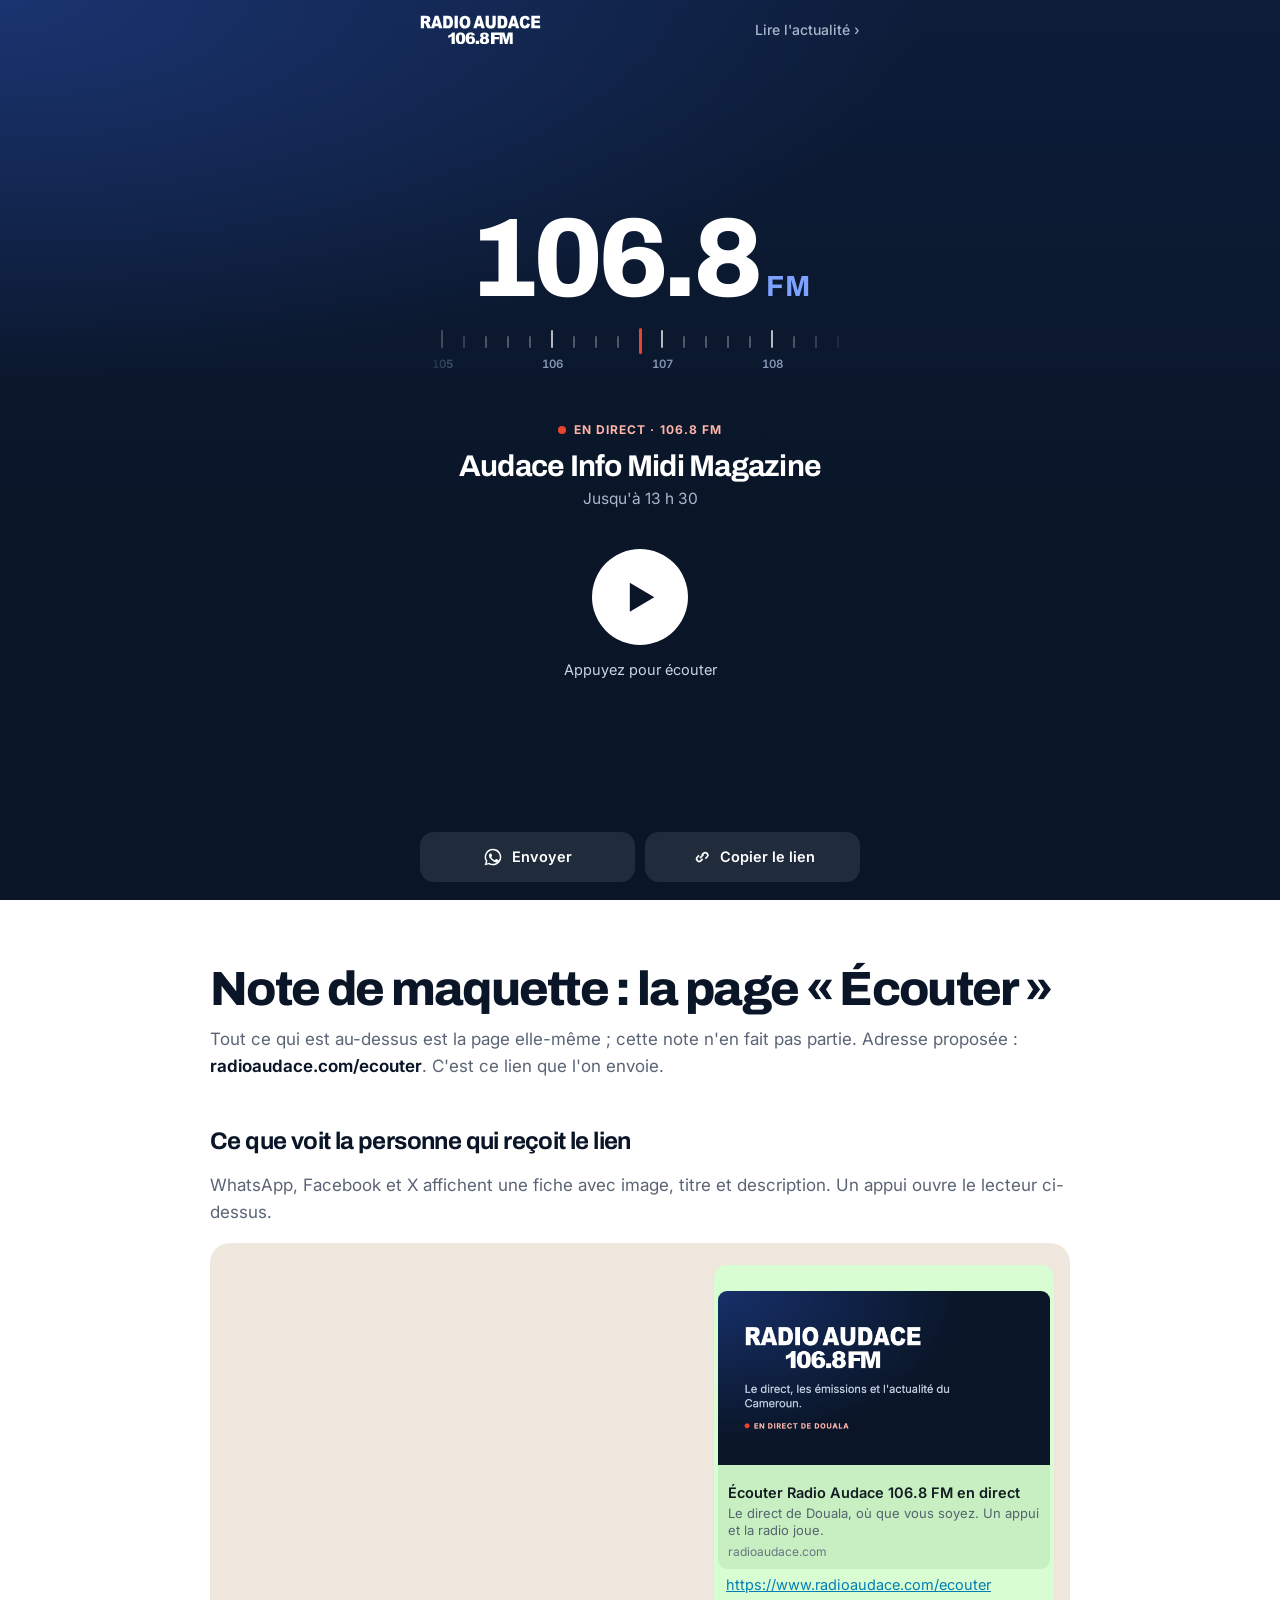
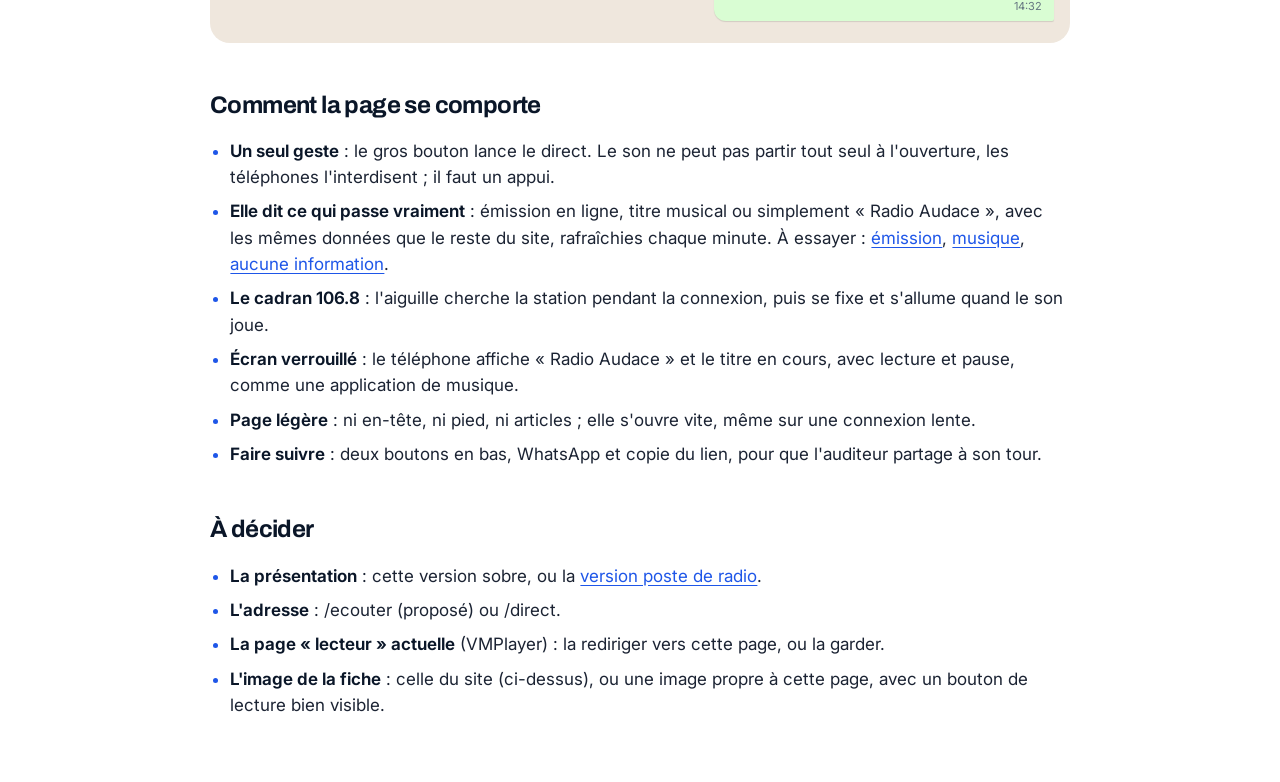
<file: design/ecouter.html>
<!doctype html>
<html lang="fr" data-direct="arret">
<head>
<meta charset="utf-8">
<meta name="viewport" content="width=device-width, initial-scale=1, viewport-fit=cover">
<meta name="theme-color" content="#0A1628">
<title>Écouter Radio Audace 106.8 FM en direct</title>
<!-- Maquette de la page « Écouter » : un lien à envoyer (WhatsApp, SMS, réseaux) qui ouvre un lecteur plein écran.
     Adresse proposée : https://www.radioaudace.com/ecouter
     Page autonome : ni en-tête ni pied du site, rien d'autre à charger que le lecteur. -->
<link rel="preconnect" href="https://fonts.googleapis.com">
<link rel="preconnect" href="https://fonts.gstatic.com" crossorigin>
<link href="https://fonts.googleapis.com/css2?family=Archivo:wght@600..800&family=Inter:wght@400..700&display=swap" rel="stylesheet">
<link rel="stylesheet" href="maquette.css">
<style>
/* Le lecteur persistant du site n'a pas lieu d'être ici : la page entière est le lecteur. */
.lecteur { display: none; }
html body { padding-bottom: 0; background: var(--encre); }

.poste {
  min-height: 100vh; min-height: 100svh;
  display: flex; flex-direction: column; align-items: center;
  padding: env(safe-area-inset-top) var(--marge) calc(18px + env(safe-area-inset-bottom));
  color: #fff;
  background:
    radial-gradient(120% 70% at 0% 0%, #1A3470 0%, rgba(26, 52, 112, 0) 60%),
    linear-gradient(180deg, #0D1D3A 0%, var(--encre) 55%);
}
.poste :focus-visible { outline-color: #fff; }
.poste > * { width: 100%; max-width: 440px; }

.poste-tete { display: flex; align-items: center; justify-content: space-between; gap: 16px; height: 60px; flex: none; }
.poste-tete img { height: 30px; width: auto; filter: brightness(0) invert(1); }
.poste-tete a.site { display: inline-flex; align-items: center; min-height: 44px; font-size: 14px; font-weight: 500; color: #A9B6CC; }
.poste-tete a.site:hover { color: #fff; }

.poste-coeur { flex: 1; display: flex; flex-direction: column; justify-content: center; gap: clamp(18px, 4.2vh, 40px); padding: clamp(8px, 2vh, 24px) 0; }

/* Le cadran : la fréquence est la signature de la page. L'aiguille cherche la station pendant la connexion. */
.cadran { text-align: center; }
.mhz { font-family: var(--titre); font-weight: 800; font-size: clamp(64px, min(23vw, 15vh), 112px); line-height: .9; letter-spacing: -.05em; font-variant-numeric: tabular-nums; }
.mhz small { font-size: .26em; letter-spacing: .04em; font-weight: 700; color: #7EA2FF; margin-left: .3em; }
.echelle { position: relative; height: 50px; margin-top: clamp(10px, 2vh, 18px); -webkit-mask-image: linear-gradient(90deg, transparent, #000 16%, #000 84%, transparent); mask-image: linear-gradient(90deg, transparent, #000 16%, #000 84%, transparent); }
.echelle i { position: absolute; top: 8px; width: 1.5px; height: 12px; margin-left: -.75px; border-radius: 1px; background: rgba(255, 255, 255, .28); }
.echelle i.fort { top: 2px; height: 18px; background: rgba(255, 255, 255, .7); }
.echelle span { position: absolute; top: 28px; transform: translateX(-50%); font-size: 11.5px; font-weight: 600; color: #8696B3; font-variant-numeric: tabular-nums; }
.aiguille { position: absolute; left: 50%; top: 0; width: 3px; height: 26px; margin-left: -1.5px; border-radius: 2px; background: var(--direct); box-shadow: 0 0 0 0 rgba(232, 68, 46, .5); transition: box-shadow .4s; }
[data-direct="lecture"] .aiguille { box-shadow: 0 0 14px 2px rgba(232, 68, 46, .65); }
[data-direct="charge"] .aiguille { animation: cherche 1.6s ease-in-out infinite; }
@keyframes cherche { 0%, 100% { left: 50%; } 30% { left: 38%; } 70% { left: 61%; } }

.maintenant { text-align: center; }
.maintenant .etiquette { display: inline-flex; align-items: center; gap: 8px; font-size: 12px; font-weight: 700; letter-spacing: .09em; text-transform: uppercase; color: #FFB4A8; }
.maintenant h1 { font-family: var(--titre); font-weight: 700; font-size: clamp(23px, 6.4vw, 30px); letter-spacing: -.025em; line-height: 1.12; margin-top: 8px; text-wrap: balance; }
.maintenant .detail { color: #A9B6CC; font-size: 15.5px; margin-top: 4px; }

.commande { display: flex; flex-direction: column; align-items: center; gap: 12px; }
.gros { position: relative; width: clamp(76px, 12vh, 96px); aspect-ratio: 1; border-radius: 50%; background: #fff; color: var(--encre); display: grid; place-items: center; transition: transform .2s var(--doucement); }
.gros:hover { transform: scale(1.04); }
.gros:active { transform: scale(.96); }
.gros .ico { display: grid; place-items: center; }
.gros .ico svg { width: 34%; min-width: 28px; fill: currentColor; }
.gros::after { content: ""; position: absolute; inset: 0; border-radius: 50%; border: 2px solid rgba(255, 255, 255, .5); opacity: 0; }
[data-direct="lecture"] .gros::after { animation: halo 2.4s ease-out infinite; }
@keyframes halo { 0% { opacity: .9; transform: scale(1); } 100% { opacity: 0; transform: scale(1.55); } }
.commande .ou { display: flex; align-items: center; justify-content: center; gap: 12px; min-height: 26px; font-size: 14.5px; color: #C9D3E4; }
.commande .onde { height: 20px; }
html:not([data-direct="lecture"]) .commande .onde { display: none; }
[data-direct="erreur"] .commande .ou { color: #FFD27A; }

.apres { text-align: center; font-size: 14px; color: #8696B3; }

.poste-pied { flex: none; display: grid; grid-template-columns: 1fr 1fr; gap: 10px; }
.poste-pied a, .poste-pied button { display: inline-flex; align-items: center; justify-content: center; gap: 9px; min-height: 50px; padding: 0 14px; border-radius: 14px; background: rgba(255, 255, 255, .09); color: #fff; font-size: 14.5px; font-weight: 600; transition: background .2s; }
.poste-pied a:hover, .poste-pied button:hover { background: rgba(255, 255, 255, .16); }
.poste-pied svg { width: 20px; height: 20px; fill: currentColor; flex: none; }

@media (prefers-reduced-motion: reduce) {
  [data-direct="charge"] .aiguille, [data-direct="lecture"] .gros::after { animation: none; }
}

/* ---------- Notes de maquette (ne font pas partie de la page) ---------- */
.notes { background: var(--blanc); }
.notes .apercu { margin-top: 18px; padding: 22px 16px; border-radius: var(--rayon); background: #EFE7DD; display: flex; justify-content: flex-end; }
.bulle { width: min(100%, 340px); background: #D9FDD3; border-radius: 12px 12px 2px 12px; padding: 4px; box-shadow: 0 1px 1px rgba(0, 0, 0, .12); font-size: 14.5px; line-height: 1.35; color: #111B21; }
.bulle .fiche { background: #C8EFC1; border-radius: 9px; overflow: hidden; }
.bulle .fiche img { width: 100%; aspect-ratio: 1200 / 630; object-fit: cover; }
.bulle .fiche div { padding: 8px 10px 9px; }
.bulle .fiche b { display: block; font-weight: 600; }
.bulle .fiche span { display: block; color: #54656F; font-size: 13px; margin-top: 2px; }
.bulle .fiche em { display: block; font-style: normal; color: #667781; font-size: 12px; margin-top: 4px; }
.bulle p { padding: 6px 8px 4px; }
.bulle p u { color: #027EB5; }
.notes a.essai { color: var(--audace); text-decoration: underline; text-underline-offset: 3px; }
.bulle time { display: block; text-align: right; padding: 0 8px 3px; font-size: 11px; color: #667781; }
</style>
</head>
<body>

<main class="poste" id="contenu">
  <header class="poste-tete">
    <a href="accueil.html" aria-label="Radio Audace 106.8 FM, accueil du site"><img src="assets/logo-radio-audace-simplifie.svg" alt="" width="122" height="30"></a>
    <a class="site" href="accueil.html">Lire l'actualité ›</a>
  </header>

  <div class="poste-coeur">
    <div class="cadran" aria-hidden="true">
      <div class="mhz">106.8<small>FM</small></div>
      <div class="echelle"><b class="aiguille"></b></div>
    </div>

    <div class="maintenant" aria-live="polite">
      <span class="etiquette"><span class="pastille"></span><span data-label></span></span>
      <h1 data-titre></h1>
      <p class="detail" data-detail></p>
    </div>

    <div class="commande">
      <button class="gros" type="button" data-direct-btn><span class="ico"></span><span class="sr libelle"></span></button>
      <div class="ou" role="status">
        <span class="onde" aria-hidden="true"><i></i><i></i><i></i><i></i><i></i></span>
        <span data-ou></span>
      </div>
    </div>

    <p class="apres" data-suite></p>
  </div>

  <footer class="poste-pied">
    <a data-wa href="#" target="_blank" rel="noopener"></a>
    <button type="button" data-copie></button>
  </footer>
</main>

<section class="notes" id="notes">
<div class="sommaire">
  <h1>Note de maquette : la page « Écouter »</h1>
  <p>Tout ce qui est au-dessus est la page elle-même ; cette note n'en fait pas partie. Adresse proposée : <strong>radioaudace.com/ecouter</strong>. C'est ce lien que l'on envoie.</p>

  <h2>Ce que voit la personne qui reçoit le lien</h2>
  <p>WhatsApp, Facebook et X affichent une fiche avec image, titre et description. Un appui ouvre le lecteur ci-dessus.</p>
  <div class="apercu">
    <div class="bulle">
      <div class="fiche">
        <img src="../radio-audace/assets/img/partage.png" alt="Fiche de partage : Radio Audace 106.8 FM, en direct de Douala" width="1200" height="630">
        <div><b>Écouter Radio Audace 106.8 FM en direct</b><span>Le direct de Douala, où que vous soyez. Un appui et la radio joue.</span><em>radioaudace.com</em></div>
      </div>
      <p><u>https://www.radioaudace.com/ecouter</u></p>
      <time>14:32</time>
    </div>
  </div>

  <h2>Comment la page se comporte</h2>
  <ul class="liste">
    <li><strong>Un seul geste</strong> : le gros bouton lance le direct. Le son ne peut pas partir tout seul à l'ouverture, les téléphones l'interdisent ; il faut un appui.</li>
    <li><strong>Elle dit ce qui passe vraiment</strong> : émission en ligne, titre musical ou simplement « Radio Audace », avec les mêmes données que le reste du site, rafraîchies chaque minute. À essayer : <a class="essai" href="?antenne=emission">émission</a>, <a class="essai" href="?antenne=musique">musique</a>, <a class="essai" href="?antenne=inconnu">aucune information</a>.</li>
    <li><strong>Le cadran 106.8</strong> : l'aiguille cherche la station pendant la connexion, puis se fixe et s'allume quand le son joue.</li>
    <li><strong>Écran verrouillé</strong> : le téléphone affiche « Radio Audace » et le titre en cours, avec lecture et pause, comme une application de musique.</li>
    <li><strong>Page légère</strong> : ni en-tête, ni pied, ni articles ; elle s'ouvre vite, même sur une connexion lente.</li>
    <li><strong>Faire suivre</strong> : deux boutons en bas, WhatsApp et copie du lien, pour que l'auditeur partage à son tour.</li>
  </ul>

  <h2>À décider</h2>
  <ul class="liste">
    <li><strong>La présentation</strong> : cette version sobre, ou la <a class="essai" href="ecouter-poste.html">version poste de radio</a>.</li>
    <li><strong>L'adresse</strong> : /ecouter (proposé) ou /direct.</li>
    <li><strong>La page « lecteur » actuelle</strong> (VMPlayer) : la rediriger vers cette page, ou la garder.</li>
    <li><strong>L'image de la fiche</strong> : celle du site (ci-dessus), ou une image propre à cette page, avec un bouton de lecture bien visible.</li>
  </ul>
</div>
</section>

<script src="maquette.js"></script>
<script>
// Propre à cette page ; ANTENNE, I, $ et $$ viennent de maquette.js.
const ADRESSE = 'https://www.radioaudace.com/ecouter';

$('[data-label]').textContent = ANTENNE.label;
$('[data-titre]').textContent = ANTENNE.titre;
$('[data-detail]').textContent = ANTENNE.detail;
const suite = $('[data-suite]'); suite.textContent = ANTENNE.desc; suite.hidden = !ANTENNE.desc || ANTENNE === CAS.emission;

// Échelle du cadran : de 104,8 à 108,8 MHz, 106,8 au centre.
const echelle = $('.echelle');
for (let n = 0; n <= 20; n++) {
  const f = Math.round((104.8 + n * 0.2) * 10) / 10, entier = Number.isInteger(f);
  echelle.insertAdjacentHTML('afterbegin', `<i${entier ? ' class="fort"' : ''} style="left:${n * 5}%"></i>${entier ? `<span style="left:${n * 5}%">${f}</span>` : ''}`);
}

// Le texte sous le bouton suit l'état du lecteur.
const OU = {
  arret: 'Appuyez pour écouter',
  charge: 'Connexion au direct…',
  lecture: 'Vous écoutez le direct',
  reprise: 'En pause, appuyez pour reprendre',
  erreur: 'Direct indisponible, appuyez pour réessayer',
};
const suivre = () => {
  const e = document.documentElement.dataset.direct;
  $('[data-ou]').textContent = OU[e];
  // Écran verrouillé et commandes du casque.
  if ('mediaSession' in navigator && e === 'lecture') {
    navigator.mediaSession.metadata = new MediaMetadata({ title: ANTENNE.titre, artist: 'Radio Audace 106.8 FM', album: ANTENNE.detail });
  }
};
new MutationObserver(suivre).observe(document.documentElement, { attributes: true, attributeFilter: ['data-direct'] });
suivre();

// Faire suivre le lien.
const wa = $('[data-wa]');
wa.innerHTML = `${I.whatsapp}Envoyer`;
wa.setAttribute('aria-label', 'Envoyer le lien sur WhatsApp');
wa.href = 'https://wa.me/?text=' + encodeURIComponent('Écoutez Radio Audace 106.8 FM en direct : ' + ADRESSE);
const copie = $('[data-copie]');
const repos = `${I.lien}Copier le lien`;
copie.innerHTML = repos;
copie.addEventListener('click', async () => {
  try { await navigator.clipboard.writeText(ADRESSE); } catch (e) { /* aperçu local */ }
  copie.innerHTML = `${I.lien}Lien copié`;
  setTimeout(() => { copie.innerHTML = repos; }, 2000);
});
</script>
</body>
</html>
</file>
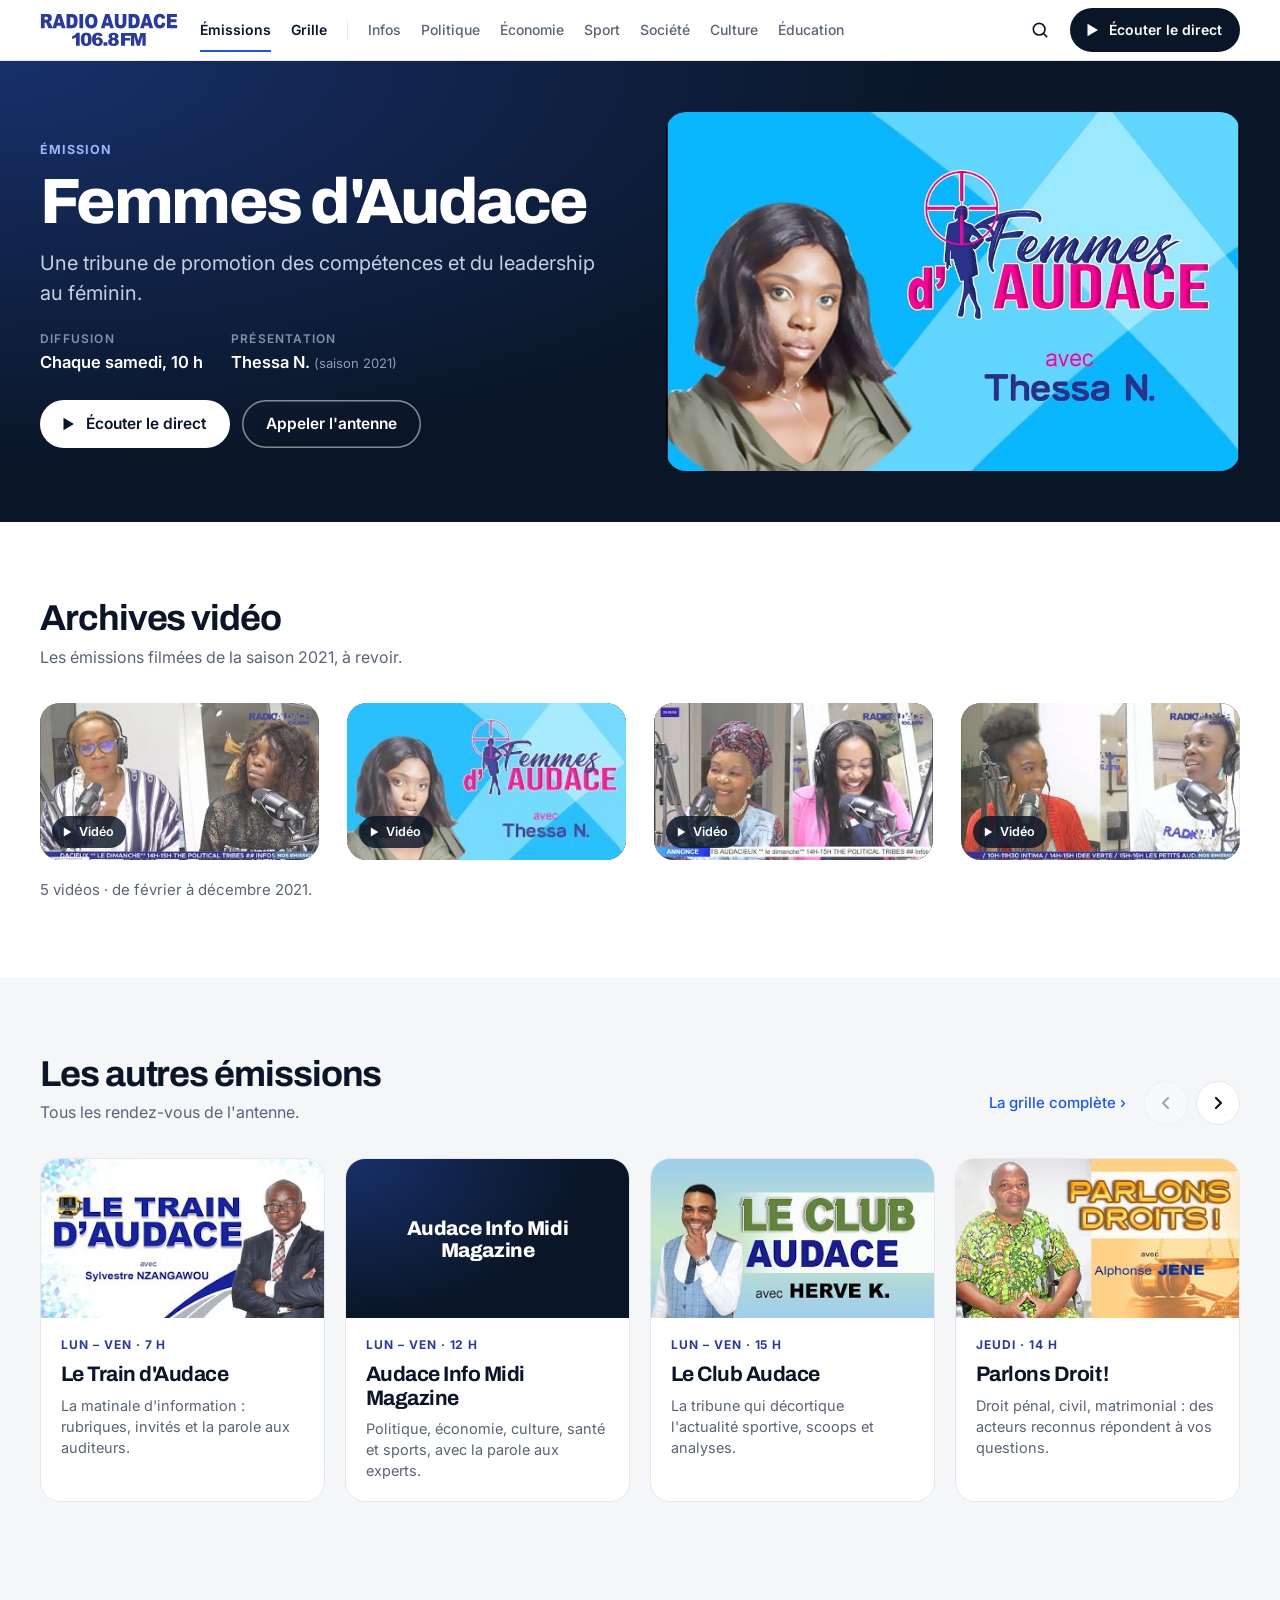
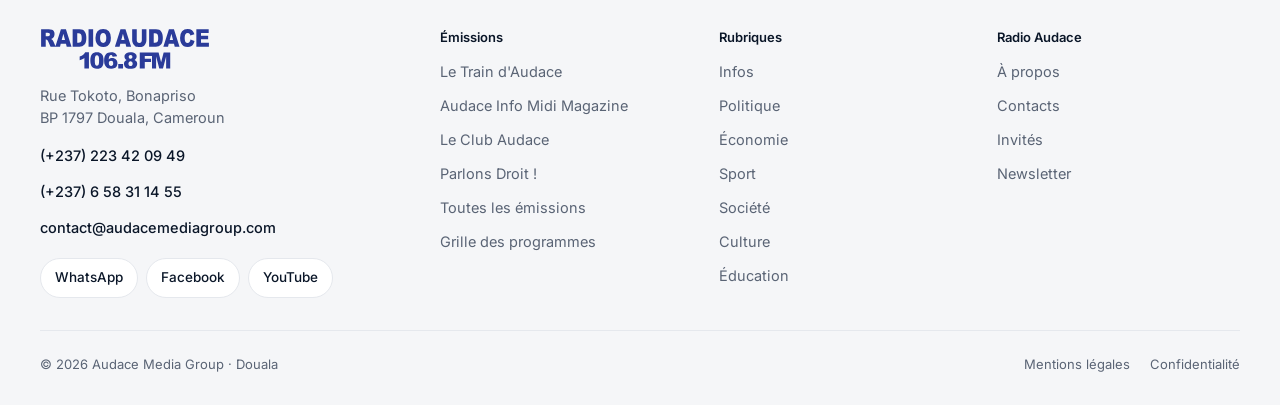
<file: design/emission.html>
<!doctype html>
<html lang="fr" data-direct="arret">
<head>
<meta charset="utf-8">
<meta name="viewport" content="width=device-width, initial-scale=1">
<title>Femmes d'Audace — Maquette de la page d'émission</title>
<!-- Maquette : polices chargées depuis Google Fonts. Dans le thème, elles seront hébergées localement (woff2). -->
<link rel="preconnect" href="https://fonts.googleapis.com">
<link rel="preconnect" href="https://fonts.gstatic.com" crossorigin>
<link href="https://fonts.googleapis.com/css2?family=Archivo:wght@600..800&family=Inter:wght@400..700&display=swap" rel="stylesheet">
<link rel="stylesheet" href="maquette.css">
</head>
<body>
<a class="evitement" href="#contenu">Aller au contenu</a>
<header class="entete" data-courant="emissions"></header>

<main id="contenu">
<!-- Page d'émission : une page de programme, pas une liste d'articles.
       Nom, accroche, visuel, horaire et animateur viennent de RadioManager (plugin audace-analytics).
       Chaque champ absent disparaît simplement. Ici, visuel officiel et présentatrice de la saison 2021, repris de la chaîne YouTube ; horaire simulé. -->
  <section class="emission-tete">
    <div class="cadre">
      <div>
        <span class="rubrique">Émission</span>
        <h1>Femmes d'Audace</h1>
        <p class="accroche">Une tribune de promotion des compétences et du leadership au féminin.</p>
        <dl class="fiche">
          <div><dt>Diffusion</dt><dd>Chaque samedi, 10 h</dd></div>
                    <div><dt>Présentation</dt><dd>Thessa N. <small>(saison 2021)</small></dd></div>
        </dl>
        <div class="boutons">
          <button class="lecture" type="button" data-direct-btn><span class="ico"></span><span class="libelle"></span></button>
          <a class="bouton clair" href="tel:+237223420949">Appeler l'antenne</a>
        </div>
      </div>
      <figure class="vignette"><img src="assets/visuel-femmes-daudace.jpg" alt="Visuel de l'émission Femmes d'Audace, avec Thessa N." width="1030" height="720" fetchpriority="high"></figure>
    </div>
  </section>

  <section class="section">
    <div class="cadre">
      <div class="section-tete"><div><h2>Archives vidéo</h2><p>Les émissions filmées de la saison 2021, à revoir.</p></div></div>
      <div class="grille quatre">
        <a class="carte video apparait" href="replay.html">
          <figure class="vignette"><img src="assets/yt-2zXlHGr3meE.jpg" alt="" loading="lazy" width="320" height="180"><span class="jouer-badge"><svg viewBox="0 0 14 14" aria-hidden="true"><path d="M2.5.8v12.4L13 7z"/></svg>Vidéo</span></figure>
          <h3 style="margin-top:14px">Émission du 28 décembre 2021</h3>
          <time class="date" datetime="2021-12-28">28 décembre 2021</time>
        </a>
        <a class="carte video apparait" href="replay.html">
          <figure class="vignette rogne"><img src="assets/yt-EReypISQ4L8.jpg" alt="" loading="lazy" width="320" height="180"><span class="jouer-badge"><svg viewBox="0 0 14 14" aria-hidden="true"><path d="M2.5.8v12.4L13 7z"/></svg>Vidéo</span></figure>
          <h3 style="margin-top:14px">Émission du 3 décembre 2021</h3>
          <time class="date" datetime="2021-12-03">3 décembre 2021</time>
        </a>
        <a class="carte video apparait" href="replay.html">
          <figure class="vignette"><img src="assets/yt-6e-icgaHTIo.jpg" alt="" loading="lazy" width="320" height="180"><span class="jouer-badge"><svg viewBox="0 0 14 14" aria-hidden="true"><path d="M2.5.8v12.4L13 7z"/></svg>Vidéo</span></figure>
          <h3 style="margin-top:14px">Émission du 11 octobre 2021</h3>
          <time class="date" datetime="2021-10-11">11 octobre 2021</time>
        </a>
        <a class="carte video apparait" href="replay.html">
          <figure class="vignette"><img src="assets/yt-QDq3Nyc6nko.jpg" alt="" loading="lazy" width="320" height="180"><span class="jouer-badge"><svg viewBox="0 0 14 14" aria-hidden="true"><path d="M2.5.8v12.4L13 7z"/></svg>Vidéo</span></figure>
          <h3 style="margin-top:14px">Miss Santé Sud-Ouest Cameroun, édition de 2020</h3>
          <time class="date" datetime="2021-02-18">18 février 2021</time>
        </a>
      </div>
      <p class="note-fin">5 vidéos · de février à décembre 2021.</p>
    </div>
  </section>

  <!-- « Les articles de l'émission » : section affichée seulement s'il existe des articles écrits rattachés à l'émission (aucun pour celle-ci). -->

  <section class="section papier" id="emissions">
    <div class="cadre">
      <div class="section-tete">
        <div><h2>Les autres émissions</h2><p>Tous les rendez-vous de l'antenne.</p></div>
        <div class="droite"><a class="lien" href="grille.html">La grille complète</a><div class="fleches"><button type="button" aria-label="Émissions précédentes"></button><button type="button" aria-label="Émissions suivantes"></button></div></div>
      </div>
      <div class="defile"><div class="emissions">
        <a class="emission" href="emission.html"><figure class="vignette"><img src="assets/yt-SGuig8sZzOk.jpg" alt="" loading="lazy" width="320" height="180"></figure><div class="txt"><span class="quand">Lun – Ven · 7 h</span><h3>Le Train d'Audace</h3><p>La matinale d'information : rubriques, invités et la parole aux auditeurs.</p></div></a>
        <a class="emission" href="emission.html"><div class="vignette sans-visuel" aria-hidden="true">Audace Info Midi Magazine</div><div class="txt"><span class="quand">Lun – Ven · 12 h</span><h3>Audace Info Midi Magazine</h3><p>Politique, économie, culture, santé et sports, avec la parole aux experts.</p></div></a>
        <a class="emission" href="emission.html"><figure class="vignette"><img src="assets/yt-XF_svVTummI.jpg" alt="" loading="lazy" width="320" height="180"></figure><div class="txt"><span class="quand">Lun – Ven · 15 h</span><h3>Le Club Audace</h3><p>La tribune qui décortique l'actualité sportive, scoops et analyses.</p></div></a>
        <a class="emission" href="emission.html"><figure class="vignette"><img src="assets/yt-fqQl-u6G9Qc.jpg" alt="" loading="lazy" width="320" height="180"></figure><div class="txt"><span class="quand">Jeudi · 14 h</span><h3>Parlons Droit !</h3><p>Droit pénal, civil, matrimonial : des acteurs reconnus répondent à vos questions.</p></div></a>
        <a class="emission" href="emission.html"><figure class="vignette"><img src="assets/yt-4SZJ4qBOlyY.jpg" alt="" loading="lazy" width="320" height="180"></figure><div class="txt"><span class="quand">Mercredi · 10 h</span><h3>Santé Magazine</h3><p>Santé et bien-être, avec les spécialistes qui répondent aux préoccupations.</p></div></a>
        <a class="emission" href="emission.html"><figure class="vignette"><img src="assets/yt-psqWAWfNOYo.jpg" alt="" loading="lazy" width="320" height="180"></figure><div class="txt"><span class="quand">Samedi · 12 h</span><h3>Bold Génération</h3><p>La vitrine du savoir-faire jeune et du patrimoine culturel camerounais.</p></div></a>
      </div></div>
    </div>
  </section>
</main>

<footer class="pied"></footer>

<script src="maquette.js"></script>
</body>
</html>
</file>
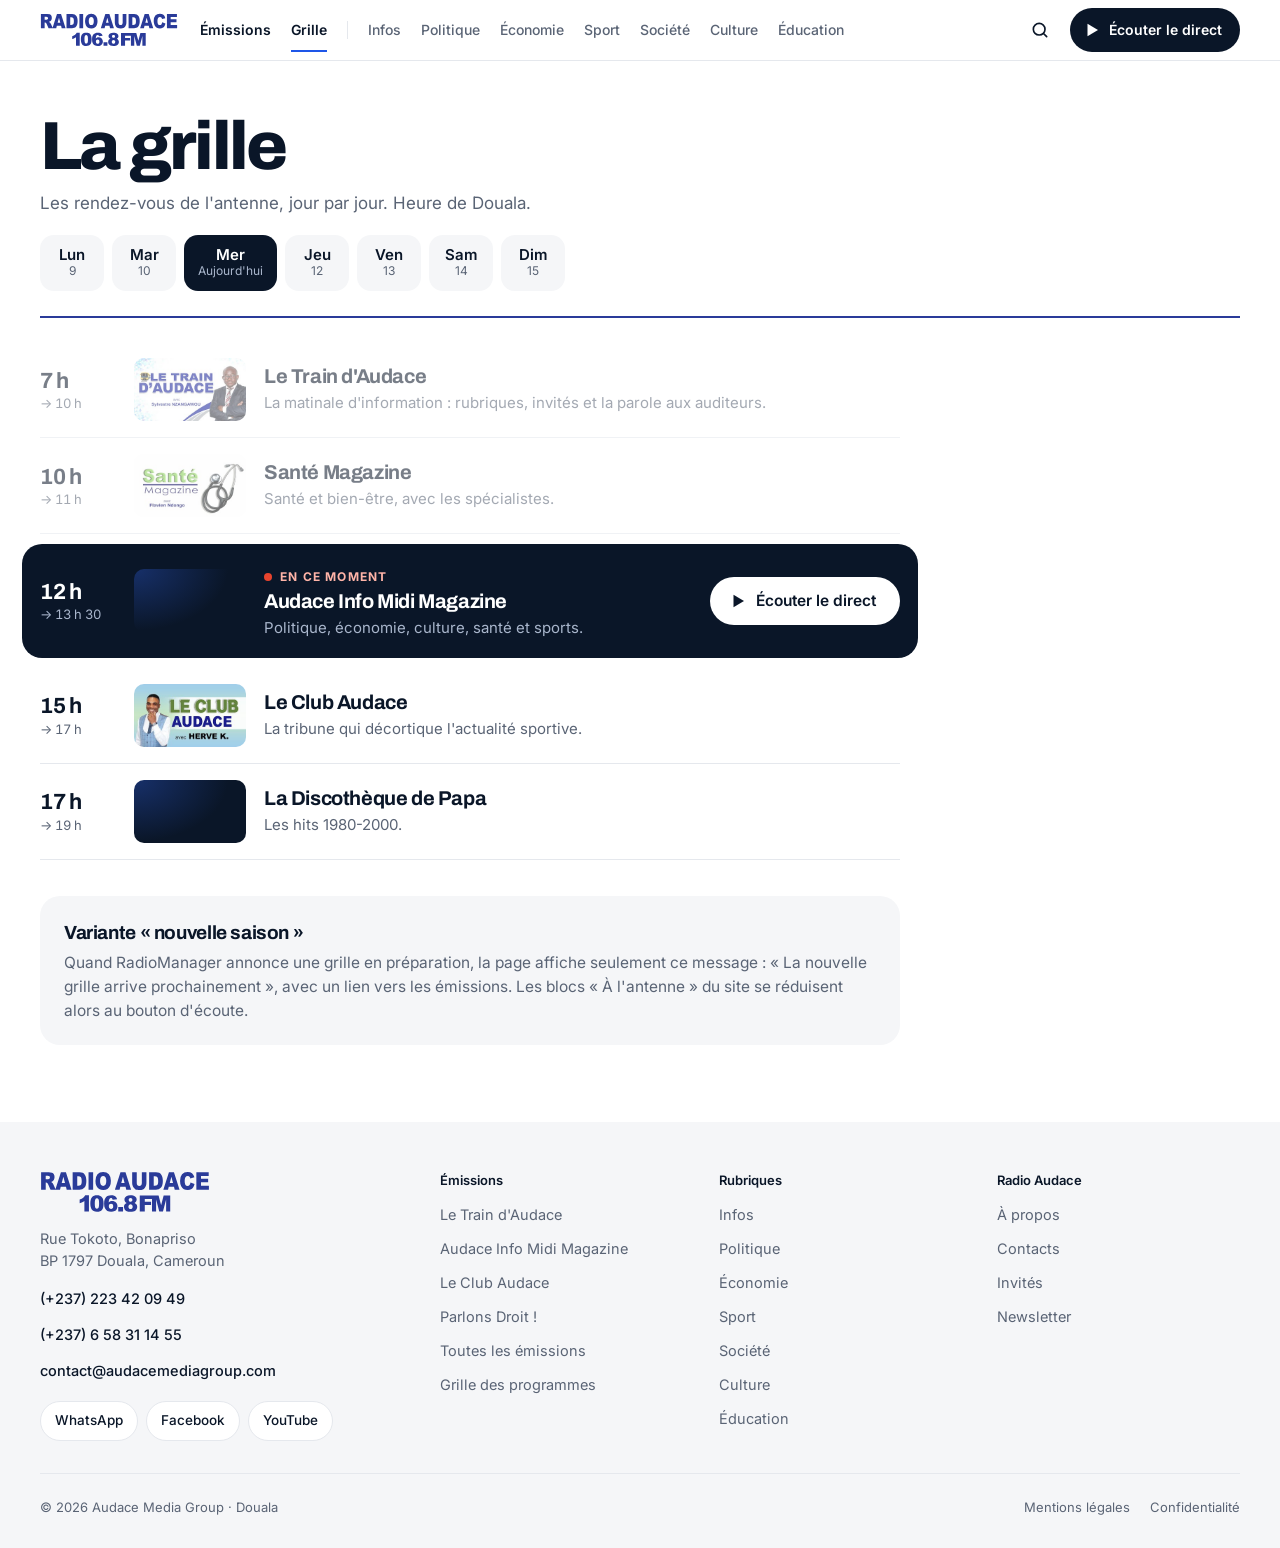
<file: design/grille.html>
<!doctype html>
<html lang="fr" data-direct="arret">
<head>
<meta charset="utf-8">
<meta name="viewport" content="width=device-width, initial-scale=1">
<title>Grille des programmes — Maquette</title>
<!-- Maquette : polices chargées depuis Google Fonts. Dans le thème, elles seront hébergées localement (woff2). -->
<link rel="preconnect" href="https://fonts.googleapis.com">
<link rel="preconnect" href="https://fonts.gstatic.com" crossorigin>
<link href="https://fonts.googleapis.com/css2?family=Archivo:wght@600..800&family=Inter:wght@400..700&display=swap" rel="stylesheet">
<link rel="stylesheet" href="maquette.css">
</head>
<body>
<a class="evitement" href="#contenu">Aller au contenu</a>
<header class="entete" data-courant="grille"></header>

<main id="contenu">
<!-- Page de la grille : entièrement pilotée par l'option « audace_grille » d'audace-analytics
       (nom, jours, début, fin, description, image, présentateurs). Horaires SIMULÉS ici.
       Si RadioManager met la grille en mode « relance » (c'est le cas aujourd'hui sur le staging), la page n'affiche que le message du bas. -->
  <div class="cadre">
    <header class="rubrique-tete programme">
      <h1>La grille</h1>
      <p>Les rendez-vous de l'antenne, jour par jour. Heure de Douala.</p>
      <nav class="jours" aria-label="Jour de la semaine">
        <a href="#">Lun<small>9</small></a><a href="#">Mar<small>10</small></a><a href="#" aria-current="page">Mer<small>Aujourd'hui</small></a><a href="#">Jeu<small>12</small></a><a href="#">Ven<small>13</small></a><a href="#">Sam<small>14</small></a><a href="#">Dim<small>15</small></a>
      </nav>
    </header>
  </div>
  <section class="section" style="padding-top:clamp(14px,2vw,24px)">
    <div class="cadre">
      <ol class="creneaux">
        <li class="creneau passe"><div class="heure">7 h<small>→ 10 h</small></div><figure class="vignette"><img src="assets/yt-SGuig8sZzOk.jpg" alt="" loading="lazy" width="320" height="180"></figure><a href="emission.html"><h2>Le Train d'Audace</h2><p>La matinale d'information : rubriques, invités et la parole aux auditeurs.</p></a></li>
        <li class="creneau passe"><div class="heure">10 h<small>→ 11 h</small></div><figure class="vignette"><img src="assets/yt-4SZJ4qBOlyY.jpg" alt="" loading="lazy" width="320" height="180"></figure><a href="emission.html"><h2>Santé Magazine</h2><p>Santé et bien-être, avec les spécialistes.</p></a></li>
        <li class="creneau en-cours"><div class="heure">12 h<small>→ 13 h 30</small></div><div class="vignette sans-visuel" aria-hidden="true"></div><a href="emission.html"><span class="etiquette"><span class="pastille"></span>En ce moment</span><h2>Audace Info Midi Magazine</h2><p>Politique, économie, culture, santé et sports.</p></a><button class="lecture" type="button" data-direct-btn><span class="ico"></span><span class="libelle"></span></button></li>
        <li class="creneau "><div class="heure">15 h<small>→ 17 h</small></div><figure class="vignette"><img src="assets/yt-XF_svVTummI.jpg" alt="" loading="lazy" width="320" height="180"></figure><a href="emission.html"><h2>Le Club Audace</h2><p>La tribune qui décortique l'actualité sportive.</p></a></li>
        <li class="creneau "><div class="heure">17 h<small>→ 19 h</small></div><div class="vignette sans-visuel" aria-hidden="true"></div><a href="emission.html"><h2>La Discothèque de Papa</h2><p>Les hits 1980-2000.</p></a></li>
      </ol>
      <div class="relance">
        <b>Variante « nouvelle saison »</b>
        <p>Quand RadioManager annonce une grille en préparation, la page affiche seulement ce message : « La nouvelle grille arrive prochainement », avec un lien vers les émissions. Les blocs « À l'antenne » du site se réduisent alors au bouton d'écoute.</p>
      </div>
    </div>
  </section>
</main>

<footer class="pied"></footer>

<script src="maquette.js"></script>
</body>
</html>
</file>
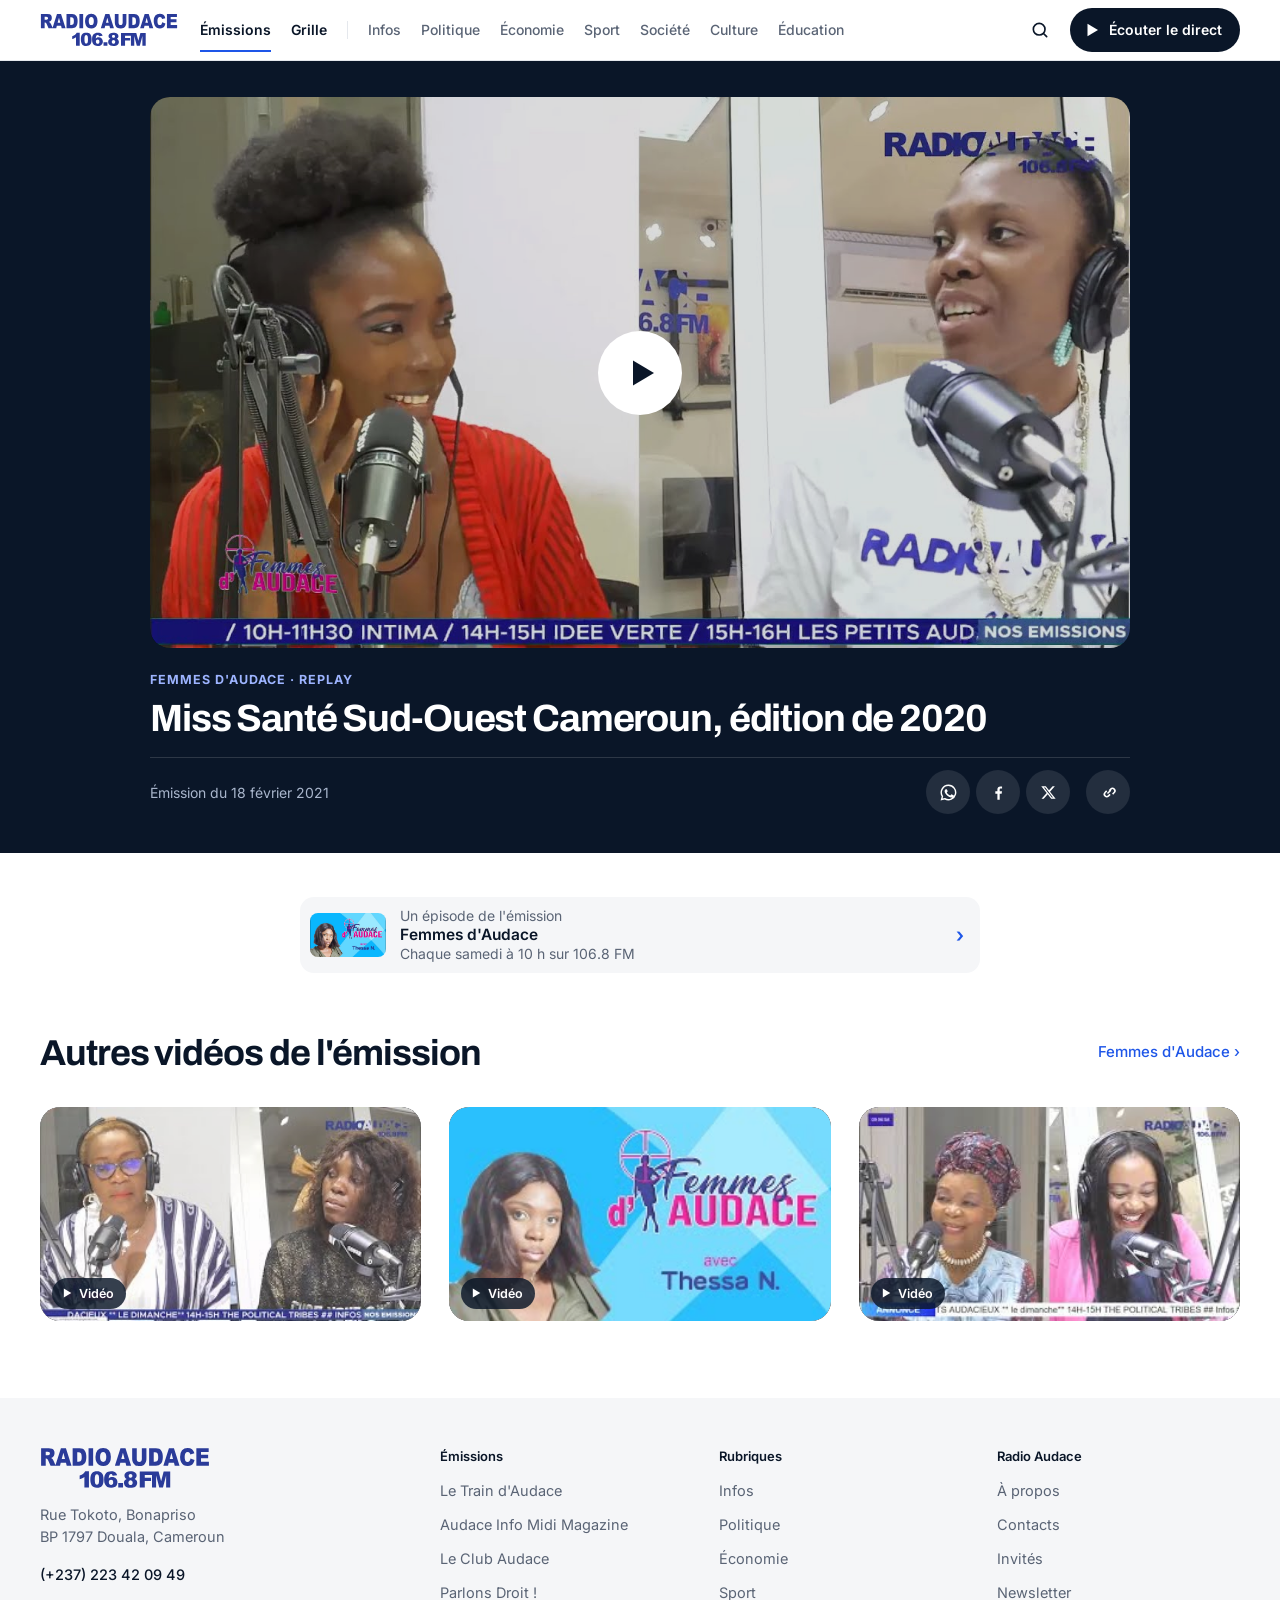
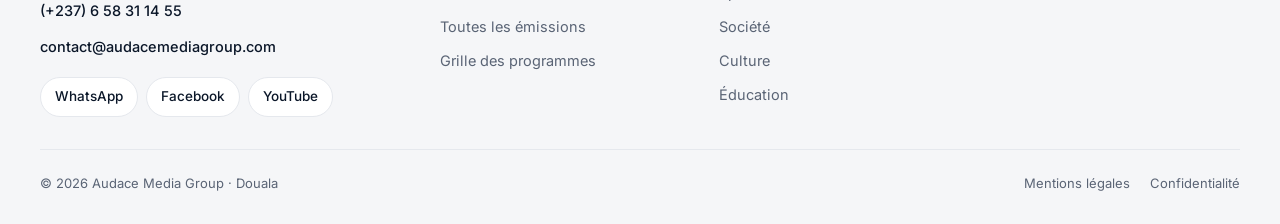
<file: design/replay.html>
<!doctype html>
<html lang="fr" data-direct="arret">
<head>
<meta charset="utf-8">
<meta name="viewport" content="width=device-width, initial-scale=1">
<title>Femmes d'Audace : Miss Santé Sud-Ouest Cameroun — Maquette du replay</title>
<!-- Maquette : polices chargées depuis Google Fonts. Dans le thème, elles seront hébergées localement (woff2). -->
<link rel="preconnect" href="https://fonts.googleapis.com">
<link rel="preconnect" href="https://fonts.gstatic.com" crossorigin>
<link href="https://fonts.googleapis.com/css2?family=Archivo:wght@600..800&family=Inter:wght@400..700&display=swap" rel="stylesheet">
<link rel="stylesheet" href="maquette.css">
</head>
<body>
<a class="evitement" href="#contenu">Aller au contenu</a>
<header class="entete" data-courant="emissions"></header>

<main id="contenu">
<article>
  <!-- Replay : la vidéo d'abord, sur fond encre. Rien n'est chargé de YouTube avant le clic (important sur un téléphone d'entrée de gamme).
       Titre d'origine sur le site : « femmes d’audace du 18-02-2021: Miss Santé Sud-Ouest Cameroun édition de 2020 ».
       L'extrait d'origine (« [carousel_slide id=’560′] ») est un reste de Divi : le thème l'ignore. -->
  <div class="replay-scene">
    <div class="cadre">
      <button class="video" type="button" data-youtube="QDq3Nyc6nko" aria-label="Lire la vidéo : Miss Santé Sud-Ouest Cameroun, édition de 2020">
        <img src="assets/yt-QDq3Nyc6nko-grand.jpg" alt="" width="1280" height="720" fetchpriority="high">
        <span class="gros-bouton"><svg viewBox="0 0 14 14" aria-hidden="true"><path d="M2.5.8v12.4L13 7z"/></svg></span>
      </button>
      <span class="rubrique"><a href="emission.html">Femmes d'Audace</a> · Replay</span>
      <h1>Miss Santé Sud-Ouest Cameroun, édition de 2020</h1>
      <div class="signature">
        <span class="meta">Émission du <time datetime="2021-02-18">18 février 2021</time></span>
        <div class="partage" data-partage aria-label="Partager"></div>
      </div>
    </div>
  </div>

  <div class="hors-corps" style="padding-top:clamp(20px,3vw,32px)">
    <a class="rappel-emission" href="emission.html" style="max-width:var(--lecture);margin-left:auto;margin-right:auto">
      <img src="assets/visuel-femmes-daudace.jpg" alt="" width="1030" height="720">
      <span class="t">Un épisode de l'émission<b>Femmes d'Audace</b>Chaque samedi à 10 h sur 106.8 FM</span>
      <span class="fl" aria-hidden="true">›</span>
    </a>
  </div>
  <!-- Corps : la plupart des replays n'ont aucun texte. S'il y en a, il s'affiche ici, dans la même colonne de lecture qu'un article. -->
</article>

<section class="section">
  <div class="cadre">
    <div class="section-tete"><h2>Autres vidéos de l'émission</h2><a class="lien" href="emission.html">Femmes d'Audace</a></div>
    <div class="grille trois">
      <a class="carte video apparait" href="replay.html">
          <figure class="vignette"><img src="assets/yt-2zXlHGr3meE.jpg" alt="" loading="lazy" width="320" height="180"><span class="jouer-badge"><svg viewBox="0 0 14 14" aria-hidden="true"><path d="M2.5.8v12.4L13 7z"/></svg>Vidéo</span></figure>
          <h3 style="margin-top:14px">Émission du 28 décembre 2021</h3>
          <time class="date" datetime="2021-12-28">28 décembre 2021</time>
        </a>
      <a class="carte video apparait" href="replay.html">
          <figure class="vignette rogne"><img src="assets/yt-EReypISQ4L8.jpg" alt="" loading="lazy" width="320" height="180"><span class="jouer-badge"><svg viewBox="0 0 14 14" aria-hidden="true"><path d="M2.5.8v12.4L13 7z"/></svg>Vidéo</span></figure>
          <h3 style="margin-top:14px">Émission du 3 décembre 2021</h3>
          <time class="date" datetime="2021-12-03">3 décembre 2021</time>
        </a>
      <a class="carte video apparait" href="replay.html">
          <figure class="vignette"><img src="assets/yt-6e-icgaHTIo.jpg" alt="" loading="lazy" width="320" height="180"><span class="jouer-badge"><svg viewBox="0 0 14 14" aria-hidden="true"><path d="M2.5.8v12.4L13 7z"/></svg>Vidéo</span></figure>
          <h3 style="margin-top:14px">Émission du 11 octobre 2021</h3>
          <time class="date" datetime="2021-10-11">11 octobre 2021</time>
        </a>
    </div>
  </div>
</section>
</main>

<footer class="pied"></footer>

<script src="maquette.js"></script>
</body>
</html>
</file>
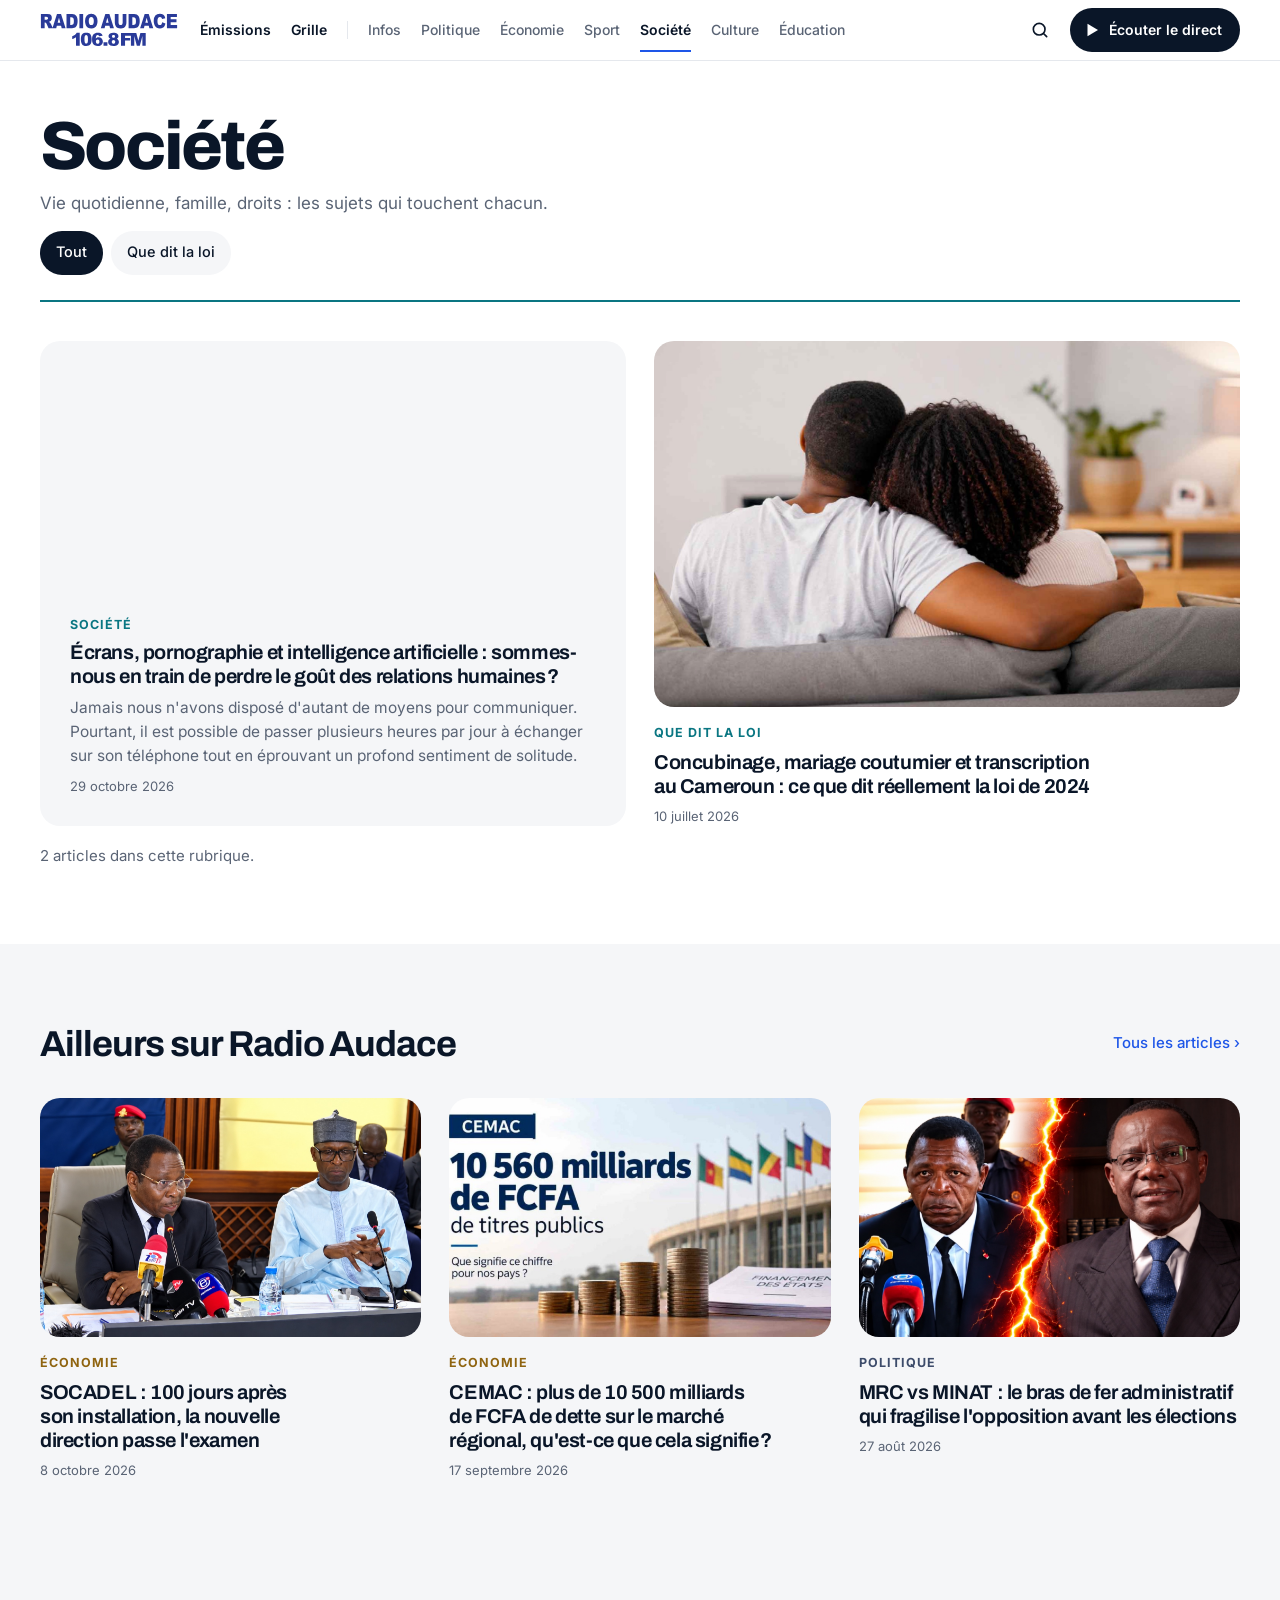
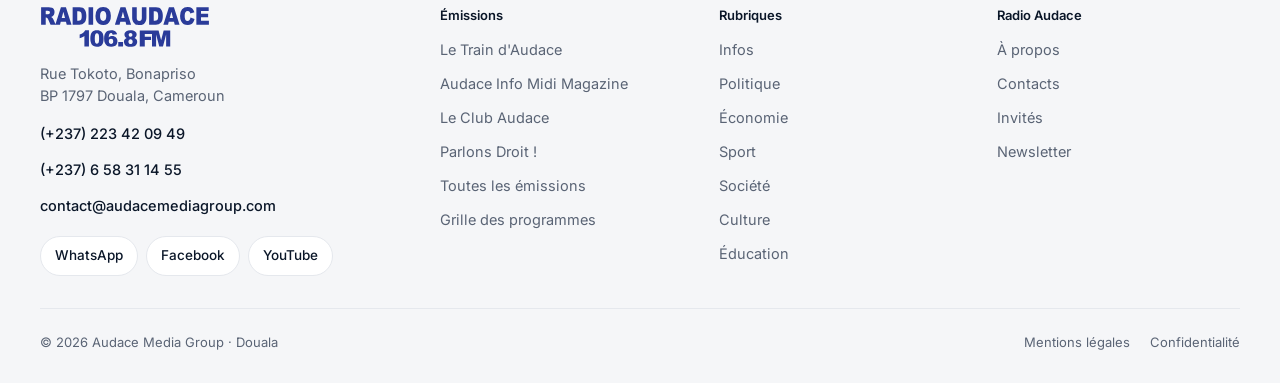
<file: design/rubrique.html>
<!doctype html>
<html lang="fr" data-direct="arret">
<head>
<meta charset="utf-8">
<meta name="viewport" content="width=device-width, initial-scale=1">
<title>Société — Maquette de la page de rubrique</title>
<!-- Maquette : polices chargées depuis Google Fonts. Dans le thème, elles seront hébergées localement (woff2). -->
<link rel="preconnect" href="https://fonts.googleapis.com">
<link rel="preconnect" href="https://fonts.gstatic.com" crossorigin>
<link href="https://fonts.googleapis.com/css2?family=Archivo:wght@600..800&family=Inter:wght@400..700&display=swap" rel="stylesheet">
<link rel="stylesheet" href="maquette.css">
</head>
<body>
<a class="evitement" href="#contenu">Aller au contenu</a>
<header class="entete" data-courant="societe"></header>

<main id="contenu">
<!-- Page de rubrique, cas réel le plus difficile : Société n'a que deux articles, dont un sans image.
       Les articles sont listés strictement par date, comme partout (octobre avant juillet, avec ou sans image) ; la suite est honnêtement séparée (« Ailleurs sur Radio Audace »), jamais mélangée. -->
  <div class="cadre">
    <header class="rubrique-tete societe">
      <h1>Société</h1>
      <p>Vie quotidienne, famille, droits : les sujets qui touchent chacun.</p>
      <nav class="puces" aria-label="Sous-rubriques"><a href="#" aria-current="page">Tout</a><a href="#">Que dit la loi</a></nav>
    </header>
  </div>

  <section class="section" style="padding-top:clamp(24px,3vw,40px)">
    <div class="cadre">
      <div class="grille deux">
        <a class="carte sans-image apparait" href="article.html">
          <span class="rubrique societe">Société</span>
          <h3>Écrans, pornographie et intelligence artificielle : sommes-nous en train de perdre le goût des relations humaines ?</h3>
          <p>Jamais nous n'avons disposé d'autant de moyens pour communiquer. Pourtant, il est possible de passer plusieurs heures par jour à échanger sur son téléphone tout en éprouvant un profond sentiment de solitude.</p>
          <time class="date" datetime="2026-10-29">29 octobre 2026</time>
        </a>
        <a class="carte apparait" href="article.html">
          <figure class="vignette"><img src="assets/article-2000.jpg" alt="" loading="lazy" width="1600" height="1066"></figure>
          <span class="rubrique societe">Que dit la loi</span>
          <h3>Concubinage, mariage coutumier et transcription au Cameroun : ce que dit réellement la loi de 2024</h3>
          <time class="date" datetime="2026-07-10">10 juillet 2026</time>
        </a>
      </div>
      <p class="note-fin">2 articles dans cette rubrique.</p>
    </div>
  </section>

  <section class="section papier">
    <div class="cadre">
      <div class="section-tete"><h2>Ailleurs sur Radio Audace</h2><a class="lien" href="accueil.html">Tous les articles</a></div>
      <div class="grille trois">
        <a class="carte apparait" href="article.html">
          <figure class="vignette"><img src="assets/article-2039.jpg" alt="" loading="lazy" width="1600" height="900"></figure>
          <span class="rubrique economie">Économie</span>
          <h3>SOCADEL : 100 jours après son installation, la nouvelle direction passe l'examen</h3>
          <time class="date" datetime="2026-10-08">8 octobre 2026</time>
        </a>
        <a class="carte apparait" href="article.html">
          <figure class="vignette"><img src="assets/article-2037.jpg" alt="" loading="lazy" width="1600" height="900"></figure>
          <span class="rubrique economie">Économie</span>
          <h3>CEMAC : plus de 10 500 milliards de FCFA de dette sur le marché régional, qu'est-ce que cela signifie ?</h3>
          <time class="date" datetime="2026-09-17">17 septembre 2026</time>
        </a>
        <a class="carte apparait" href="article.html">
          <figure class="vignette"><img src="assets/article-2033.jpg" alt="" loading="lazy" width="1600" height="900"></figure>
          <span class="rubrique politique">Politique</span>
          <h3>MRC vs MINAT : le bras de fer administratif qui fragilise l'opposition avant les élections</h3>
          <time class="date" datetime="2026-08-27">27 août 2026</time>
        </a>
      </div>
    </div>
  </section>
</main>

<footer class="pied"></footer>

<script src="maquette.js"></script>
</body>
</html>
</file>
<file: design/maquette.css>
/* Maquette du thème Radio Audace — feuille commune à toutes les pages de design/.
   Direction : « L'Onde adoucie », révisée le 2026-11-11 après analyse critique :
   l'antenne d'abord, en-tête sur une rangée, lecteur du direct persistant,
   images au format réel, cibles tactiles de 44 px. */

:root {
  --encre: #0A1628;
  --texte: #1B2333;
  --doux: #5A6475;
  --ligne: #E5E8ED;
  --papier: #F5F6F8;
  --blanc: #fff;
  --audace: #1E56E8;
  --marine: #2A3B99; /* bleu du logo historique */
  --direct: #E8442E;

  --r-infos: #1E56E8;
  --r-sport: #0A7F43;
  --r-economie: #8F6410;
  --r-societe: #0A7682;
  --r-politique: #3D4C6B;
  --r-culture: #6D36D6;
  --r-education: #A8431C;

  --titre: "Archivo", "Helvetica Neue", Arial, sans-serif;
  --sans: "Inter", -apple-system, BlinkMacSystemFont, "Segoe UI", sans-serif;

  --large: 1200px;
  --lecture: 680px;
  --marge: clamp(16px, 4vw, 40px);
  --rayon: 20px;
  --entete: 60px;
  --doucement: cubic-bezier(.2, .7, .2, 1);
}

*, *::before, *::after { box-sizing: border-box; }
html { -webkit-text-size-adjust: 100%; scroll-behavior: smooth; scroll-padding-top: calc(var(--entete) + 16px); }
body {
  margin: 0;
  font-family: var(--sans);
  font-size: 17px;
  line-height: 1.55;
  color: var(--texte);
  background: var(--blanc);
  -webkit-font-smoothing: antialiased;
}
img { display: block; max-width: 100%; height: auto; }
a { color: inherit; text-decoration: none; }
h1, h2, h3, h4, p, figure, ul, ol, blockquote { margin: 0; }
ul, ol { padding: 0; }
button { font: inherit; color: inherit; cursor: pointer; border: 0; background: none; padding: 0; }
:focus-visible { outline: 3px solid var(--audace); outline-offset: 3px; border-radius: 6px; }
[hidden] { display: none !important; }

.cadre { max-width: calc(var(--large) + 2 * var(--marge)); margin: 0 auto; padding: 0 var(--marge); }
.evitement { position: absolute; left: -999px; top: 8px; background: var(--encre); color: #fff; padding: 10px 16px; border-radius: 10px; z-index: 100; }
.evitement:focus { left: 8px; }
.sr { position: absolute; width: 1px; height: 1px; overflow: hidden; clip-path: inset(50%); white-space: nowrap; }

/* ---------- En-tête : une seule rangée à toutes les largeurs ---------- */
.entete { position: sticky; top: 0; z-index: 50; background: var(--blanc); border-bottom: 1px solid var(--ligne); }
.entete > .cadre { display: flex; align-items: center; gap: 22px; height: var(--entete); }
html.tiroir-ouvert { overflow: hidden; }
.marque { flex: none; display: flex; align-items: center; min-height: 44px; }
.marque img { height: 34px; width: auto; }
.menu { display: flex; align-items: center; gap: 20px; font-size: 14px; font-weight: 500; white-space: nowrap; }
.menu a { display: flex; align-items: center; min-height: 44px; color: var(--doux); transition: color .2s; }
.menu a:hover, .menu a[aria-current] { color: var(--encre); }
.menu a[aria-current] { font-weight: 600; box-shadow: inset 0 -2px 0 var(--audace); }
.menu a.radio { color: var(--encre); font-weight: 600; }
.menu .sep { width: 1px; height: 18px; background: var(--ligne); flex: none; }
.menu form { display: none; }
.outils { margin-left: auto; display: flex; align-items: center; gap: 8px; flex: none; }
.icone-btn { width: 44px; height: 44px; display: grid; place-items: center; border-radius: 50%; color: var(--encre); }
.icone-btn:hover { background: var(--papier); }
.icone-btn svg { width: 20px; height: 20px; fill: none; stroke: currentColor; stroke-width: 2; stroke-linecap: round; }
.burger { display: none; }

/* Bouton du direct : il lance réellement la lecture, sans changer de page. */
.direct-btn {
  display: inline-flex; align-items: center; gap: 9px; min-height: 44px;
  padding: 0 18px 0 14px; border-radius: 999px;
  background: var(--encre); color: #fff; font-size: 14px; font-weight: 600; white-space: nowrap;
  transition: background .2s;
}
.direct-btn:hover { background: #142544; }
.direct-btn .ico, .lecture .ico { width: 16px; height: 16px; flex: none; display: grid; place-items: center; }
.direct-btn .ico svg, .lecture .ico svg { width: 14px; height: 14px; fill: currentColor; }
.tourne { animation: tourne .9s linear infinite; }
@keyframes tourne { to { transform: rotate(360deg); } }
.pastille { width: 8px; height: 8px; border-radius: 50%; background: var(--direct); flex: none; }
[data-direct="lecture"] .pastille { animation: pouls 2s infinite; }
@keyframes pouls { 0% { box-shadow: 0 0 0 0 rgba(232, 68, 46, .6); } 70% { box-shadow: 0 0 0 8px rgba(232, 68, 46, 0); } 100% { box-shadow: 0 0 0 0 rgba(232, 68, 46, 0); } }

.barre-recherche { border-top: 1px solid var(--ligne); background: var(--blanc); padding: 12px 0; }
.champ-recherche { display: flex; gap: 10px; }
.champ-recherche input { flex: 1; min-width: 0; height: 46px; padding: 0 16px; border: 1.5px solid var(--ligne); border-radius: 12px; font: inherit; color: var(--encre); background: var(--blanc); }
.champ-recherche input:focus { border-color: var(--audace); outline: none; }
.champ-recherche button { height: 46px; padding: 0 20px; border-radius: 12px; background: var(--encre); color: #fff; font-weight: 600; font-size: 15px; }

/* ---------- Lecteur persistant (bas d'écran, visible dès que le direct est lancé) ---------- */
.lecteur {
  position: fixed; left: 0; right: 0; bottom: 0; z-index: 55;
  background: var(--encre); color: #fff;
  transform: translateY(100%); visibility: hidden; transition: transform .35s var(--doucement), visibility 0s .35s;
  padding-bottom: env(safe-area-inset-bottom);
}
html:not([data-direct="arret"]) .lecteur { transform: none; visibility: visible; transition-delay: 0s; }
html:not([data-direct="arret"]) body { padding-bottom: 64px; }
.lecteur .cadre { display: flex; align-items: center; gap: 14px; height: 64px; }
.lecteur .jouer { width: 44px; height: 44px; border-radius: 50%; background: #fff; color: var(--encre); display: grid; place-items: center; flex: none; }
.lecteur .jouer svg { width: 16px; height: 16px; fill: currentColor; }
.lecteur .txt { min-width: 0; flex: 1; line-height: 1.25; }
.lecteur .etat { display: flex; align-items: center; gap: 8px; font-size: 11.5px; font-weight: 700; letter-spacing: .09em; text-transform: uppercase; color: #FFB4A8; }
[data-direct="erreur"] .lecteur .etat { color: #FFD27A; }
.lecteur .quoi { font-weight: 600; font-size: 15px; white-space: nowrap; overflow: hidden; text-overflow: ellipsis; }
.lecteur .quoi span { font-weight: 400; color: #A9B6CC; }
.lecteur .fermer { width: 44px; height: 44px; display: grid; place-items: center; color: #A9B6CC; flex: none; border-radius: 50%; }
.lecteur .fermer:hover { color: #fff; background: rgba(255, 255, 255, .1); }
.lecteur .fermer svg { width: 18px; height: 18px; stroke: currentColor; stroke-width: 2; stroke-linecap: round; fill: none; }

.onde { display: flex; align-items: center; gap: 4px; height: 26px; flex: none; }
.onde i { width: 3px; height: 22%; border-radius: 2px; background: #7EA2FF; }
[data-direct="lecture"] .onde i { animation: onde 1.5s ease-in-out infinite; }
.onde i:nth-child(2n) { animation-delay: -.4s; } .onde i:nth-child(3n) { animation-delay: -.9s; } .onde i:nth-child(5n) { animation-delay: -1.2s; }
@keyframes onde { 50% { height: 100%; } }

/* ---------- Éléments communs ---------- */
.rubrique { display: inline-block; font-size: 12.5px; font-weight: 700; letter-spacing: .08em; text-transform: uppercase; color: var(--c, var(--audace)); }
.infos { --c: var(--r-infos); } .sport { --c: var(--r-sport); } .economie { --c: var(--r-economie); }
.societe { --c: var(--r-societe); } .politique { --c: var(--r-politique); } .culture { --c: var(--r-culture); }
.education { --c: var(--r-education); } .programme { --c: var(--marine); }
.date { font-size: 13px; color: var(--doux); }

.section { padding: clamp(44px, 6vw, 84px) 0; }
.section.papier { background: var(--papier); }
.section-tete { display: flex; align-items: flex-end; justify-content: space-between; gap: 20px; margin-bottom: clamp(22px, 2.6vw, 34px); }
.section-tete h2 { font-family: var(--titre); font-weight: 700; font-size: clamp(25px, 3vw, 36px); letter-spacing: -.03em; line-height: 1.1; color: var(--encre); }
.section-tete p { color: var(--doux); margin-top: 6px; max-width: 52ch; font-size: 16px; }
.lien { display: inline-flex; align-items: center; min-height: 44px; color: var(--audace); font-weight: 500; font-size: 15px; white-space: nowrap; }
.lien::after { content: "\00a0›"; }
.lien:hover { text-decoration: underline; text-underline-offset: 4px; }

.vignette { overflow: hidden; border-radius: var(--rayon); background: var(--papier); position: relative; }
.vignette img { width: 100%; height: 100%; object-fit: cover; transition: transform .9s var(--doucement); }
a:hover .vignette img { transform: scale(1.03); }
/* Image portrait ou carrée dans une vignette paysage : entière, sur un fond flouté d'elle-même. */
.vignette.entiere { background: var(--encre); }
.vignette.entiere::before { content: ""; position: absolute; inset: -12%; background: var(--img) center / cover; filter: blur(18px) brightness(.8); }
.vignette.entiere img { position: relative; object-fit: contain; }
.vignette.rogne img { transform: scale(1.3); } /* vidéo d'origine avec bandes noires */
.vignette .jouer-badge { position: absolute; left: 12px; bottom: 12px; display: inline-flex; align-items: center; gap: 7px; padding: 6px 12px 6px 10px; border-radius: 999px; background: rgba(10, 22, 40, .82); color: #fff; font-size: 12.5px; font-weight: 600; }
.vignette .jouer-badge svg { width: 10px; height: 10px; fill: currentColor; }

.lecture { display: inline-flex; align-items: center; gap: 10px; min-height: 48px; background: #fff; color: var(--encre); font-weight: 600; font-size: 15.5px; padding: 0 24px 0 20px; border-radius: 999px; transition: transform .25s var(--doucement); }
.lecture:hover { transform: scale(1.03); }
.bouton { display: inline-flex; align-items: center; gap: 9px; min-height: 48px; padding: 0 24px; border-radius: 999px; font-weight: 600; font-size: 15.5px; background: var(--audace); color: #fff; }
.bouton.clair { background: transparent; color: #fff; box-shadow: inset 0 0 0 1.5px rgba(255, 255, 255, .5); }
.bouton.contour { background: transparent; color: var(--audace); box-shadow: inset 0 0 0 1.5px currentColor; }

/* ---------- Accueil : premier écran = l'antenne + la une ---------- */
.ouverture { display: grid; grid-template-columns: minmax(0, 1.55fr) minmax(0, 1fr); gap: clamp(20px, 2.6vw, 36px); padding-top: clamp(16px, 2.4vw, 32px); align-items: stretch; }
.une { display: block; }
.une .vignette { aspect-ratio: 16 / 9; }
.une .vignette img { object-position: 50% 30%; }
.une .rubrique { margin-top: 18px; }
.une .titre { font-family: var(--titre); font-weight: 700; color: var(--encre); font-size: clamp(26px, 3.5vw, 44px); line-height: 1.08; letter-spacing: -.032em; margin-top: 8px; text-wrap: balance; }
.une:hover .titre { color: var(--audace); }
.une .chapeau { font-size: clamp(16.5px, 1.5vw, 18.5px); line-height: 1.5; color: var(--doux); margin-top: 12px; max-width: 62ch; display: -webkit-box; -webkit-line-clamp: 3; -webkit-box-orient: vertical; overflow: hidden; }
.une .date { display: block; margin-top: 10px; }

.antenne {
  border-radius: var(--rayon);
  background: radial-gradient(120% 120% at 0% 0%, #17306a 0%, var(--encre) 60%);
  color: #fff; padding: clamp(20px, 2.4vw, 30px);
  display: flex; flex-direction: column;
}
.antenne .etiquette { display: inline-flex; align-items: center; gap: 9px; font-size: 12px; font-weight: 700; letter-spacing: .1em; text-transform: uppercase; color: #FFB4A8; }
.antenne h2 { font-family: var(--titre); font-weight: 700; font-size: clamp(24px, 2.5vw, 32px); letter-spacing: -.03em; line-height: 1.1; margin-top: 10px; text-wrap: balance; }
.antenne .quoi { color: #A9B6CC; margin-top: 6px; font-size: 15.5px; }
.antenne .desc { color: #C6D0E2; font-size: 15px; line-height: 1.45; margin-top: 16px; max-width: 40ch; }
.antenne .commandes { display: flex; align-items: center; gap: 16px; margin-top: 20px; }
.suite { list-style: none; margin-top: auto; padding-top: 22px; }
.suite .titre { font-size: 12px; font-weight: 600; letter-spacing: .1em; text-transform: uppercase; color: #8191AC; padding-bottom: 6px; border-bottom: 1px solid rgba(255, 255, 255, .14); }
.suite li:not(.titre) { display: flex; gap: 16px; align-items: baseline; padding: 11px 0; border-bottom: 1px solid rgba(255, 255, 255, .1); }
.suite time { font-variant-numeric: tabular-nums; font-weight: 600; font-size: 14.5px; width: 44px; flex: none; }
.suite b { font-weight: 600; display: block; font-size: 15.5px; }
.suite span { font-size: 13.5px; color: #8D9CB6; }
.antenne .vers-grille { display: inline-flex; align-items: center; min-height: 44px; margin-top: 6px; color: #9DB4FF; font-size: 14.5px; font-weight: 500; }
.antenne .vers-grille::after { content: "\00a0›"; }

/* ---------- Cartes d'articles ---------- */
.grille { display: grid; gap: clamp(28px, 3vw, 40px) clamp(18px, 2.2vw, 30px); }
.grille.deux { grid-template-columns: repeat(2, 1fr); }
.grille.trois { grid-template-columns: repeat(3, 1fr); }
.grille.quatre { grid-template-columns: repeat(4, 1fr); }
.carte { display: block; }
.carte .vignette { aspect-ratio: 16 / 10; }
.carte .rubrique { margin-top: 16px; }
.carte h3 { font-family: var(--titre); font-weight: 650; color: var(--encre); font-size: 20px; line-height: 1.2; letter-spacing: -.02em; margin-top: 6px; text-wrap: balance; }
.carte p { color: var(--doux); font-size: 15.5px; margin-top: 8px; display: -webkit-box; -webkit-line-clamp: 2; -webkit-box-orient: vertical; overflow: hidden; }
.carte .date { display: block; margin-top: 8px; }
.carte:hover h3 { color: var(--audace); }
.carte.grande h3 { font-size: clamp(23px, 2.4vw, 30px); letter-spacing: -.028em; line-height: 1.12; }
/* Article sans image à la une : la carte devient typographique. */
.carte.sans-image { background: var(--papier); border-radius: var(--rayon); padding: clamp(22px, 2.4vw, 30px); display: flex; flex-direction: column; justify-content: flex-end; }
.carte.sans-image .rubrique { margin-top: 0; }
.carte.sans-image p { -webkit-line-clamp: 5; }
.carte.video .vignette { aspect-ratio: 16 / 9; }

/* Listes par rubrique */
.duo { display: grid; grid-template-columns: 1fr 1fr; gap: clamp(32px, 5vw, 72px); align-items: start; }
.colonne .tete { font-family: var(--titre); font-weight: 700; font-size: 24px; letter-spacing: -.025em; color: var(--encre); display: flex; justify-content: space-between; align-items: center; padding-bottom: 6px; border-bottom: 2px solid var(--c, var(--encre)); }
.colonne .tete a { font-family: var(--sans); letter-spacing: 0; }
.ligne { display: grid; grid-template-columns: 1fr 124px; gap: 18px; align-items: center; padding: 18px 0; border-bottom: 1px solid var(--ligne); }
.ligne h3 { font-family: var(--titre); font-weight: 650; font-size: 18px; line-height: 1.24; letter-spacing: -.015em; color: var(--encre); }
.ligne:hover h3 { color: var(--audace); }
.ligne .date { display: block; margin-top: 6px; }
.ligne .vignette { aspect-ratio: 4 / 3; border-radius: 12px; }
.ligne.sans-image { grid-template-columns: 1fr; }

/* ---------- Émissions : un visuel, un horaire, une seule teinte ---------- */
.defile { position: relative; }
.emissions { display: grid; grid-auto-flow: column; grid-auto-columns: calc((100% - 3 * 20px) / 4); gap: 20px; overflow-x: auto; scroll-snap-type: x mandatory; scrollbar-width: none; }
.emissions::-webkit-scrollbar { display: none; }
.emission { scroll-snap-align: start; border-radius: var(--rayon); background: var(--blanc); border: 1px solid var(--ligne); overflow: hidden; display: flex; flex-direction: column; transition: border-color .2s, transform .4s var(--doucement); }
.emission:hover { border-color: #C9D0DB; transform: translateY(-3px); }
.emission .vignette { aspect-ratio: 16 / 9; border-radius: 0; }
/* Émission sans visuel dans RadioManager : vignette typographique. */
.emission .vignette.sans-visuel { background: radial-gradient(120% 140% at 0% 0%, #17306a 0%, var(--encre) 70%); display: grid; place-items: center; padding: 16px; color: #fff; font-family: var(--titre); font-weight: 800; font-size: 20px; letter-spacing: -.02em; line-height: 1.1; text-align: center; }
.emission .txt { padding: 18px 20px 20px; display: flex; flex-direction: column; flex: 1; }
.emission .quand { font-size: 12px; font-weight: 700; letter-spacing: .08em; text-transform: uppercase; color: var(--marine); }
.emission h3 { font-family: var(--titre); font-weight: 700; font-size: 21px; line-height: 1.12; letter-spacing: -.025em; margin-top: 8px; color: var(--encre); }
.emission p { font-size: 14.5px; line-height: 1.45; margin-top: 8px; color: var(--doux); }
.fleches { display: flex; gap: 8px; }
.fleches button { width: 44px; height: 44px; border-radius: 50%; border: 1.5px solid var(--ligne); display: grid; place-items: center; color: var(--encre); background: var(--blanc); }
.fleches button:hover { border-color: var(--encre); }
.fleches button:disabled { opacity: .35; cursor: default; border-color: var(--ligne); }
.fleches svg { width: 16px; height: 16px; fill: none; stroke: currentColor; stroke-width: 2.2; stroke-linecap: round; stroke-linejoin: round; }
.section-tete .droite { display: flex; align-items: center; gap: 18px; }

/* ---------- Bandeau fréquence (encre : distinct du pied) ---------- */
.frequence { background: var(--encre); color: #fff; padding: clamp(40px, 6vw, 72px) 0; }
.frequence .cadre { display: grid; grid-template-columns: auto 1fr; gap: clamp(24px, 5vw, 72px); align-items: center; }
.frequence .chiffre { font-family: var(--titre); font-weight: 800; font-size: clamp(64px, 10vw, 128px); line-height: .9; letter-spacing: -.06em; }
.frequence .chiffre small { font-size: .32em; letter-spacing: -.02em; color: #7EA2FF; margin-left: .12em; }
.frequence p { color: #A9B6CC; font-size: clamp(17px, 1.6vw, 19px); max-width: 46ch; }
.frequence .boutons { display: flex; gap: 12px; flex-wrap: wrap; margin-top: 20px; }

/* ---------- Pied ---------- */
.pied { background: var(--papier); color: var(--doux); font-size: 14.5px; padding: 48px 0 24px; }
.pied .colonnes { display: grid; grid-template-columns: 1.5fr 1fr 1fr 1fr; gap: 36px; padding-bottom: 32px; border-bottom: 1px solid var(--ligne); }
.pied .marque { margin-bottom: 14px; }
.pied .marque img { height: 42px; }
.pied address { font-style: normal; }
.pied .coord { display: flex; flex-direction: column; margin-top: 8px; }
.pied .coord a { display: inline-flex; align-items: center; min-height: 36px; color: var(--encre); font-weight: 500; }
.pied .reseaux { display: flex; gap: 8px; margin-top: 12px; flex-wrap: wrap; }
.pied .reseaux a { display: inline-flex; align-items: center; min-height: 40px; padding: 0 14px; border-radius: 999px; background: var(--blanc); border: 1px solid var(--ligne); color: var(--encre); font-weight: 500; font-size: 13.5px; }
.pied h2 { font-size: 13px; font-weight: 600; color: var(--encre); margin-bottom: 8px; }
.pied li { list-style: none; }
.pied nav a { display: inline-flex; align-items: center; min-height: 34px; }
.pied a:hover { color: var(--encre); text-decoration: underline; text-underline-offset: 3px; }
.pied .bas { display: flex; justify-content: space-between; align-items: center; gap: 8px 20px; flex-wrap: wrap; padding-top: 16px; font-size: 13px; }
.pied .bas nav { display: flex; gap: 20px; flex-wrap: wrap; }

/* ---------- Page d'article ---------- */
.progression { position: fixed; top: 0; left: 0; height: 3px; width: 100%; background: var(--audace); transform-origin: 0 50%; transform: scaleX(0); z-index: 60; }

.article-tete { max-width: calc(820px + 2 * var(--marge)); margin: 0 auto; padding: clamp(24px, 4vw, 52px) var(--marge) 0; }
.article-tete .rubrique a, .replay-scene .rubrique a { display: inline-block; min-width: 44px; padding: 14px 0; margin: -14px 0; }
.article-tete .rubrique a:hover { text-decoration: underline; text-underline-offset: 3px; }
.article-tete h1 { font-family: var(--titre); font-weight: 700; color: var(--encre); font-size: clamp(27px, 4.2vw, 46px); line-height: 1.08; letter-spacing: -.032em; margin-top: 6px; text-wrap: balance; }
/* Titre saisi tout en capitales : on ne le réécrit pas, on le réduit. */
.article-tete h1.capitales { font-size: clamp(21px, 2.9vw, 32px); line-height: 1.18; letter-spacing: -.005em; }
.article-tete .chapeau { font-size: clamp(17.5px, 1.7vw, 20.5px); line-height: 1.48; color: var(--doux); margin-top: 14px; text-wrap: pretty; }
.signature { display: flex; flex-wrap: wrap; align-items: center; gap: 6px 16px; margin-top: 18px; padding-top: 12px; border-top: 1px solid var(--ligne); font-size: 14px; color: var(--doux); }
.signature .meta { white-space: nowrap; }
.partage { display: flex; align-items: center; gap: 6px; margin-left: auto; }
.partage a, .partage button { width: 44px; height: 44px; border-radius: 50%; display: grid; place-items: center; color: var(--encre); background: var(--papier); transition: background .2s; }
.partage a:hover, .partage button:hover { background: #E4E8EE; }
.partage svg { width: 19px; height: 19px; fill: currentColor; }
.partage .copie { font-size: 12.5px; font-weight: 600; color: var(--r-sport); margin-right: 4px; }
.partage.bas { margin: 36px auto 0; max-width: var(--lecture); padding-top: 20px; border-top: 1px solid var(--ligne); justify-content: flex-start; }
.partage.bas > span:first-child { color: var(--doux); font-size: 14.5px; margin-right: 8px; }

/* Rappel d'émission, compact, sous la signature (seulement si l'article relève d'une émission). */
.rappel-emission { display: flex; align-items: center; gap: 14px; margin-top: 12px; padding: 10px 16px 10px 10px; border-radius: 14px; background: var(--papier); min-height: 64px; }
.rappel-emission:hover { background: #ECEFF3; }
.rappel-emission img { width: 76px; height: 44px; object-fit: cover; border-radius: 8px; flex: none; }
.rappel-emission .t { min-width: 0; flex: 1; line-height: 1.3; font-size: 14px; color: var(--doux); }
.rappel-emission b { display: block; color: var(--encre); font-weight: 600; font-size: 15.5px; }
.rappel-emission .fl { color: var(--audace); font-weight: 600; font-size: 20px; flex: none; }

/* Image à la une : le cadre épouse exactement le format de l'image (aucun recadrage, aucune bande).
   Sa hauteur est plafonnée ; pour une image haute, c'est donc le cadre qui devient plus étroit. --r = largeur / hauteur. */
.article-image { max-width: calc(820px + 2 * var(--marge)); margin: clamp(18px, 2.6vw, 30px) auto 0; padding: 0 var(--marge); }
.article-image .vignette { border-radius: clamp(14px, 2vw, 22px); aspect-ratio: var(--r); width: min(100%, calc(min(66vh, 680px) * var(--r))); margin: 0 auto; }
@media (max-height: 480px) { .article-image .vignette { width: min(100%, calc(92vh * var(--r))); } }
.article-image figcaption, .corps figcaption { font-size: 13.5px; color: var(--doux); margin-top: 10px; text-align: center; }

/* Le corps : uniquement du HTML simple, tel que RadioManager l'envoie. */
.corps { max-width: calc(var(--lecture) + 2 * var(--marge)); margin: 0 auto; padding: clamp(26px, 3.4vw, 44px) var(--marge) 0; font-size: 19px; line-height: 1.68; color: var(--texte); }
.corps > * + * { margin-top: 1.15em; }
.corps :is(h1, h2, h3, h4, p, li, blockquote):empty { display: none; } /* RadioManager laisse des balises vides */
/* Un h1 dans le corps double le titre : il est rendu comme un intertitre (le thème le rétrograde aussi en h2). */
.corps :is(h1, h2) { font-family: var(--titre); font-weight: 700; color: var(--encre); font-size: clamp(23px, 2.6vw, 30px); line-height: 1.17; letter-spacing: -.026em; margin-top: 1.9em; text-wrap: balance; }
.corps h3 { font-family: var(--titre); font-weight: 650; color: var(--encre); font-size: 21px; line-height: 1.25; letter-spacing: -.015em; margin-top: 1.7em; }
.corps h4 { font-weight: 700; color: var(--encre); font-size: 17px; line-height: 1.35; letter-spacing: .01em; margin-top: 1.6em; }
.corps :is(h1, h2, h3, h4):not(:empty) + * { margin-top: .6em; }
.corps > :first-child { margin-top: 0; }
.corps strong { font-weight: 650; color: var(--encre); }
.corps a { color: var(--audace); text-decoration: underline; text-decoration-thickness: 1px; text-underline-offset: 4px; }
.corps ul, .corps ol { padding-left: 1.3em; }
.corps li + li { margin-top: .4em; }
.corps li::marker { color: var(--audace); }
.corps hr { border: 0; height: 1px; background: var(--ligne); margin: 2.2em auto; width: 40%; }
/* Citation ordinaire (plusieurs lignes, extrait de loi) : lisible, au corps du texte. */
.corps blockquote { margin: 1.6em 0; padding: 2px 0 2px 22px; border-left: 3px solid var(--audace); color: var(--encre); font-size: 1em; }
.corps blockquote > * + * { margin-top: .8em; }
.corps blockquote cite { display: block; margin-top: 10px; font-style: normal; font-size: 14.5px; color: var(--doux); }
/* Exergue : réservé aux citations d'une phrase (le thème le décide à la longueur). */
.corps blockquote.exergue { font-family: var(--titre); font-weight: 600; font-size: clamp(21px, 2.4vw, 26px); line-height: 1.3; letter-spacing: -.02em; text-wrap: balance; margin: 2em 0; }
.corps img { border-radius: 14px; margin-left: auto; margin-right: auto; }
.corps iframe { width: 100%; aspect-ratio: 16 / 9; height: auto; border: 0; border-radius: 14px; }
.corps .tableau { overflow-x: auto; -webkit-overflow-scrolling: touch; }
.corps table { border-collapse: collapse; width: 100%; font-size: 16px; line-height: 1.4; }
.corps th, .corps td { text-align: left; padding: 10px 14px; border-bottom: 1px solid var(--ligne); vertical-align: top; }
.corps th { font-weight: 600; color: var(--encre); border-bottom: 2px solid var(--encre); white-space: nowrap; }

.hors-corps { padding: 0 var(--marge); }
article { padding-bottom: clamp(36px, 5vw, 56px); }
article + .section { padding-top: 0; }
.bandeau-direct { max-width: var(--lecture); margin: clamp(32px, 4vw, 48px) auto 0; border-radius: var(--rayon); padding: 20px 22px; background: radial-gradient(130% 180% at 0% 0%, #17306a 0%, var(--encre) 60%); color: #fff; display: flex; align-items: center; gap: 16px 20px; flex-wrap: wrap; }
.bandeau-direct .t { flex: 1; min-width: 200px; }
.bandeau-direct .etiquette { display: inline-flex; align-items: center; gap: 8px; font-size: 12px; font-weight: 700; letter-spacing: .1em; text-transform: uppercase; color: #FFB4A8; }
.bandeau-direct b { display: block; font-family: var(--titre); font-weight: 700; font-size: 21px; letter-spacing: -.02em; margin-top: 4px; }
.bandeau-direct span.h { color: #A9B6CC; font-size: 14.5px; }

/* ---------- Replay vidéo ---------- */
.replay-scene { background: var(--encre); color: #fff; padding: clamp(16px, 3vw, 36px) 0 clamp(24px, 3vw, 40px); }
.replay-scene .cadre { max-width: calc(980px + 2 * var(--marge)); }
.video { position: relative; aspect-ratio: 16 / 9; border-radius: clamp(12px, 1.8vw, 20px); overflow: hidden; background: #000; display: block; width: 100%; }
.video img { width: 100%; height: 100%; object-fit: cover; opacity: .86; }
.video iframe { position: absolute; inset: 0; width: 100%; height: 100%; border: 0; }
.video .gros-bouton { position: absolute; inset: 0; margin: auto; width: 84px; height: 84px; border-radius: 50%; background: #fff; color: var(--encre); display: grid; place-items: center; transition: transform .25s var(--doucement); }
.video:hover .gros-bouton { transform: scale(1.07); }
.video .gros-bouton svg { width: 28px; height: 28px; fill: currentColor; margin-left: 4px; }
.replay-scene .rubrique { color: #9DB4FF; margin-top: 22px; }
.replay-scene h1 { font-family: var(--titre); font-weight: 700; font-size: clamp(24px, 3.4vw, 38px); line-height: 1.1; letter-spacing: -.03em; margin-top: 6px; text-wrap: balance; }
.replay-scene .signature { border-top-color: rgba(255, 255, 255, .14); color: #A9B6CC; }
.replay-scene .partage a, .replay-scene .partage button { background: rgba(255, 255, 255, .1); color: #fff; }
.replay-scene .partage a:hover, .replay-scene .partage button:hover { background: rgba(255, 255, 255, .2); }
.replay-scene .partage .copie { color: #8DE0B0; }

/* ---------- Page d'émission ---------- */
.emission-tete { background: radial-gradient(120% 140% at 0% 0%, #17306a 0%, var(--encre) 62%); color: #fff; padding: clamp(24px, 4vw, 56px) 0; }
.emission-tete .cadre { display: grid; grid-template-columns: minmax(0, 1fr) minmax(0, 1fr); gap: clamp(24px, 4vw, 56px); align-items: center; }
.emission-tete .rubrique { color: #9DB4FF; }
.emission-tete h1 { font-family: var(--titre); font-weight: 800; font-size: clamp(34px, 5.4vw, 64px); line-height: 1; letter-spacing: -.04em; margin-top: 8px; }
.emission-tete .accroche { color: #C6D0E2; font-size: clamp(17px, 1.7vw, 20px); line-height: 1.5; margin-top: 14px; max-width: 46ch; }
.emission-tete .vignette { aspect-ratio: 16 / 10; }
.fiche { display: flex; flex-wrap: wrap; gap: 10px 28px; margin-top: 22px; }
.fiche div { min-width: 0; }
.fiche dt { font-size: 12px; font-weight: 600; letter-spacing: .1em; text-transform: uppercase; color: #8191AC; }
.fiche dd { margin: 2px 0 0; font-weight: 600; font-size: 16.5px; }
.fiche dd small { font-weight: 400; color: #8D9CB6; font-size: 13px; }
.emission-tete .boutons { display: flex; gap: 12px; flex-wrap: wrap; margin-top: 24px; }

/* ---------- Page de rubrique ---------- */
.rubrique-tete { padding: clamp(24px, 4vw, 52px) 0 clamp(18px, 2vw, 26px); border-bottom: 2px solid var(--c, var(--encre)); }
.rubrique-tete h1 { font-family: var(--titre); font-weight: 800; font-size: clamp(36px, 6vw, 68px); line-height: 1; letter-spacing: -.04em; color: var(--encre); }
.rubrique-tete p { color: var(--doux); margin-top: 10px; max-width: 60ch; }
.puces { display: flex; gap: 8px; flex-wrap: wrap; margin-top: 14px; }
.puces a { display: inline-flex; align-items: center; min-height: 44px; padding: 0 16px; border-radius: 999px; background: var(--papier); font-size: 14.5px; font-weight: 500; color: var(--encre); }
.puces a[aria-current] { background: var(--encre); color: #fff; }
.note-fin { color: var(--doux); font-size: 15px; padding: 18px 0 0; }

/* ---------- Page de la grille ---------- */
.jours { display: flex; gap: 8px; overflow-x: auto; scrollbar-width: none; margin: 18px calc(-1 * var(--marge)) 0; padding: 0 var(--marge); }
.jours::-webkit-scrollbar { display: none; }
.jours a { flex: none; display: inline-flex; flex-direction: column; align-items: center; justify-content: center; min-width: 64px; min-height: 56px; padding: 0 14px; border-radius: 14px; background: var(--papier); font-weight: 600; font-size: 15px; color: var(--encre); line-height: 1.2; }
.jours a small { font-weight: 400; font-size: 12px; color: var(--doux); }
.jours a[aria-current] { background: var(--encre); color: #fff; }
.jours a[aria-current] small { color: #A9B6CC; }
.creneaux { list-style: none; max-width: 860px; }
.creneau { display: grid; grid-template-columns: 76px 112px 1fr; gap: 18px; align-items: center; padding: 16px 0; border-bottom: 1px solid var(--ligne); }
.creneau .heure { font-family: var(--titre); font-weight: 700; font-size: 22px; letter-spacing: -.02em; color: var(--encre); font-variant-numeric: tabular-nums; line-height: 1.1; }
.creneau .heure small { display: block; font-family: var(--sans); font-weight: 400; font-size: 13px; letter-spacing: 0; color: var(--doux); margin-top: 3px; }
.creneau .vignette { aspect-ratio: 16 / 9; border-radius: 10px; }
.creneau .vignette.sans-visuel { background: radial-gradient(120% 140% at 0% 0%, #17306a 0%, var(--encre) 70%); }
.creneau h2 { font-family: var(--titre); font-weight: 700; font-size: 20px; letter-spacing: -.02em; line-height: 1.15; color: var(--encre); }
.creneau a:hover h2 { color: var(--audace); }
.creneau p { color: var(--doux); font-size: 15px; margin-top: 3px; }
.creneau.passe { opacity: .55; }
.creneau.en-cours { background: var(--encre); color: #fff; border-radius: var(--rayon); border: 0; padding: 18px; margin: 10px -18px; grid-template-columns: 76px 112px 1fr auto; }
.creneau.en-cours .heure, .creneau.en-cours h2 { color: #fff; }
.creneau.en-cours .heure small, .creneau.en-cours p { color: #A9B6CC; }
.creneau.en-cours .etiquette { display: inline-flex; align-items: center; gap: 8px; font-size: 12px; font-weight: 700; letter-spacing: .1em; text-transform: uppercase; color: #FFB4A8; margin-bottom: 4px; }
.relance { max-width: 860px; margin-top: 36px; padding: 22px 24px; border-radius: var(--rayon); background: var(--papier); }
.relance b { display: block; font-family: var(--titre); font-size: 19px; color: var(--encre); letter-spacing: -.02em; }
.relance p { color: var(--doux); font-size: 15.5px; margin-top: 4px; }
@media (max-width: 600px) {
  .creneau { grid-template-columns: 58px 1fr; gap: 12px; }
  .creneau .vignette { display: none; }
  .creneau .heure { font-size: 19px; }
  .creneau.en-cours { grid-template-columns: 58px 1fr; margin: 10px -8px; padding: 16px 8px 16px 12px; }
  .creneau.en-cours .lecture { grid-column: 1 / -1; justify-content: center; }
}

/* ---------- Sommaire des maquettes ---------- */
.sommaire { max-width: calc(860px + 2 * var(--marge)); margin: 0 auto; padding: clamp(28px, 5vw, 64px) var(--marge); }
.sommaire h1 { font-family: var(--titre); font-weight: 800; font-size: clamp(30px, 4.6vw, 48px); letter-spacing: -.035em; line-height: 1.05; color: var(--encre); }
.sommaire h2 { font-family: var(--titre); font-weight: 700; font-size: 24px; letter-spacing: -.025em; color: var(--encre); margin-top: 44px; }
.sommaire > p { margin-top: 12px; color: var(--doux); }
.sommaire .pages { list-style: none; margin-top: 16px; border-top: 1px solid var(--ligne); }
.sommaire .pages a { display: grid; grid-template-columns: 210px 1fr auto; gap: 16px; align-items: baseline; padding: 16px 0; border-bottom: 1px solid var(--ligne); }
.sommaire .pages b { font-family: var(--titre); font-weight: 700; font-size: 18.5px; color: var(--encre); }
.sommaire .pages span { color: var(--doux); font-size: 15.5px; }
.sommaire .pages i { font-style: normal; color: var(--audace); font-weight: 600; }
.sommaire .pages a:hover b { color: var(--audace); }
.sommaire .liste { margin-top: 14px; padding-left: 1.2em; }
.sommaire .liste li { margin-top: 8px; }
.sommaire .liste li::marker { color: var(--audace); }
.sommaire strong { color: var(--encre); font-weight: 650; }

/* ---------- Apparition au défilement ---------- */
.js .apparait { opacity: 0; transform: translateY(14px); transition: opacity .7s var(--doucement), transform .7s var(--doucement); }
.js .apparait.vu { opacity: 1; transform: none; }

@media (prefers-reduced-motion: reduce) {
  *, *::before, *::after { animation: none !important; transition: none !important; }
  .js .apparait { opacity: 1; transform: none; }
  html { scroll-behavior: auto; }
}

/* ---------- Adaptation ---------- */
/* Sous 1140 px, le menu passe dans un tiroir : aucun lien n'est jamais tronqué. */
@media (max-width: 1139px) {
  .burger { display: grid; margin-left: -10px; }
  .entete > .cadre { gap: 6px; }
  .menu {
    display: none; position: absolute; top: 100%; left: 0; right: 0;
    flex-direction: column; align-items: stretch; gap: 0;
    background: var(--blanc); border-bottom: 1px solid var(--ligne);
    padding: 8px var(--marge) 20px; font-size: 17px;
    max-height: calc(100dvh - var(--entete)); overflow-y: auto;
    box-shadow: 0 24px 40px -24px rgba(10, 22, 40, .25);
  }
  .entete.ouvert .menu { display: flex; }
  .menu a { min-height: 50px; border-bottom: 1px solid var(--ligne); color: var(--encre); }
  .menu a[aria-current] { box-shadow: none; color: var(--audace); }
  .menu .sep { display: none; }
  .menu form { display: flex; margin: 10px 0 6px; }
  .emissions { grid-auto-columns: calc((100% - 2 * 20px) / 3); }
}
@media (max-width: 900px) {
  .grille.trois, .grille.quatre { grid-template-columns: repeat(2, 1fr); }
  .emissions { grid-auto-columns: calc((100% - 20px) / 2); }
  /* Pied : une colonne, listes de liens en ligne (bien plus court qu'une pile de liens). */
  .pied { padding-top: 32px; }
  .pied .colonnes { grid-template-columns: 1fr; gap: 14px; padding-bottom: 16px; }
  .pied nav ul { display: flex; flex-wrap: wrap; gap: 0 22px; }
  .pied h2 { margin-bottom: 0; }
  .pied .coord { flex-direction: row; flex-wrap: wrap; gap: 0 20px; margin-top: 2px; }
  .pied .reseaux { margin-top: 6px; }
  .pied .marque { margin-bottom: 6px; }
  .pied address br { display: none; }
  .pied address .l2::before { content: " · "; }
  .emission-tete .cadre { grid-template-columns: 1fr; }
  .emission-tete .vignette { order: -1; aspect-ratio: 16 / 8; }
}
@media (max-width: 760px) {
  :root { --entete: 56px; }
  /* Téléphone : le direct en bandeau compact, puis la une avec son image. */
  .ouverture { grid-template-columns: 1fr; gap: 16px; padding-top: 12px; }
  .antenne { order: -1; flex-direction: row; flex-wrap: wrap; align-items: center; gap: 4px 14px; padding: 14px 16px; border-radius: 16px; }
  .antenne .bloc { flex: 1; min-width: 0; }
  .antenne h2 { font-size: 19px; margin-top: 4px; white-space: nowrap; overflow: hidden; text-overflow: ellipsis; }
  .antenne .quoi { font-size: 13.5px; margin-top: 2px; }
  .antenne .commandes { margin-top: 0; }
  .antenne .onde, .antenne .suite, .antenne .desc { display: none; }
  .antenne .lecture .libelle { display: none; }
  .antenne .lecture { width: 48px; padding: 0; justify-content: center; }
  .antenne .vers-grille { width: 100%; margin-top: 0; min-height: 36px; font-size: 13.5px; }
  .une .rubrique { margin-top: 14px; }
  .duo { grid-template-columns: 1fr; }
  .frequence .cadre { grid-template-columns: 1fr; gap: 18px; }
  .sommaire .pages a { grid-template-columns: 1fr auto; }
  .sommaire .pages span { grid-column: 1 / -1; grid-row: 2; }
}
@media (max-width: 600px) {
  body { font-size: 16.5px; }
  .grille.deux, .grille.trois, .grille.quatre { grid-template-columns: 1fr; }
  .section-tete { flex-direction: column; align-items: flex-start; gap: 4px; }
  .section-tete .droite { width: 100%; justify-content: space-between; }
  .ligne { grid-template-columns: 1fr 96px; gap: 14px; }
  .emissions { grid-auto-columns: 80%; margin-right: calc(-1 * var(--marge)); padding-right: var(--marge); }
  .corps { font-size: 18px; }
  .signature { font-size: 13.5px; }
  .partage { margin-left: 0; width: 100%; }
  .rappel-emission img { width: 64px; height: 40px; }
}
/* Très petit écran : le pied garde l'essentiel (les rubriques et le détail des émissions sont dans le menu). */
@media (max-width: 380px) {
  .pied nav[aria-labelledby="p-rub"] { display: none; }
  .pied nav[aria-labelledby="p-emi"] li:nth-child(-n+4) { display: none; }
  .pied { padding: 24px 0 12px; }
  .marque img { height: 30px; }
}
@media (max-width: 479px) {
  .outils .chercher { display: none; }
  .direct-btn { padding: 0 14px 0 12px; }
  .direct-btn .long { display: none; }
}
@media (min-width: 480px) { .direct-btn .court { display: none; } }
/* Écran tactile, quelle que soit sa largeur : aucune cible sous 44 px. */
@media (pointer: coarse) {
  .pied nav a, .pied .coord a, .pied .reseaux a { min-height: 44px; min-width: 44px; }
  .pied .bas nav a { display: inline-flex; align-items: center; min-height: 44px; }
  .antenne .vers-grille { min-height: 44px; }
}
</file>
<file: design/continu.css>
/* Maquette « Audace en continu » — complément de maquette.css, chargé seulement par accueil-continu.html.
   Trois états, portés par <html data-fil="…"> :
   - "off" : fonction désactivée, l'accueil est celui de accueil.html (disposition par défaut) ;
   - "a"   : le fil en colonne à droite de la une, l'antenne en bandeau au-dessus (disposition recommandée) ;
   - "b"   : l'antenne garde sa place à droite, un fil court en dessous.
   Le rouge reste réservé au direct : le fil utilise l'encre et le bleu Audace. Aucun titre n'est cliquable. */

/* ---------- Barre d'outils de la maquette (n'existe pas dans le thème) ---------- */
.outil { margin: 12px max(var(--marge), calc((100% - var(--large)) / 2)) 0; padding: 10px 14px; border: 1.5px dashed #B9C2D0; border-radius: 14px; display: flex; flex-wrap: wrap; align-items: center; gap: 8px 10px; font-size: 13.5px; color: var(--doux); }
.outil b { color: var(--encre); font-weight: 600; margin-right: 4px; }
.outil a, .outil button { display: inline-flex; align-items: center; min-height: 36px; padding: 0 14px; border-radius: 999px; background: var(--papier); color: var(--encre); font: inherit; font-weight: 500; border: 0; cursor: pointer; }
.outil a[aria-current="true"] { background: var(--encre); color: #fff; }
.outil button { margin-left: auto; background: transparent; box-shadow: inset 0 0 0 1.5px var(--ligne); }
.outil .sep { width: 1px; height: 22px; background: var(--ligne); margin: 0 6px; }
.outil .note { width: 100%; font-size: 12.5px; }

/* Prochaine émission : visible seulement dans le bandeau de la variante A, sur ordinateur. */
.antenne .ensuite { display: none; }

/* ---------- Le fil ---------- */
.continu { display: none; background: var(--papier); border-radius: var(--rayon); padding: clamp(18px, 2vw, 26px) clamp(16px, 1.8vw, 24px) clamp(10px, 1.2vw, 16px); min-width: 0; }
.continu-tete { display: flex; align-items: baseline; justify-content: space-between; gap: 12px; flex-wrap: wrap; padding-bottom: 14px; border-bottom: 1px solid var(--ligne); }
.continu-tete h2 { font-family: var(--titre); font-weight: 700; font-size: clamp(20px, 1.9vw, 24px); letter-spacing: -.025em; color: var(--encre); line-height: 1.1; }
.continu-tete .maj { font-size: 12.5px; color: var(--doux); font-variant-numeric: tabular-nums; }

.fil { list-style: none; margin: 0; padding: 0; position: relative; }
/* Frise : un trait vertical qui relie les heures. */
.fil::before { content: ""; position: absolute; left: 58px; top: 22px; bottom: 22px; width: 1px; background: #D5DAE2; }
.fil li { position: relative; display: grid; grid-template-columns: 46px minmax(0, 1fr); column-gap: 26px; padding: 14px 0; cursor: default; }
.fil li + li { border-top: 1px solid var(--ligne); }
.fil li::before { content: ""; position: absolute; left: 55px; top: 21px; width: 7px; height: 7px; border-radius: 50%; background: var(--audace); box-shadow: 0 0 0 4px var(--papier); }
.fil time { font-family: var(--titre); font-weight: 700; font-size: 14.5px; color: var(--encre); font-variant-numeric: tabular-nums; line-height: 1.35; white-space: nowrap; }
.fil .meta { display: flex; flex-wrap: wrap; align-items: center; gap: 6px 8px; }
.fil .rubrique { font-size: 11.5px; }
.fil p { margin: 4px 0 0; font-size: 15.5px; line-height: 1.38; font-weight: 600; color: var(--encre); text-wrap: pretty; }

/* Étiquettes : jamais de rouge (réservé au direct). */
.fil .pastille-fil { display: inline-flex; align-items: center; height: 20px; padding: 0 7px; border-radius: 5px; font-size: 10.5px; font-weight: 700; letter-spacing: .08em; text-transform: uppercase; }
.fil .pastille-fil.urgent { background: var(--encre); color: #fff; }
.fil .pastille-fil.rectificatif { color: var(--encre); box-shadow: inset 0 0 0 1.5px var(--encre); }
.pastille-fil.epingle { display: inline-flex; align-items: center; height: 20px; padding: 0 7px; border-radius: 5px; font-size: 10.5px; font-weight: 700; letter-spacing: .08em; text-transform: uppercase; color: var(--audace); background: rgba(30, 86, 232, .1); }

/* Titre épinglé : un encart au-dessus de la frise, sans heure ni point, pour ne pas casser la chronologie. */
.epingle-fil { margin-top: 14px; padding: 12px 14px; background: var(--blanc); border-radius: 12px; cursor: default; }
.epingle-fil .meta { display: flex; flex-wrap: wrap; align-items: center; gap: 6px 8px; }
.epingle-fil .rubrique { font-size: 11.5px; }
.epingle-fil p { margin: 4px 0 0; font-size: 15.5px; line-height: 1.38; font-weight: 600; color: var(--encre); text-wrap: pretty; }

/* Séparateur de jour : un titre de la veille ne doit pas passer pour un titre du jour. */
.fil li.jour { grid-template-columns: 1fr; padding: 9px 0 9px 72px; font-size: 11.5px; font-weight: 700; letter-spacing: .1em; text-transform: uppercase; color: var(--doux); background: var(--papier); }
.fil li.jour::before { display: none; }

/* Arrivée d'un nouveau titre : un surlignage bref, puis plus rien. */
@keyframes arrivee { from { background: rgba(30, 86, 232, .14); } to { background: transparent; } }
.fil li.nouveau { animation: arrivee 2.4s var(--doucement); }
.fil li.nouveau::before { box-shadow: 0 0 0 4px var(--papier), 0 0 0 7px rgba(30, 86, 232, .22); }
@media (prefers-reduced-motion: reduce) { .fil li.nouveau { animation: none; } }

.continu .plus { display: block; width: 100%; min-height: 44px; margin-top: 4px; border: 0; background: transparent; color: var(--audace); font: inherit; font-size: 14.5px; font-weight: 600; cursor: pointer; }

/* ---------- Fonction activée ---------- */
html[data-fil="a"] .continu, html[data-fil="b"] .continu { display: block; }
/* Titres visibles : 5 en colonne (A), 4 sous l'antenne (B), 3 sur téléphone ; le reste se déplie sur place. */
html[data-fil="a"] .fil li:nth-child(n+6) { display: none; }
html[data-fil="b"] .fil li:nth-child(n+5) { display: none; }
html[data-fil] .continu.ouvert .fil li:nth-child(n) { display: grid; }

@media (min-width: 761px) {
  /* Variante A : antenne en bandeau sur toute la largeur, puis la une et le fil. */
  html[data-fil="a"] .ouverture { grid-template-areas: "antenne antenne" "une fil"; align-items: start; }
  html[data-fil="a"] .une { grid-area: une; }
  html[data-fil="a"] .continu { grid-area: fil; }
  html[data-fil="a"] .antenne { grid-area: antenne; flex-direction: row; flex-wrap: wrap; align-items: center; gap: 6px 22px; padding: 14px 22px; border-radius: 16px; }
  html[data-fil="a"] .antenne .bloc { flex: 1; min-width: 0; display: flex; flex-wrap: wrap; align-items: baseline; gap: 2px 16px; }
  html[data-fil="a"] .antenne .etiquette { width: 100%; }
  html[data-fil="a"] .antenne h2 { font-size: 22px; margin-top: 2px; }
  html[data-fil="a"] .antenne .quoi { margin-top: 0; font-size: 14.5px; }
  html[data-fil="a"] .antenne .commandes { margin-top: 0; }
  html[data-fil="a"] .antenne .desc, html[data-fil="a"] .antenne .suite, html[data-fil="a"] .antenne .onde { display: none; }
  html[data-fil="a"] .antenne .vers-grille { margin-top: 0; }
  html[data-fil="a"] .antenne .ensuite { display: flex; flex-direction: column; gap: 2px; padding-left: 22px; border-left: 1px solid rgba(255, 255, 255, .16); font-size: 15.5px; line-height: 1.25; }
  html[data-fil="a"] .antenne .ensuite span { font-size: 12px; font-weight: 600; letter-spacing: .1em; text-transform: uppercase; color: #8191AC; }
  html[data-fil="a"] .antenne .ensuite b { font-weight: 600; }

  /* Variante B : la une à gauche sur deux rangées ; à droite l'antenne raccourcie, puis le fil. */
  html[data-fil="b"] .ouverture { grid-template-areas: "une antenne" "une fil"; grid-template-rows: auto 1fr; align-items: start; row-gap: 18px; }
  html[data-fil="b"] .une { grid-area: une; }
  html[data-fil="b"] .antenne { grid-area: antenne; }
  html[data-fil="b"] .continu { grid-area: fil; }
  html[data-fil="b"] .antenne .suite, html[data-fil="b"] .antenne .desc { display: none; }
  html[data-fil="b"] .antenne .vers-grille { margin-top: 10px; }
}

/* ---------- Téléphone : antenne (déjà en bandeau), une, puis 3 titres dépliables sur place ---------- */
@media (max-width: 760px) {
  .outil button { margin-left: 0; }
  .continu { border-radius: 16px; }
  html[data-fil] .continu:not(.ouvert) .fil li:nth-child(n+4) { display: none; }
  .epingle-fil p { font-size: 15px; }
  .fil p { font-size: 15px; }
}

/* Entre 761 et 1000 px, le bandeau n'a plus la place pour la prochaine émission. */
@media (min-width: 761px) and (max-width: 1000px) { html[data-fil="a"] .antenne .ensuite { display: none; } }
</file>
